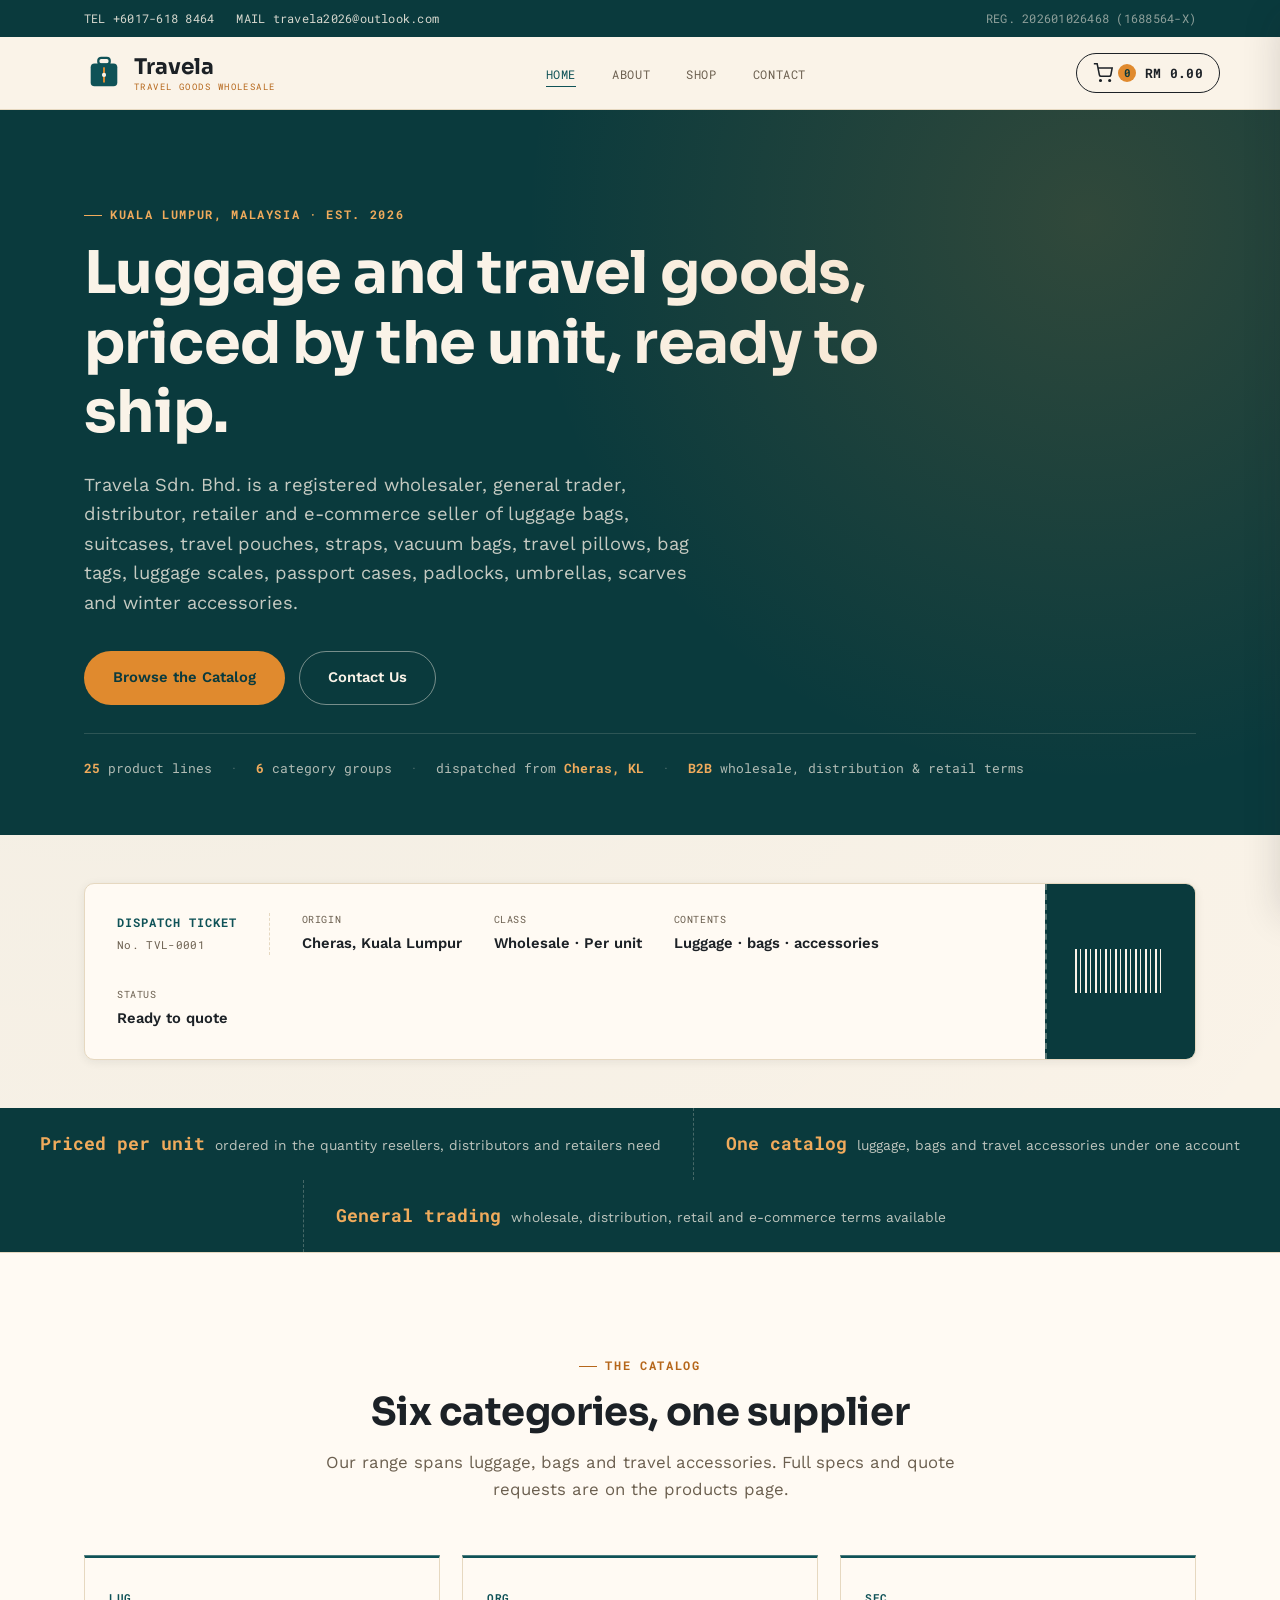
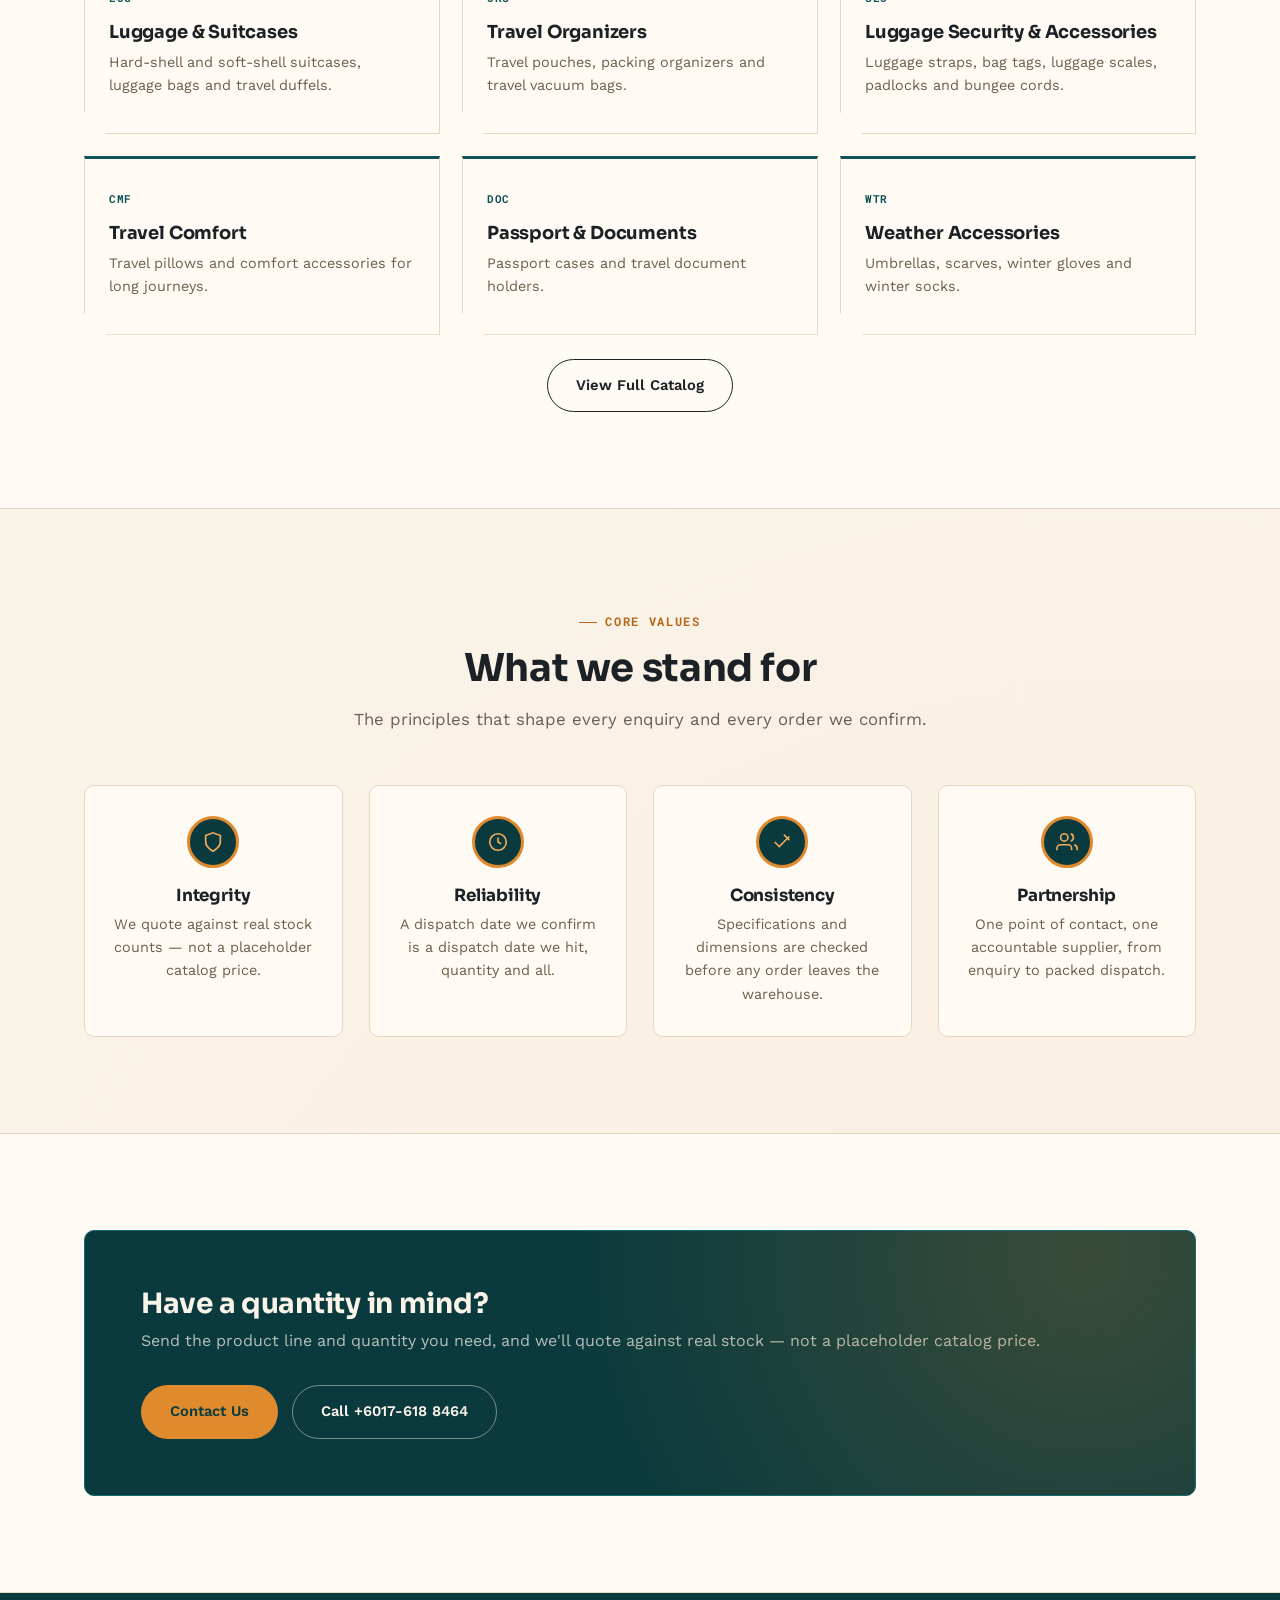
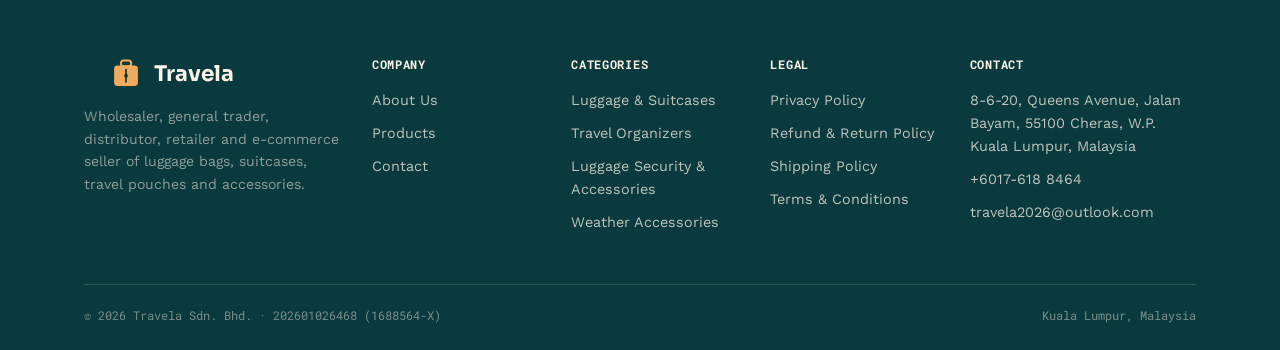
<file: index.html>
<!doctype html>
<html lang="en">
<head>
<meta charset="UTF-8">
<meta name="viewport" content="width=device-width, initial-scale=1.0">
<title>Travela | Wholesale Luggage, Bags &amp; Travel Accessories</title>
<meta name="description" content="Travela Sdn. Bhd. — wholesaler, general trader, distributor, retailer and e-commerce seller of luggage bags, suitcases, travel pouches, straps, vacuum bags, travel pillows, bag tags, luggage scales, passport cases, padlocks, umbrellas, scarves and winter accessories.">
<meta property="og:title" content="Travela | Wholesale Luggage, Bags &amp; Travel Accessories">
<meta property="og:description" content="Travela Sdn. Bhd. — wholesaler, general trader, distributor, retailer and e-commerce seller of luggage bags, suitcases, travel pouches, straps, vacuum bags, travel pillows, bag tags, luggage scales, passport cases, padlocks, umbrellas, scarves and winter accessories.">
<meta property="og:type" content="website">
<meta property="og:url" content="https://travela.store/">
<meta name="twitter:card" content="summary">
<link rel="icon" type="image/svg+xml" href="assets/favicon.svg">
<link rel="stylesheet" href="css/style.css">
</head>
<body>

<div class="topbar">
  <div class="container">
    <div class="contact-links">
      <span>TEL +6017-618 8464</span>
      <span>MAIL travela2026@outlook.com</span>
    </div>
    <div class="reg-no">REG. 202601026468 (1688564-X)</div>
  </div>
</div>

<header class="site-header">
  <nav class="nav container">
    <a href="/" class="brand">
      <svg class="brand-mark" viewBox="0 0 40 40">
        <rect x="14" y="4" width="12" height="7" rx="3" fill="none" stroke="var(--petrol)" stroke-width="2.4"/>
        <rect x="6" y="10" width="28" height="24" rx="4" fill="var(--petrol)"/>
        <rect x="19" y="14" width="2" height="16" fill="var(--amber)"/>
        <circle cx="20" cy="22" r="2.2" fill="var(--sand)"/>
      </svg>
      <span class="brand-text">Travela<small>Travel Goods Wholesale</small></span>
    </a>
    <ul class="nav-links">
      <li><a href="/" class="active">Home</a></li>
      <li><a href="about">About</a></li>
      <li><a href="products">Shop</a></li>
      <li><a href="contact">Contact</a></li>
    </ul>
    <div class="nav-actions">
      <button type="button" class="cart-toggle" data-cart-toggle aria-label="Open quote cart" aria-expanded="false">
        <svg class="cart-toggle__icon" width="20" height="20" viewBox="0 0 24 24" fill="none" stroke="currentColor" stroke-width="1.8"><circle cx="9" cy="21" r="1"/><circle cx="20" cy="21" r="1"/><path d="M1 1h4l2.68 13.39a2 2 0 0 0 2 1.61h9.72a2 2 0 0 0 2-1.61L23 6H6"/></svg>
        <span class="cart-count" data-cart-count>0</span>
        <span class="cart-toggle__total" data-cart-total>RM 0</span>
      </button>
      <button class="nav-toggle" aria-label="Toggle navigation" aria-expanded="false">
        <span></span><span></span><span></span>
      </button>
    </div>
  </nav>
</header>

<section class="hero">
  <div class="container">
    <div class="hero-copy">
      <span class="eyebrow">Kuala Lumpur, Malaysia &middot; Est. 2026</span>
      <h1>Luggage and travel goods, priced by the unit, ready to ship.</h1>
      <p class="lead">Travela Sdn. Bhd. is a registered wholesaler, general trader, distributor, retailer and e-commerce seller of luggage bags, suitcases, travel pouches, straps, vacuum bags, travel pillows, bag tags, luggage scales, passport cases, padlocks, umbrellas, scarves and winter accessories.</p>
      <div class="hero-actions">
        <a href="products" class="btn btn--amber">Browse the Catalog</a>
        <a href="contact" class="btn btn--outline">Contact Us</a>
      </div>
      <div class="hero-stats-line">
        <span><strong>25</strong> product lines</span>
        <span class="divider">&middot;</span>
        <span><strong>6</strong> category groups</span>
        <span class="divider">&middot;</span>
        <span>dispatched from <strong>Cheras, KL</strong></span>
        <span class="divider">&middot;</span>
        <span><strong>B2B</strong> wholesale, distribution &amp; retail terms</span>
      </div>
    </div>
  </div>
</section>

<section class="section" style="padding-top:48px; padding-bottom:48px;">
  <div class="container">
    <div class="dispatch-strip" data-reveal>
      <div class="dispatch-strip__main">
        <div class="dispatch-strip__title">Dispatch Ticket<span>No. TVL-0001</span></div>
        <dl class="dispatch-strip__field">
          <dt>Origin</dt>
          <dd>Cheras, Kuala Lumpur</dd>
        </dl>
        <dl class="dispatch-strip__field">
          <dt>Class</dt>
          <dd>Wholesale &middot; Per unit</dd>
        </dl>
        <dl class="dispatch-strip__field">
          <dt>Contents</dt>
          <dd>Luggage &middot; bags &middot; accessories</dd>
        </dl>
        <dl class="dispatch-strip__field">
          <dt>Status</dt>
          <dd>Ready to quote</dd>
        </dl>
      </div>
      <div class="dispatch-strip__stub">
        <div class="dispatch-strip__barcode" aria-hidden="true"></div>
      </div>
    </div>
  </div>
</section>

<section class="spec-bar">
  <div class="spec-bar__item" data-reveal>
    <strong>Priced per unit</strong>
    <span>ordered in the quantity resellers, distributors and retailers need</span>
  </div>
  <div class="spec-bar__item" data-reveal>
    <strong>One catalog</strong>
    <span>luggage, bags and travel accessories under one account</span>
  </div>
  <div class="spec-bar__item" data-reveal>
    <strong>General trading</strong>
    <span>wholesale, distribution, retail and e-commerce terms available</span>
  </div>
</section>

<section class="section section--alt">
  <div class="container">
    <div class="section-head">
      <span class="eyebrow">The Catalog</span>
      <h2>Six categories, one supplier</h2>
      <p>Our range spans luggage, bags and travel accessories. Full specs and quote requests are on the products page.</p>
    </div>
    <div class="category-strip">
      <div class="ticket-card" data-reveal>
        <span class="tag-code mono">LUG</span>
        <h3>Luggage &amp; Suitcases</h3>
        <p>Hard-shell and soft-shell suitcases, luggage bags and travel duffels.</p>
      </div>
      <div class="ticket-card" data-reveal>
        <span class="tag-code mono">ORG</span>
        <h3>Travel Organizers</h3>
        <p>Travel pouches, packing organizers and travel vacuum bags.</p>
      </div>
      <div class="ticket-card" data-reveal>
        <span class="tag-code mono">SEC</span>
        <h3>Luggage Security &amp; Accessories</h3>
        <p>Luggage straps, bag tags, luggage scales, padlocks and bungee cords.</p>
      </div>
      <div class="ticket-card" data-reveal>
        <span class="tag-code mono">CMF</span>
        <h3>Travel Comfort</h3>
        <p>Travel pillows and comfort accessories for long journeys.</p>
      </div>
      <div class="ticket-card" data-reveal>
        <span class="tag-code mono">DOC</span>
        <h3>Passport &amp; Documents</h3>
        <p>Passport cases and travel document holders.</p>
      </div>
      <div class="ticket-card" data-reveal>
        <span class="tag-code mono">WTR</span>
        <h3>Weather Accessories</h3>
        <p>Umbrellas, scarves, winter gloves and winter socks.</p>
      </div>
    </div>
    <div style="text-align:center; margin-top:24px;">
      <a href="products" class="btn btn--outline-dark">View Full Catalog</a>
    </div>
  </div>
</section>

<section class="section">
  <div class="container">
    <div class="section-head">
      <span class="eyebrow">Core Values</span>
      <h2>What we stand for</h2>
      <p>The principles that shape every enquiry and every order we confirm.</p>
    </div>
    <div class="grid grid--4">
      <div class="value-badge" data-reveal>
        <div class="value-badge__icon"><svg width="22" height="22" viewBox="0 0 24 24" fill="none" stroke="currentColor" stroke-width="1.8"><path d="M12 22s8-4 8-10V5l-8-3-8 3v7c0 6 8 10 8 10Z"/></svg></div>
        <h3>Integrity</h3>
        <p>We quote against real stock counts &mdash; not a placeholder catalog price.</p>
      </div>
      <div class="value-badge" data-reveal>
        <div class="value-badge__icon"><svg width="22" height="22" viewBox="0 0 24 24" fill="none" stroke="currentColor" stroke-width="1.8"><circle cx="12" cy="12" r="9"/><path d="M12 7v5l3.5 2"/></svg></div>
        <h3>Reliability</h3>
        <p>A dispatch date we confirm is a dispatch date we hit, quantity and all.</p>
      </div>
      <div class="value-badge" data-reveal>
        <div class="value-badge__icon"><svg width="22" height="22" viewBox="0 0 24 24" fill="none" stroke="currentColor" stroke-width="1.8"><path d="M20 6 9 17l-5-5"/><path d="M14 4l6 6"/></svg></div>
        <h3>Consistency</h3>
        <p>Specifications and dimensions are checked before any order leaves the warehouse.</p>
      </div>
      <div class="value-badge" data-reveal>
        <div class="value-badge__icon"><svg width="22" height="22" viewBox="0 0 24 24" fill="none" stroke="currentColor" stroke-width="1.8"><path d="M17 21v-2a4 4 0 0 0-4-4H5a4 4 0 0 0-4 4v2"/><circle cx="9" cy="7" r="4"/><path d="M23 21v-2a4 4 0 0 0-3-3.87M16 3.13a4 4 0 0 1 0 7.75"/></svg></div>
        <h3>Partnership</h3>
        <p>One point of contact, one accountable supplier, from enquiry to packed dispatch.</p>
      </div>
    </div>
  </div>
</section>

<section class="section section--alt">
  <div class="container">
    <div class="cta-banner">
      <div>
        <h2>Have a quantity in mind?</h2>
        <p>Send the product line and quantity you need, and we'll quote against real stock &mdash; not a placeholder catalog price.</p>
      </div>
      <div class="cta-actions">
        <a href="contact" class="btn btn--amber">Contact Us</a>
        <a href="tel:+60176188464" class="btn btn--outline">Call +6017-618 8464</a>
      </div>
    </div>
  </div>
</section>

<footer class="site-footer">
  <div class="container">
    <div class="footer-grid">
      <div class="footer-brand">
        <div class="brand" style="color:#faf3e8;">
          <svg class="brand-mark" viewBox="0 0 40 40">
            <rect x="14" y="4" width="12" height="7" rx="3" fill="none" stroke="var(--amber-light)" stroke-width="2.4"/>
            <rect x="6" y="10" width="28" height="24" rx="4" fill="var(--amber-light)"/>
            <rect x="19" y="14" width="2" height="16" fill="var(--petrol-deep)"/>
            <circle cx="20" cy="22" r="2.2" fill="var(--petrol-deep)"/>
          </svg>
          <span>Travela</span>
        </div>
        <p>Wholesaler, general trader, distributor, retailer and e-commerce seller of luggage bags, suitcases, travel pouches and accessories.</p>
      </div>
      <div>
        <h4>Company</h4>
        <ul>
          <li><a href="about">About Us</a></li>
          <li><a href="products">Products</a></li>
          <li><a href="contact">Contact</a></li>
        </ul>
      </div>
      <div>
        <h4>Categories</h4>
        <ul>
          <li><a href="products">Luggage &amp; Suitcases</a></li>
          <li><a href="products">Travel Organizers</a></li>
          <li><a href="products">Luggage Security &amp; Accessories</a></li>
          <li><a href="products">Weather Accessories</a></li>
        </ul>
      </div>
      <div>
        <h4>Legal</h4>
        <ul>
          <li><a href="privacy-policy">Privacy Policy</a></li>
          <li><a href="refund-policy">Refund &amp; Return Policy</a></li>
          <li><a href="shipping-policy">Shipping Policy</a></li>
          <li><a href="terms-conditions">Terms &amp; Conditions</a></li>
        </ul>
      </div>
      <div>
        <h4>Contact</h4>
        <ul>
          <li>8-6-20, Queens Avenue, Jalan Bayam, 55100 Cheras, W.P. Kuala Lumpur, Malaysia</li>
          <li><a href="tel:+60176188464">+6017-618 8464</a></li>
          <li><a href="mailto:travela2026@outlook.com">travela2026@outlook.com</a></li>
        </ul>
      </div>
    </div>
    <div class="footer-bottom">
      <span>&copy; <span id="year"></span> Travela Sdn. Bhd. &middot; 202601026468 (1688564-X)</span>
      <span>Kuala Lumpur, Malaysia</span>
    </div>
  </div>
</footer>

<script src="js/cart.js"></script>
<script src="js/main.js"></script>
</body>
</html>
</file>
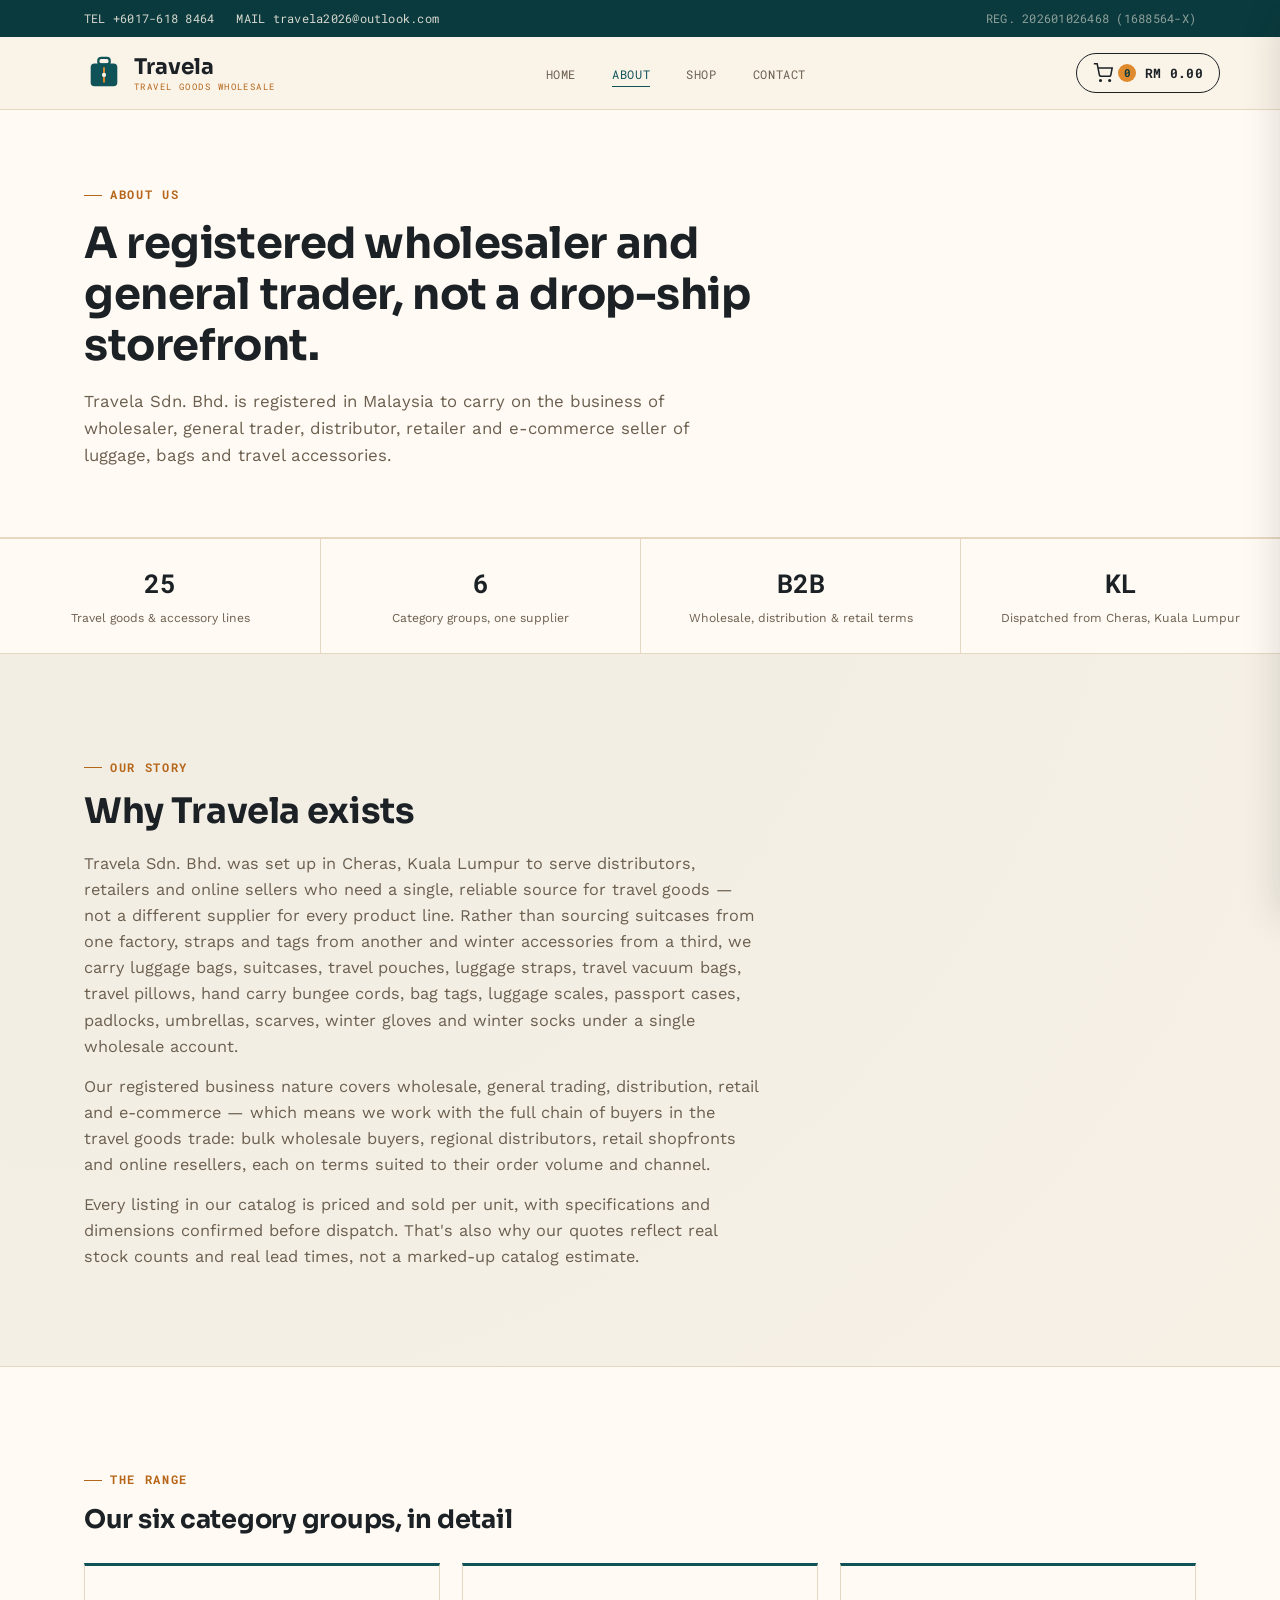
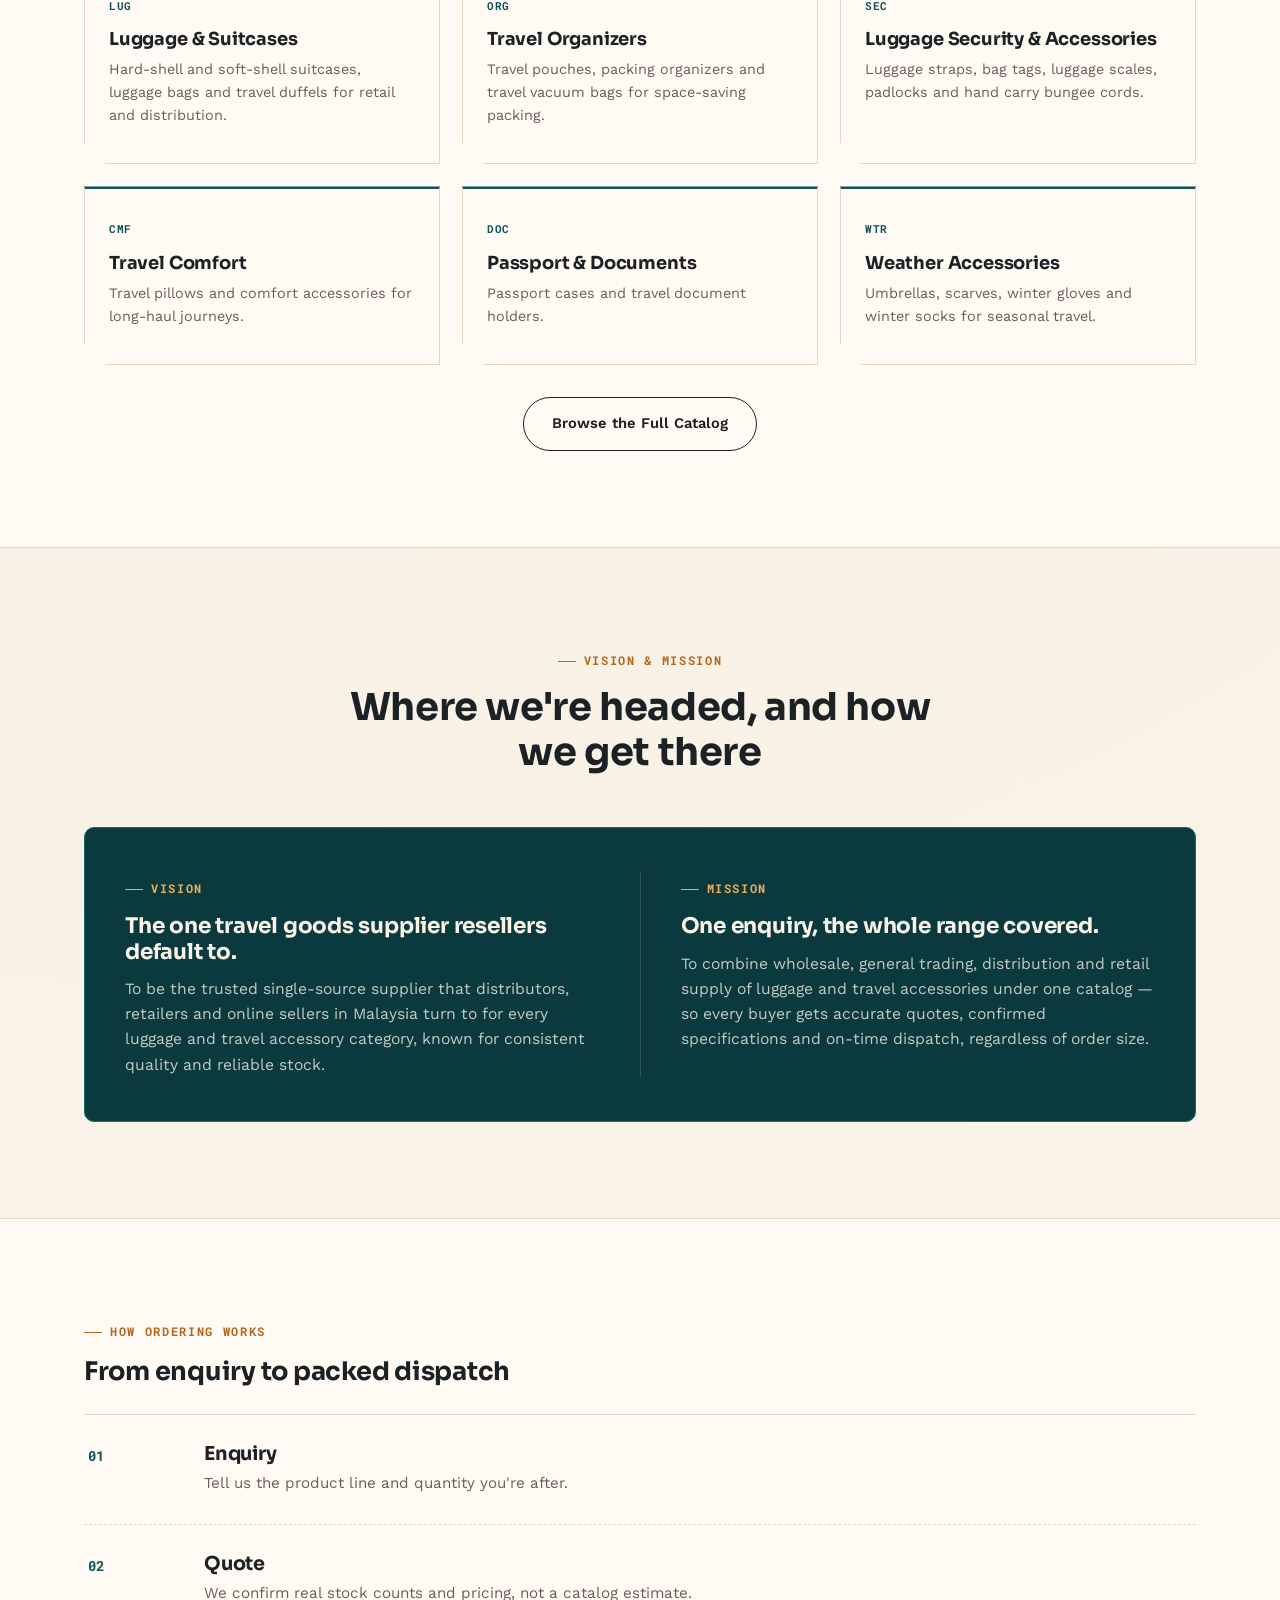
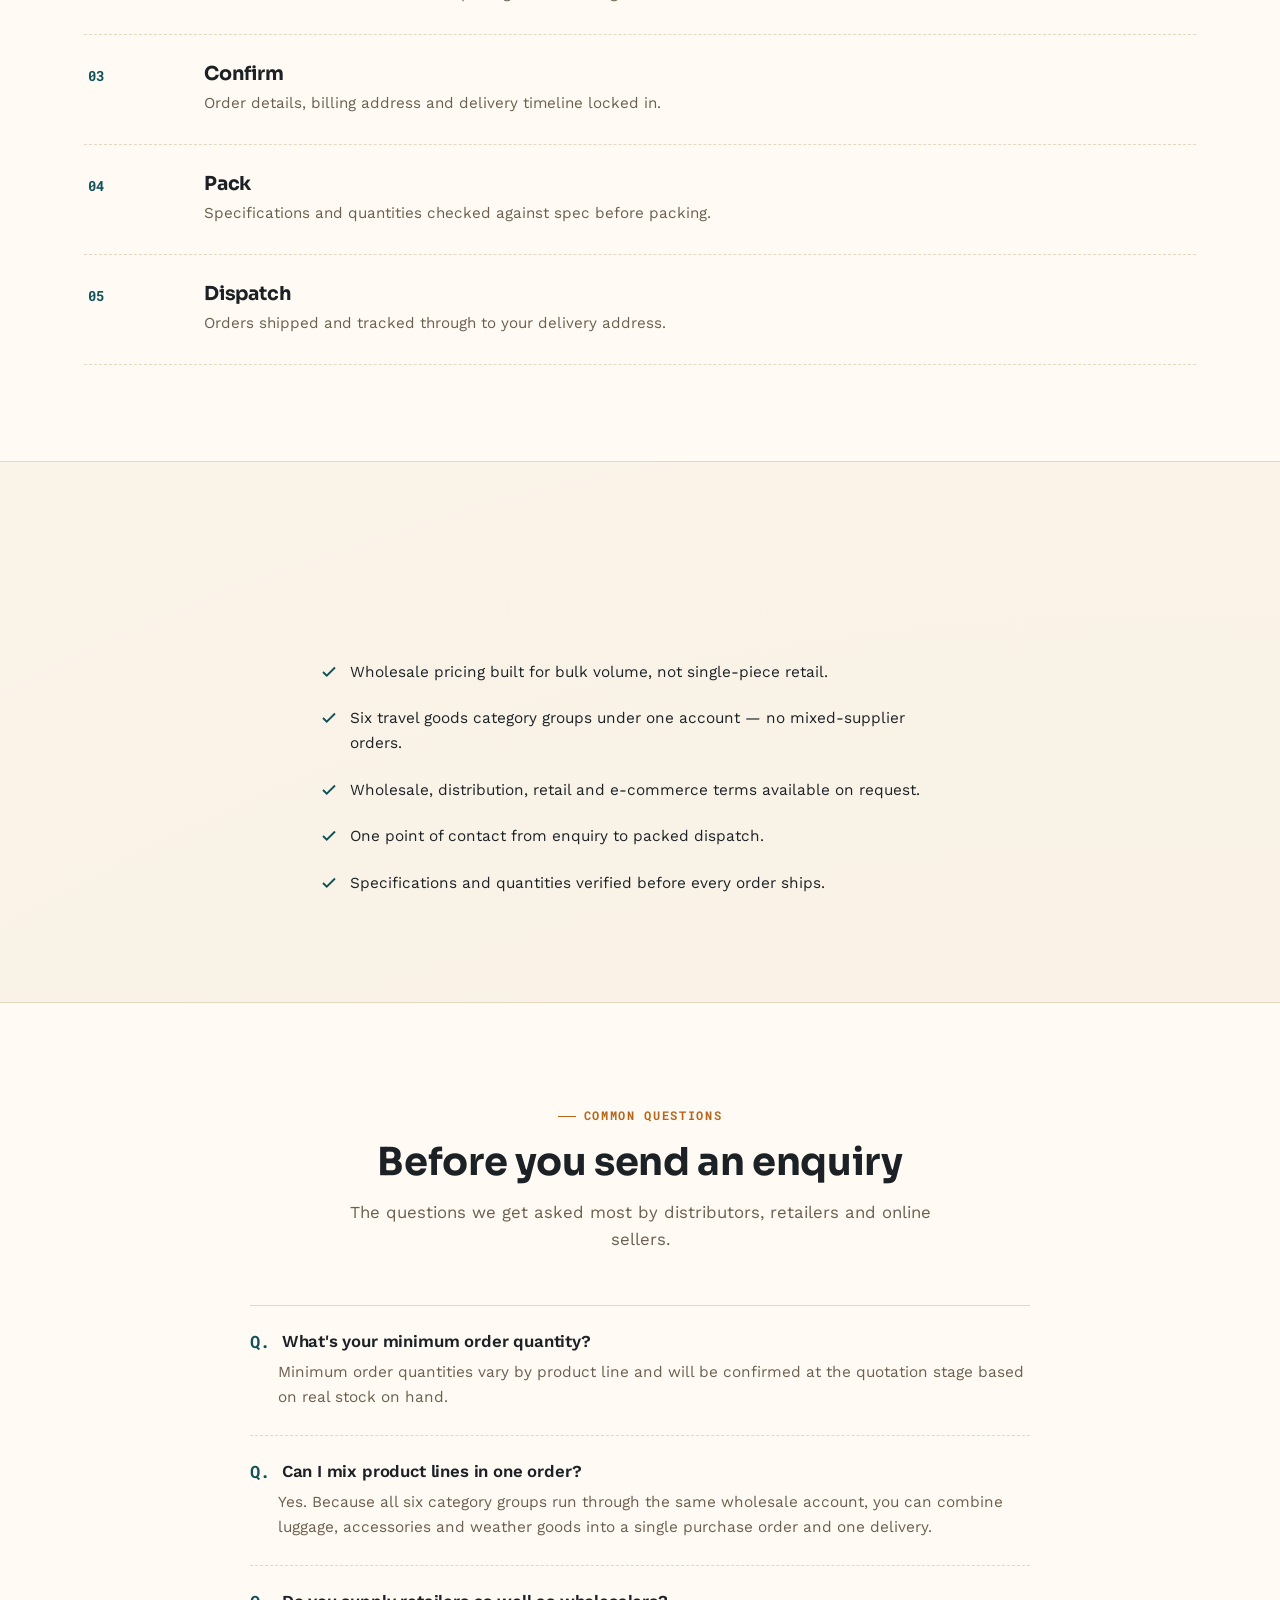
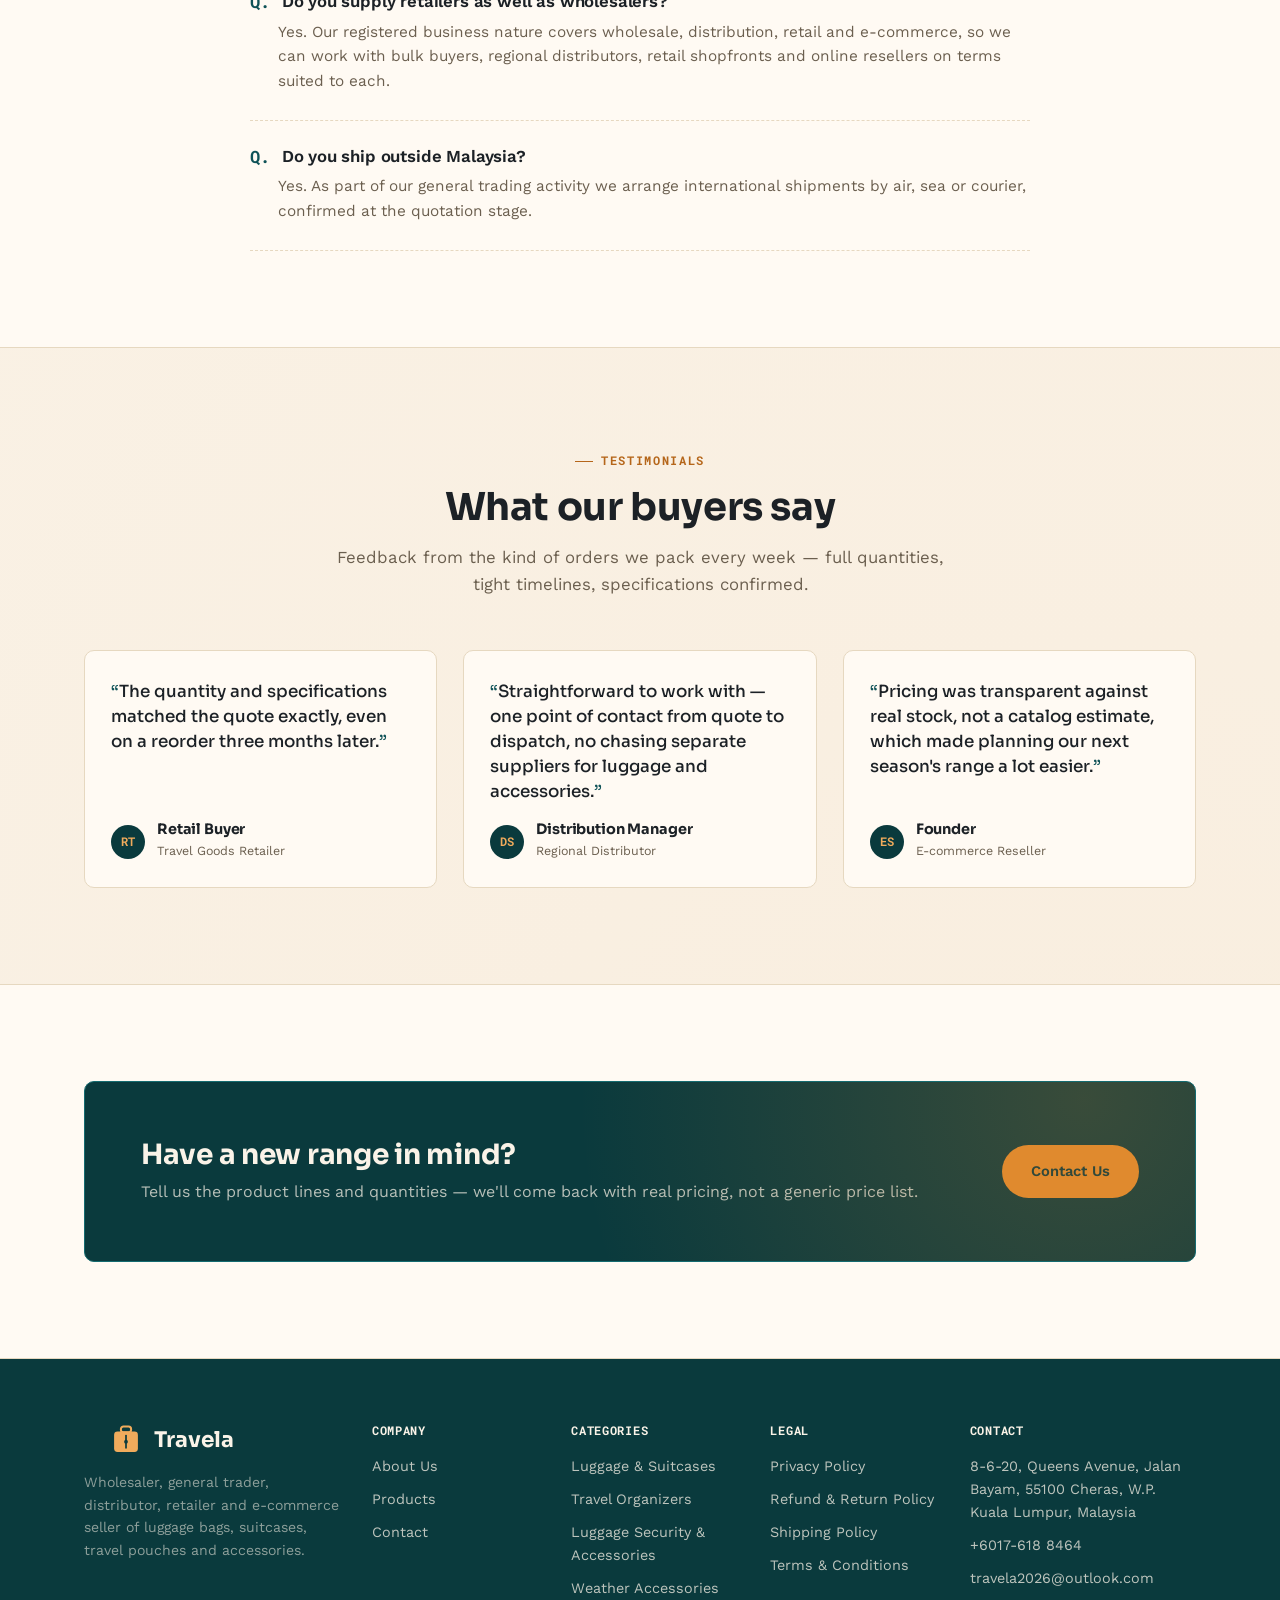
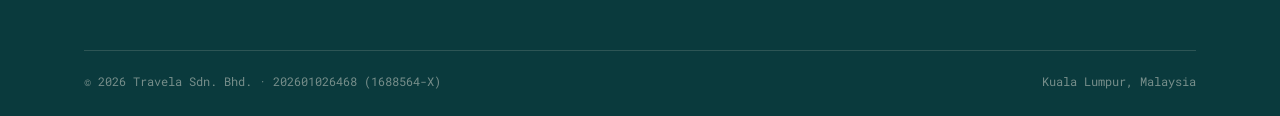
<file: about.html>
<!doctype html>
<html lang="en">
<head>
<meta charset="UTF-8">
<meta name="viewport" content="width=device-width, initial-scale=1.0">
<title>About Us | Travela Sdn. Bhd.</title>
<meta name="description" content="Learn about Travela Sdn. Bhd. — company registration, business nature and what we offer as a wholesaler, general trader, distributor, retailer and e-commerce seller of luggage, bags and travel accessories.">
<meta property="og:title" content="About Us | Travela Sdn. Bhd.">
<meta property="og:description" content="Learn about Travela Sdn. Bhd. — company registration, business nature and what we offer as a wholesaler, general trader, distributor, retailer and e-commerce seller of luggage, bags and travel accessories.">
<meta property="og:type" content="website">
<meta property="og:url" content="https://travela.store/about">
<meta name="twitter:card" content="summary">
<link rel="icon" type="image/svg+xml" href="assets/favicon.svg">
<link rel="stylesheet" href="css/style.css">
</head>
<body>

<div class="topbar">
  <div class="container">
    <div class="contact-links">
      <span>TEL +6017-618 8464</span>
      <span>MAIL travela2026@outlook.com</span>
    </div>
    <div class="reg-no">REG. 202601026468 (1688564-X)</div>
  </div>
</div>

<header class="site-header">
  <nav class="nav container">
    <a href="/" class="brand">
      <svg class="brand-mark" viewBox="0 0 40 40">
        <rect x="14" y="4" width="12" height="7" rx="3" fill="none" stroke="var(--petrol)" stroke-width="2.4"/>
        <rect x="6" y="10" width="28" height="24" rx="4" fill="var(--petrol)"/>
        <rect x="19" y="14" width="2" height="16" fill="var(--amber)"/>
        <circle cx="20" cy="22" r="2.2" fill="var(--sand)"/>
      </svg>
      <span class="brand-text">Travela<small>Travel Goods Wholesale</small></span>
    </a>
    <ul class="nav-links">
      <li><a href="/">Home</a></li>
      <li><a href="about" class="active">About</a></li>
      <li><a href="products">Shop</a></li>
      <li><a href="contact">Contact</a></li>
    </ul>
    <div class="nav-actions">
      <button type="button" class="cart-toggle" data-cart-toggle aria-label="Open quote cart" aria-expanded="false">
        <svg class="cart-toggle__icon" width="20" height="20" viewBox="0 0 24 24" fill="none" stroke="currentColor" stroke-width="1.8"><circle cx="9" cy="21" r="1"/><circle cx="20" cy="21" r="1"/><path d="M1 1h4l2.68 13.39a2 2 0 0 0 2 1.61h9.72a2 2 0 0 0 2-1.61L23 6H6"/></svg>
        <span class="cart-count" data-cart-count>0</span>
        <span class="cart-toggle__total" data-cart-total>RM 0</span>
      </button>
      <button class="nav-toggle" aria-label="Toggle navigation" aria-expanded="false">
        <span></span><span></span><span></span>
      </button>
    </div>
  </nav>
</header>

<section class="about-hero">
  <div class="container">
    <span class="eyebrow">About Us</span>
    <h1 style="font-size:clamp(1.9rem,3.5vw,2.7rem); max-width:760px;">A registered wholesaler and general trader, not a drop-ship storefront.</h1>
    <p style="color:var(--muted); max-width:640px; margin-top:16px; font-size:1.05rem;">Travela Sdn. Bhd. is registered in Malaysia to carry on the business of wholesaler, general trader, distributor, retailer and e-commerce seller of luggage, bags and travel accessories.</p>
  </div>
</section>

<section class="stat-strip">
  <div data-reveal>
    <strong>25</strong>
    <span>Travel goods &amp; accessory lines</span>
  </div>
  <div data-reveal>
    <strong>6</strong>
    <span>Category groups, one supplier</span>
  </div>
  <div data-reveal>
    <strong>B2B</strong>
    <span>Wholesale, distribution &amp; retail terms</span>
  </div>
  <div data-reveal>
    <strong>KL</strong>
    <span>Dispatched from Cheras, Kuala Lumpur</span>
  </div>
</section>

<section class="section">
  <div class="container">
    <span class="eyebrow">Our Story</span>
    <h2 style="font-size:clamp(1.6rem,3vw,2.2rem); max-width:720px; margin-bottom:18px;">Why Travela exists</h2>
    <p style="color:var(--muted); max-width:680px; font-size:1.02rem; margin-bottom:14px;">Travela Sdn. Bhd. was set up in Cheras, Kuala Lumpur to serve distributors, retailers and online sellers who need a single, reliable source for travel goods &mdash; not a different supplier for every product line. Rather than sourcing suitcases from one factory, straps and tags from another and winter accessories from a third, we carry luggage bags, suitcases, travel pouches, luggage straps, travel vacuum bags, travel pillows, hand carry bungee cords, bag tags, luggage scales, passport cases, padlocks, umbrellas, scarves, winter gloves and winter socks under a single wholesale account.</p>
    <p style="color:var(--muted); max-width:680px; font-size:1.02rem; margin-bottom:14px;">Our registered business nature covers wholesale, general trading, distribution, retail and e-commerce &mdash; which means we work with the full chain of buyers in the travel goods trade: bulk wholesale buyers, regional distributors, retail shopfronts and online resellers, each on terms suited to their order volume and channel.</p>
    <p style="color:var(--muted); max-width:680px; font-size:1.02rem;">Every listing in our catalog is priced and sold per unit, with specifications and dimensions confirmed before dispatch. That's also why our quotes reflect real stock counts and real lead times, not a marked-up catalog estimate.</p>
  </div>
</section>

<section class="section section--alt">
  <div class="container">
    <div class="section-head" style="text-align:left; margin:0 0 28px; max-width:none;">
      <span class="eyebrow">The Range</span>
      <h2 style="font-size:1.6rem;">Our six category groups, in detail</h2>
    </div>
    <div class="category-strip">
      <div class="ticket-card" data-reveal>
        <span class="tag-code mono">LUG</span>
        <h3>Luggage &amp; Suitcases</h3>
        <p>Hard-shell and soft-shell suitcases, luggage bags and travel duffels for retail and distribution.</p>
      </div>
      <div class="ticket-card" data-reveal>
        <span class="tag-code mono">ORG</span>
        <h3>Travel Organizers</h3>
        <p>Travel pouches, packing organizers and travel vacuum bags for space-saving packing.</p>
      </div>
      <div class="ticket-card" data-reveal>
        <span class="tag-code mono">SEC</span>
        <h3>Luggage Security &amp; Accessories</h3>
        <p>Luggage straps, bag tags, luggage scales, padlocks and hand carry bungee cords.</p>
      </div>
      <div class="ticket-card" data-reveal>
        <span class="tag-code mono">CMF</span>
        <h3>Travel Comfort</h3>
        <p>Travel pillows and comfort accessories for long-haul journeys.</p>
      </div>
      <div class="ticket-card" data-reveal>
        <span class="tag-code mono">DOC</span>
        <h3>Passport &amp; Documents</h3>
        <p>Passport cases and travel document holders.</p>
      </div>
      <div class="ticket-card" data-reveal>
        <span class="tag-code mono">WTR</span>
        <h3>Weather Accessories</h3>
        <p>Umbrellas, scarves, winter gloves and winter socks for seasonal travel.</p>
      </div>
    </div>
    <div style="text-align:center; margin-top:32px;">
      <a href="products" class="btn btn--outline-dark">Browse the Full Catalog</a>
    </div>
  </div>
</section>

<section class="section">
  <div class="container">
    <div class="section-head">
      <span class="eyebrow">Vision &amp; Mission</span>
      <h2>Where we're headed, and how we get there</h2>
    </div>
    <div class="compass-panel" data-reveal>
      <div>
        <span class="eyebrow">Vision</span>
        <h3>The one travel goods supplier resellers default to.</h3>
        <p>To be the trusted single-source supplier that distributors, retailers and online sellers in Malaysia turn to for every luggage and travel accessory category, known for consistent quality and reliable stock.</p>
      </div>
      <div class="compass-panel__divider" aria-hidden="true"></div>
      <div>
        <span class="eyebrow">Mission</span>
        <h3>One enquiry, the whole range covered.</h3>
        <p>To combine wholesale, general trading, distribution and retail supply of luggage and travel accessories under one catalog &mdash; so every buyer gets accurate quotes, confirmed specifications and on-time dispatch, regardless of order size.</p>
      </div>
    </div>
  </div>
</section>

<section class="section section--alt">
  <div class="container">
    <div class="section-head" style="text-align:left; margin:0 0 28px; max-width:none;">
      <span class="eyebrow">How Ordering Works</span>
      <h2 style="font-size:1.6rem;">From enquiry to packed dispatch</h2>
    </div>
    <div class="rail">
      <div class="rail-row" data-reveal>
        <span class="rail-code mono">01</span>
        <div class="rail-body">
          <h3>Enquiry</h3>
          <p>Tell us the product line and quantity you're after.</p>
        </div>
      </div>
      <div class="rail-row" data-reveal>
        <span class="rail-code mono">02</span>
        <div class="rail-body">
          <h3>Quote</h3>
          <p>We confirm real stock counts and pricing, not a catalog estimate.</p>
        </div>
      </div>
      <div class="rail-row" data-reveal>
        <span class="rail-code mono">03</span>
        <div class="rail-body">
          <h3>Confirm</h3>
          <p>Order details, billing address and delivery timeline locked in.</p>
        </div>
      </div>
      <div class="rail-row" data-reveal>
        <span class="rail-code mono">04</span>
        <div class="rail-body">
          <h3>Pack</h3>
          <p>Specifications and quantities checked against spec before packing.</p>
        </div>
      </div>
      <div class="rail-row" data-reveal>
        <span class="rail-code mono">05</span>
        <div class="rail-body">
          <h3>Dispatch</h3>
          <p>Orders shipped and tracked through to your delivery address.</p>
        </div>
      </div>
    </div>
  </div>
</section>

<section class="section">
  <div class="container">
    <div data-reveal style="max-width:640px; margin:0 auto; text-align:center;">
      <span class="eyebrow">Why Travela</span>
      <h2 style="font-size:1.6rem; margin-bottom:20px;">What working with Travela buys you</h2>
    </div>
    <ul class="checklist" style="max-width:640px; margin:0 auto;">
      <li><svg width="18" height="18" viewBox="0 0 24 24" fill="none" stroke="currentColor" stroke-width="2.5"><path d="M20 6 9 17l-5-5"/></svg> Wholesale pricing built for bulk volume, not single-piece retail.</li>
      <li><svg width="18" height="18" viewBox="0 0 24 24" fill="none" stroke="currentColor" stroke-width="2.5"><path d="M20 6 9 17l-5-5"/></svg> Six travel goods category groups under one account &mdash; no mixed-supplier orders.</li>
      <li><svg width="18" height="18" viewBox="0 0 24 24" fill="none" stroke="currentColor" stroke-width="2.5"><path d="M20 6 9 17l-5-5"/></svg> Wholesale, distribution, retail and e-commerce terms available on request.</li>
      <li><svg width="18" height="18" viewBox="0 0 24 24" fill="none" stroke="currentColor" stroke-width="2.5"><path d="M20 6 9 17l-5-5"/></svg> One point of contact from enquiry to packed dispatch.</li>
      <li><svg width="18" height="18" viewBox="0 0 24 24" fill="none" stroke="currentColor" stroke-width="2.5"><path d="M20 6 9 17l-5-5"/></svg> Specifications and quantities verified before every order ships.</li>
    </ul>
  </div>
</section>

<section class="section section--alt">
  <div class="container">
    <div class="section-head">
      <span class="eyebrow">Common Questions</span>
      <h2>Before you send an enquiry</h2>
      <p>The questions we get asked most by distributors, retailers and online sellers.</p>
    </div>
    <div class="faq-list">
      <div class="faq-item" data-reveal>
        <h3>What's your minimum order quantity?</h3>
        <p>Minimum order quantities vary by product line and will be confirmed at the quotation stage based on real stock on hand.</p>
      </div>
      <div class="faq-item" data-reveal>
        <h3>Can I mix product lines in one order?</h3>
        <p>Yes. Because all six category groups run through the same wholesale account, you can combine luggage, accessories and weather goods into a single purchase order and one delivery.</p>
      </div>
      <div class="faq-item" data-reveal>
        <h3>Do you supply retailers as well as wholesalers?</h3>
        <p>Yes. Our registered business nature covers wholesale, distribution, retail and e-commerce, so we can work with bulk buyers, regional distributors, retail shopfronts and online resellers on terms suited to each.</p>
      </div>
      <div class="faq-item" data-reveal>
        <h3>Do you ship outside Malaysia?</h3>
        <p>Yes. As part of our general trading activity we arrange international shipments by air, sea or courier, confirmed at the quotation stage.</p>
      </div>
    </div>
  </div>
</section>

<section class="section">
  <div class="container">
    <div class="section-head">
      <span class="eyebrow">Testimonials</span>
      <h2>What our buyers say</h2>
      <p>Feedback from the kind of orders we pack every week &mdash; full quantities, tight timelines, specifications confirmed.</p>
    </div>
    <div class="grid grid--3">
      <div class="testimonial-card" data-reveal>
        <p class="testimonial-quote">The quantity and specifications matched the quote exactly, even on a reorder three months later.</p>
        <div class="testimonial-attrib">
          <div class="testimonial-mark">RT</div>
          <div>
            <h4>Retail Buyer</h4>
            <span>Travel Goods Retailer</span>
          </div>
        </div>
      </div>
      <div class="testimonial-card" data-reveal>
        <p class="testimonial-quote">Straightforward to work with &mdash; one point of contact from quote to dispatch, no chasing separate suppliers for luggage and accessories.</p>
        <div class="testimonial-attrib">
          <div class="testimonial-mark">DS</div>
          <div>
            <h4>Distribution Manager</h4>
            <span>Regional Distributor</span>
          </div>
        </div>
      </div>
      <div class="testimonial-card" data-reveal>
        <p class="testimonial-quote">Pricing was transparent against real stock, not a catalog estimate, which made planning our next season's range a lot easier.</p>
        <div class="testimonial-attrib">
          <div class="testimonial-mark">ES</div>
          <div>
            <h4>Founder</h4>
            <span>E-commerce Reseller</span>
          </div>
        </div>
      </div>
    </div>
  </div>
</section>

<section class="section section--alt">
  <div class="container">
    <div class="cta-banner">
      <div>
        <h2>Have a new range in mind?</h2>
        <p>Tell us the product lines and quantities &mdash; we'll come back with real pricing, not a generic price list.</p>
      </div>
      <div class="cta-actions">
        <a href="contact" class="btn btn--amber">Contact Us</a>
      </div>
    </div>
  </div>
</section>

<footer class="site-footer">
  <div class="container">
    <div class="footer-grid">
      <div class="footer-brand">
        <div class="brand" style="color:#faf3e8;">
          <svg class="brand-mark" viewBox="0 0 40 40">
            <rect x="14" y="4" width="12" height="7" rx="3" fill="none" stroke="var(--amber-light)" stroke-width="2.4"/>
            <rect x="6" y="10" width="28" height="24" rx="4" fill="var(--amber-light)"/>
            <rect x="19" y="14" width="2" height="16" fill="var(--petrol-deep)"/>
            <circle cx="20" cy="22" r="2.2" fill="var(--petrol-deep)"/>
          </svg>
          <span>Travela</span>
        </div>
        <p>Wholesaler, general trader, distributor, retailer and e-commerce seller of luggage bags, suitcases, travel pouches and accessories.</p>
      </div>
      <div>
        <h4>Company</h4>
        <ul>
          <li><a href="about">About Us</a></li>
          <li><a href="products">Products</a></li>
          <li><a href="contact">Contact</a></li>
        </ul>
      </div>
      <div>
        <h4>Categories</h4>
        <ul>
          <li><a href="products">Luggage &amp; Suitcases</a></li>
          <li><a href="products">Travel Organizers</a></li>
          <li><a href="products">Luggage Security &amp; Accessories</a></li>
          <li><a href="products">Weather Accessories</a></li>
        </ul>
      </div>
      <div>
        <h4>Legal</h4>
        <ul>
          <li><a href="privacy-policy">Privacy Policy</a></li>
          <li><a href="refund-policy">Refund &amp; Return Policy</a></li>
          <li><a href="shipping-policy">Shipping Policy</a></li>
          <li><a href="terms-conditions">Terms &amp; Conditions</a></li>
        </ul>
      </div>
      <div>
        <h4>Contact</h4>
        <ul>
          <li>8-6-20, Queens Avenue, Jalan Bayam, 55100 Cheras, W.P. Kuala Lumpur, Malaysia</li>
          <li><a href="tel:+60176188464">+6017-618 8464</a></li>
          <li><a href="mailto:travela2026@outlook.com">travela2026@outlook.com</a></li>
        </ul>
      </div>
    </div>
    <div class="footer-bottom">
      <span>&copy; <span id="year"></span> Travela Sdn. Bhd. &middot; 202601026468 (1688564-X)</span>
      <span>Kuala Lumpur, Malaysia</span>
    </div>
  </div>
</footer>

<script src="js/cart.js"></script>
<script src="js/main.js"></script>
</body>
</html>
</file>
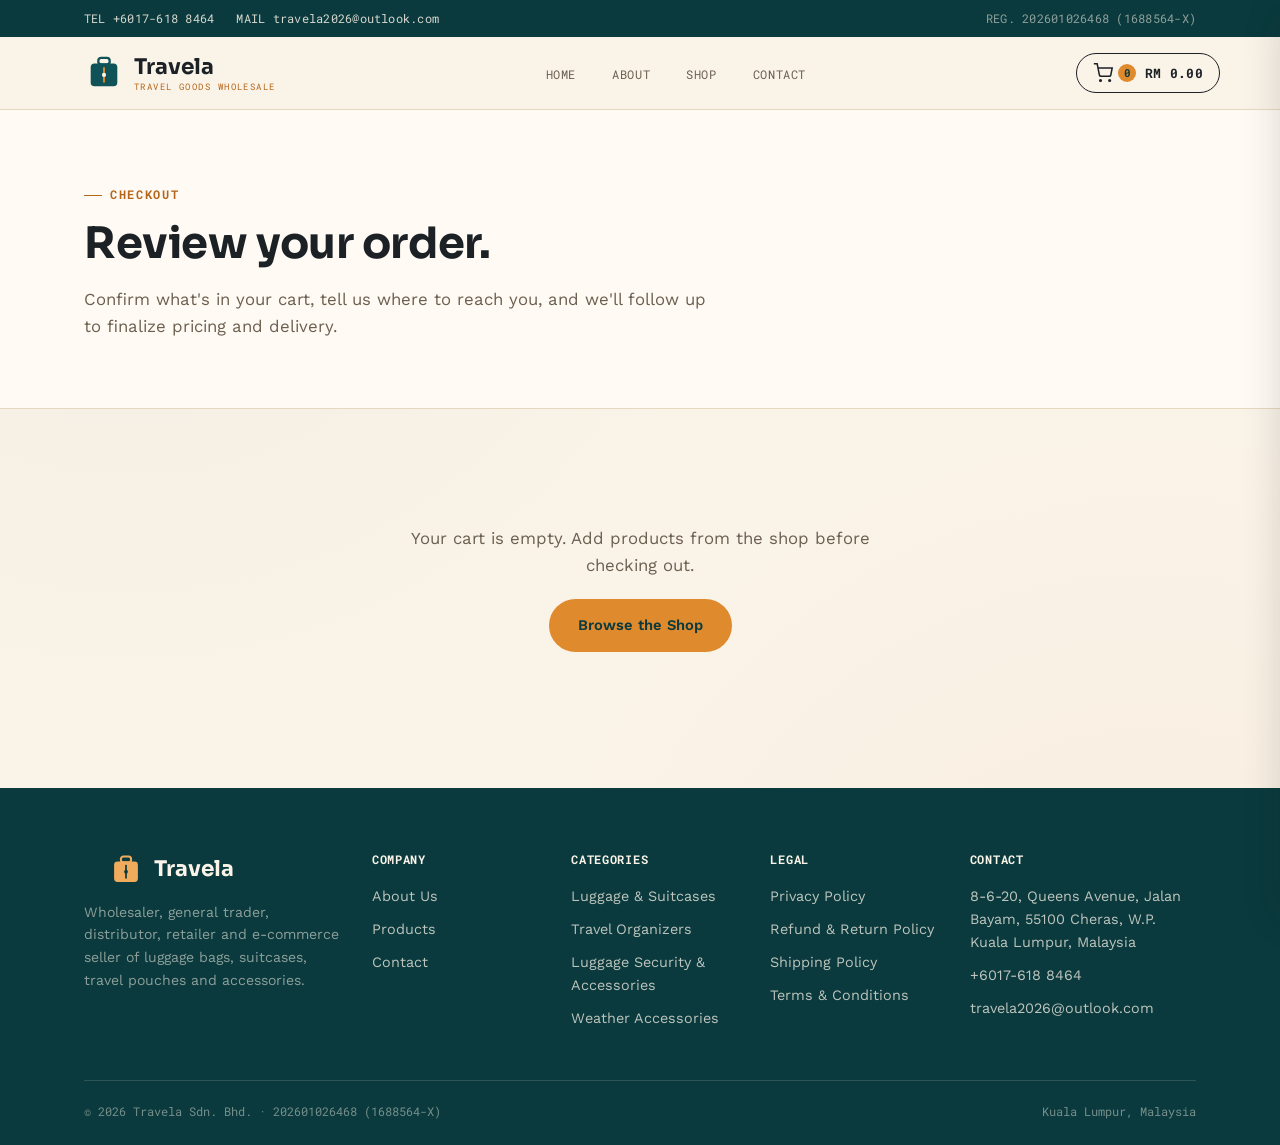
<file: checkout.html>
<!doctype html>
<html lang="en">
<head>
<meta charset="UTF-8">
<meta name="viewport" content="width=device-width, initial-scale=1.0">
<title>Checkout | Travela Sdn. Bhd.</title>
<meta name="description" content="Review your quote cart, enter your contact and billing details, and place your order with Travela Sdn. Bhd.">
<meta property="og:title" content="Checkout | Travela Sdn. Bhd.">
<meta property="og:description" content="Review your quote cart, enter your contact and billing details, and place your order with Travela Sdn. Bhd.">
<meta property="og:type" content="website">
<meta property="og:url" content="https://travela.store/checkout">
<meta name="twitter:card" content="summary">
<link rel="icon" type="image/svg+xml" href="assets/favicon.svg">
<link rel="stylesheet" href="css/style.css">
</head>
<body>

<div class="topbar">
  <div class="container">
    <div class="contact-links">
      <span>TEL +6017-618 8464</span>
      <span>MAIL travela2026@outlook.com</span>
    </div>
    <div class="reg-no">REG. 202601026468 (1688564-X)</div>
  </div>
</div>

<header class="site-header">
  <nav class="nav container">
    <a href="/" class="brand">
      <svg class="brand-mark" viewBox="0 0 40 40">
        <rect x="14" y="4" width="12" height="7" rx="3" fill="none" stroke="var(--petrol)" stroke-width="2.4"/>
        <rect x="6" y="10" width="28" height="24" rx="4" fill="var(--petrol)"/>
        <rect x="19" y="14" width="2" height="16" fill="var(--amber)"/>
        <circle cx="20" cy="22" r="2.2" fill="var(--sand)"/>
      </svg>
      <span class="brand-text">Travela<small>Travel Goods Wholesale</small></span>
    </a>
    <ul class="nav-links">
      <li><a href="/">Home</a></li>
      <li><a href="about">About</a></li>
      <li><a href="products">Shop</a></li>
      <li><a href="contact">Contact</a></li>
    </ul>
    <div class="nav-actions">
      <button type="button" class="cart-toggle" data-cart-toggle aria-label="Open quote cart" aria-expanded="false">
        <svg class="cart-toggle__icon" width="20" height="20" viewBox="0 0 24 24" fill="none" stroke="currentColor" stroke-width="1.8"><circle cx="9" cy="21" r="1"/><circle cx="20" cy="21" r="1"/><path d="M1 1h4l2.68 13.39a2 2 0 0 0 2 1.61h9.72a2 2 0 0 0 2-1.61L23 6H6"/></svg>
        <span class="cart-count" data-cart-count>0</span>
        <span class="cart-toggle__total" data-cart-total>RM 0</span>
      </button>
      <button class="nav-toggle" aria-label="Toggle navigation" aria-expanded="false">
        <span></span><span></span><span></span>
      </button>
    </div>
  </nav>
</header>

<section class="about-hero">
  <div class="container">
    <span class="eyebrow">Checkout</span>
    <h1 style="font-size:clamp(1.9rem,3.5vw,2.7rem); max-width:760px;">Review your order.</h1>
    <p style="color:var(--muted); max-width:640px; margin-top:16px; font-size:1.05rem;">Confirm what's in your cart, tell us where to reach you, and we'll follow up to finalize pricing and delivery.</p>
  </div>
</section>

<section class="section">
  <div class="container">

    <div data-checkout-empty-page style="display:none; text-align:center; max-width:480px; margin:0 auto; padding:20px 0 40px;">
      <p style="color:var(--muted); font-size:1.05rem; margin-bottom:20px;">Your cart is empty. Add products from the shop before checking out.</p>
      <a href="products" class="btn btn--amber">Browse the Shop</a>
    </div>

    <div class="checkout-grid" data-checkout-grid>

      <div data-reveal>
        <form data-checkout-form action="mailto:travela2026@outlook.com" method="post" enctype="text/plain">
          <div class="form-panel">

            <div class="checkout-form-section">
              <h3>Contact Information</h3>
              <div class="form-grid-2">
                <div class="form-row">
                  <label for="co-name">Full Name</label>
                  <input type="text" id="co-name" name="Name" required>
                </div>
                <div class="form-row">
                  <label for="co-company">Company Name</label>
                  <input type="text" id="co-company" name="Company">
                </div>
              </div>
              <div class="form-grid-2">
                <div class="form-row">
                  <label for="co-email">Email Address</label>
                  <input type="email" id="co-email" name="Email" required>
                </div>
                <div class="form-row">
                  <label for="co-phone">Phone Number</label>
                  <input type="tel" id="co-phone" name="Phone" required>
                </div>
              </div>
            </div>

            <hr class="form-divider">

            <div class="checkout-form-section">
              <h3>Billing Address</h3>
              <div class="form-row">
                <label for="co-address1">Address Line 1</label>
                <input type="text" id="co-address1" name="Address1" required>
              </div>
              <div class="form-row">
                <label for="co-address2">Address Line 2</label>
                <input type="text" id="co-address2" name="Address2">
              </div>
              <div class="form-grid-2">
                <div class="form-row">
                  <label for="co-city">City</label>
                  <input type="text" id="co-city" name="City" required>
                </div>
                <div class="form-row">
                  <label for="co-state">State</label>
                  <input type="text" id="co-state" name="State">
                </div>
              </div>
              <div class="form-grid-2">
                <div class="form-row">
                  <label for="co-postcode">Postcode</label>
                  <input type="text" id="co-postcode" name="Postcode" required>
                </div>
                <div class="form-row">
                  <label for="co-country">Country</label>
                  <input type="text" id="co-country" name="Country" value="Malaysia" required>
                </div>
              </div>
            </div>

            <hr class="form-divider">

            <div class="checkout-form-section">
              <h3>Payment Options</h3>
              <div class="payment-notice">
                <div class="icon"><svg width="22" height="22" viewBox="0 0 24 24" fill="none" stroke="currentColor" stroke-width="1.8"><rect x="2" y="5" width="20" height="14" rx="2"/><path d="M2 10h20"/></svg></div>
                <div>
                  <p>There are no payment methods available. Please contact us for help placing your order.</p>
                  <p>Once we confirm your order, we'll share bank transfer details and a formal quotation by email or phone.</p>
                </div>
              </div>
            </div>

            <div class="terms-row">
              <input type="checkbox" id="co-terms" name="AgreedToTerms" value="Yes" required>
              <label for="co-terms">By proceeding with your purchase you agree to our <a href="terms-conditions">Terms and Conditions</a> and <a href="privacy-policy">Privacy Policy</a>.</label>
            </div>

            <textarea name="Order" data-checkout-order-field style="position:absolute; width:1px; height:1px; overflow:hidden; opacity:0;" tabindex="-1" aria-hidden="true"></textarea>

            <button type="submit" class="btn btn--amber" style="width:100%;">Place Order</button>
            <p class="form-note">This opens your email client, addressed to us, with your order details filled in. Prefer to talk it through? Call <a href="tel:+60176188464" style="color:var(--petrol);">+6017-618 8464</a>.</p>
          </div>
        </form>
      </div>

      <div data-reveal>
        <div class="order-summary-card">
          <h3>Order Summary</h3>
          <div class="order-summary-lines" data-checkout-body></div>
          <div class="order-summary-totals">
            <div class="order-summary-row">
              <span>Items</span>
              <span data-checkout-count>0</span>
            </div>
            <div class="order-summary-row total">
              <span>Estimated Subtotal</span>
              <span data-checkout-subtotal>RM 0</span>
            </div>
          </div>
          <p class="form-note">Final pricing, shipping and lead time are confirmed once we review your order.</p>
        </div>
      </div>

    </div>
  </div>
</section>

<footer class="site-footer">
  <div class="container">
    <div class="footer-grid">
      <div class="footer-brand">
        <div class="brand" style="color:#faf3e8;">
          <svg class="brand-mark" viewBox="0 0 40 40">
            <rect x="14" y="4" width="12" height="7" rx="3" fill="none" stroke="var(--amber-light)" stroke-width="2.4"/>
            <rect x="6" y="10" width="28" height="24" rx="4" fill="var(--amber-light)"/>
            <rect x="19" y="14" width="2" height="16" fill="var(--petrol-deep)"/>
            <circle cx="20" cy="22" r="2.2" fill="var(--petrol-deep)"/>
          </svg>
          <span>Travela</span>
        </div>
        <p>Wholesaler, general trader, distributor, retailer and e-commerce seller of luggage bags, suitcases, travel pouches and accessories.</p>
      </div>
      <div>
        <h4>Company</h4>
        <ul>
          <li><a href="about">About Us</a></li>
          <li><a href="products">Products</a></li>
          <li><a href="contact">Contact</a></li>
        </ul>
      </div>
      <div>
        <h4>Categories</h4>
        <ul>
          <li><a href="products">Luggage &amp; Suitcases</a></li>
          <li><a href="products">Travel Organizers</a></li>
          <li><a href="products">Luggage Security &amp; Accessories</a></li>
          <li><a href="products">Weather Accessories</a></li>
        </ul>
      </div>
      <div>
        <h4>Legal</h4>
        <ul>
          <li><a href="privacy-policy">Privacy Policy</a></li>
          <li><a href="refund-policy">Refund &amp; Return Policy</a></li>
          <li><a href="shipping-policy">Shipping Policy</a></li>
          <li><a href="terms-conditions">Terms &amp; Conditions</a></li>
        </ul>
      </div>
      <div>
        <h4>Contact</h4>
        <ul>
          <li>8-6-20, Queens Avenue, Jalan Bayam, 55100 Cheras, W.P. Kuala Lumpur, Malaysia</li>
          <li><a href="tel:+60176188464">+6017-618 8464</a></li>
          <li><a href="mailto:travela2026@outlook.com">travela2026@outlook.com</a></li>
        </ul>
      </div>
    </div>
    <div class="footer-bottom">
      <span>&copy; <span id="year"></span> Travela Sdn. Bhd. &middot; 202601026468 (1688564-X)</span>
      <span>Kuala Lumpur, Malaysia</span>
    </div>
  </div>
</footer>

<script src="js/cart.js"></script>
<script src="js/checkout.js"></script>
<script src="js/main.js"></script>
</body>
</html>
</file>
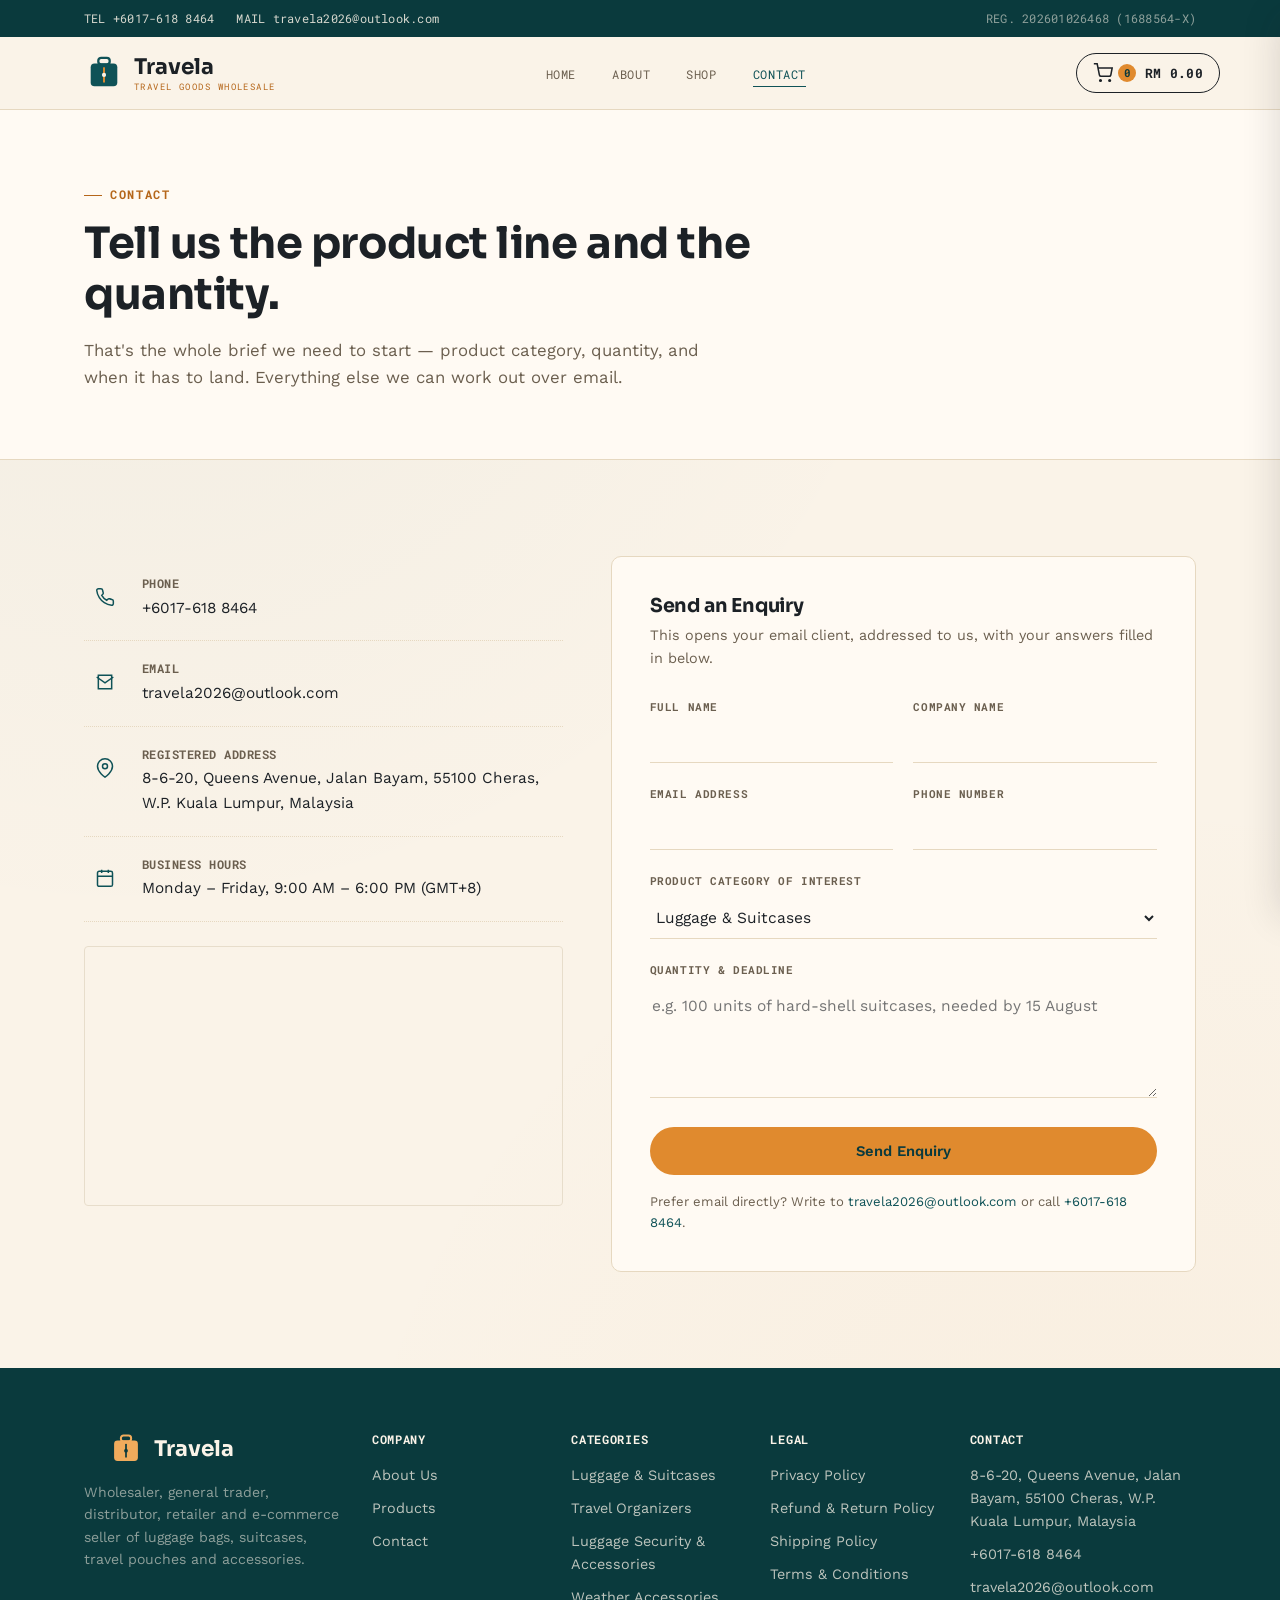
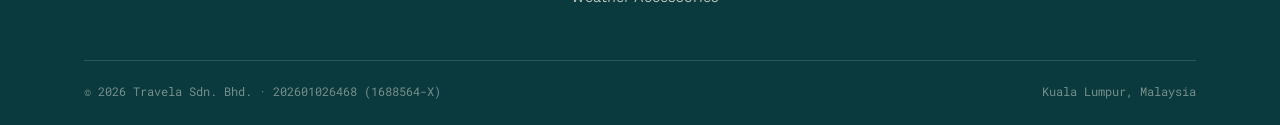
<file: contact.html>
<!doctype html>
<html lang="en">
<head>
<meta charset="UTF-8">
<meta name="viewport" content="width=device-width, initial-scale=1.0">
<title>Contact Us | Travela Sdn. Bhd.</title>
<meta name="description" content="Contact Travela Sdn. Bhd. for wholesale luggage and travel accessory quotes, bulk orders, catalog requests and distributor enquiries. Kuala Lumpur, Malaysia.">
<meta property="og:title" content="Contact Us | Travela Sdn. Bhd.">
<meta property="og:description" content="Contact Travela Sdn. Bhd. for wholesale luggage and travel accessory quotes, bulk orders, catalog requests and distributor enquiries. Kuala Lumpur, Malaysia.">
<meta property="og:type" content="website">
<meta property="og:url" content="https://travela.store/contact">
<meta name="twitter:card" content="summary">
<link rel="icon" type="image/svg+xml" href="assets/favicon.svg">
<link rel="stylesheet" href="css/style.css">
</head>
<body>

<div class="topbar">
  <div class="container">
    <div class="contact-links">
      <span>TEL +6017-618 8464</span>
      <span>MAIL travela2026@outlook.com</span>
    </div>
    <div class="reg-no">REG. 202601026468 (1688564-X)</div>
  </div>
</div>

<header class="site-header">
  <nav class="nav container">
    <a href="/" class="brand">
      <svg class="brand-mark" viewBox="0 0 40 40">
        <rect x="14" y="4" width="12" height="7" rx="3" fill="none" stroke="var(--petrol)" stroke-width="2.4"/>
        <rect x="6" y="10" width="28" height="24" rx="4" fill="var(--petrol)"/>
        <rect x="19" y="14" width="2" height="16" fill="var(--amber)"/>
        <circle cx="20" cy="22" r="2.2" fill="var(--sand)"/>
      </svg>
      <span class="brand-text">Travela<small>Travel Goods Wholesale</small></span>
    </a>
    <ul class="nav-links">
      <li><a href="/">Home</a></li>
      <li><a href="about">About</a></li>
      <li><a href="products">Shop</a></li>
      <li><a href="contact" class="active">Contact</a></li>
    </ul>
    <div class="nav-actions">
      <button type="button" class="cart-toggle" data-cart-toggle aria-label="Open quote cart" aria-expanded="false">
        <svg class="cart-toggle__icon" width="20" height="20" viewBox="0 0 24 24" fill="none" stroke="currentColor" stroke-width="1.8"><circle cx="9" cy="21" r="1"/><circle cx="20" cy="21" r="1"/><path d="M1 1h4l2.68 13.39a2 2 0 0 0 2 1.61h9.72a2 2 0 0 0 2-1.61L23 6H6"/></svg>
        <span class="cart-count" data-cart-count>0</span>
        <span class="cart-toggle__total" data-cart-total>RM 0</span>
      </button>
      <button class="nav-toggle" aria-label="Toggle navigation" aria-expanded="false">
        <span></span><span></span><span></span>
      </button>
    </div>
  </nav>
</header>

<section class="about-hero">
  <div class="container">
    <span class="eyebrow">Contact</span>
    <h1 style="font-size:clamp(1.9rem,3.5vw,2.7rem); max-width:760px;">Tell us the product line and the quantity.</h1>
    <p style="color:var(--muted); max-width:640px; margin-top:16px; font-size:1.05rem;">That's the whole brief we need to start &mdash; product category, quantity, and when it has to land. Everything else we can work out over email.</p>
  </div>
</section>

<section class="section">
  <div class="container">
    <div class="contact-grid">

      <div data-reveal>
        <div class="contact-card">
          <div class="icon"><svg width="20" height="20" viewBox="0 0 24 24" fill="none" stroke="currentColor" stroke-width="1.8"><path d="M22 16.92v3a2 2 0 0 1-2.18 2 19.79 19.79 0 0 1-8.63-3.07 19.5 19.5 0 0 1-6-6 19.79 19.79 0 0 1-3.07-8.67A2 2 0 0 1 4.11 2h3a2 2 0 0 1 2 1.72c.127.96.361 1.903.7 2.81a2 2 0 0 1-.45 2.11L8.09 9.91a16 16 0 0 0 6 6l1.27-1.27a2 2 0 0 1 2.11-.45c.907.339 1.85.573 2.81.7A2 2 0 0 1 22 16.92z"/></svg></div>
          <div>
            <h4>Phone</h4>
            <p><a href="tel:+60176188464">+6017-618 8464</a></p>
          </div>
        </div>

        <div class="contact-card">
          <div class="icon"><svg width="20" height="20" viewBox="0 0 24 24" fill="none" stroke="currentColor" stroke-width="1.8"><path d="M4 4h16v16H4z"/><path d="m22 6-10 7L2 6"/></svg></div>
          <div>
            <h4>Email</h4>
            <p><a href="mailto:travela2026@outlook.com">travela2026@outlook.com</a></p>
          </div>
        </div>

        <div class="contact-card">
          <div class="icon"><svg width="20" height="20" viewBox="0 0 24 24" fill="none" stroke="currentColor" stroke-width="1.8"><path d="M21 10c0 7-9 13-9 13s-9-6-9-13a9 9 0 0 1 18 0Z"/><circle cx="12" cy="10" r="3"/></svg></div>
          <div>
            <h4>Registered Address</h4>
            <p>8-6-20, Queens Avenue, Jalan Bayam, 55100 Cheras, W.P. Kuala Lumpur, Malaysia</p>
          </div>
        </div>

        <div class="contact-card">
          <div class="icon"><svg width="20" height="20" viewBox="0 0 24 24" fill="none" stroke="currentColor" stroke-width="1.8"><rect x="3" y="4" width="18" height="18" rx="2"/><path d="M16 2v4M8 2v4M3 10h18"/></svg></div>
          <div>
            <h4>Business Hours</h4>
            <p>Monday &ndash; Friday, 9:00 AM &ndash; 6:00 PM (GMT+8)</p>
          </div>
        </div>

        <div class="map-embed">
          <iframe
            src="https://www.google.com/maps?q=Queens+Avenue+Jalan+Bayam+Cheras+Kuala+Lumpur+Malaysia&output=embed"
            loading="lazy"
            referrerpolicy="no-referrer-when-downgrade"
            title="Travela location map"></iframe>
        </div>
      </div>

      <div class="form-panel" data-reveal>
        <h3 style="font-size:1.2rem; margin-bottom:6px;">Send an Enquiry</h3>
        <p style="color:var(--muted); font-size:0.9rem; margin-bottom:28px;">This opens your email client, addressed to us, with your answers filled in below.</p>
        <form action="mailto:travela2026@outlook.com" method="post" enctype="text/plain">
          <div class="form-grid-2">
            <div class="form-row">
              <label for="name">Full Name</label>
              <input type="text" id="name" name="Name" required>
            </div>
            <div class="form-row">
              <label for="company">Company Name</label>
              <input type="text" id="company" name="Company">
            </div>
          </div>
          <div class="form-grid-2">
            <div class="form-row">
              <label for="email">Email Address</label>
              <input type="email" id="email" name="Email" required>
            </div>
            <div class="form-row">
              <label for="phone">Phone Number</label>
              <input type="tel" id="phone" name="Phone">
            </div>
          </div>
          <div class="form-row">
            <label for="category">Product Category of Interest</label>
            <select id="category" name="Interest">
              <option>Luggage &amp; Suitcases</option>
              <option>Travel Organizers</option>
              <option>Luggage Security &amp; Accessories</option>
              <option>Travel Comfort</option>
              <option>Passport &amp; Documents</option>
              <option>Weather Accessories</option>
              <option>Other / General Trading Enquiry</option>
            </select>
          </div>
          <div class="form-row">
            <label for="message">Quantity &amp; Deadline</label>
            <textarea id="message" name="Message" rows="5" placeholder="e.g. 100 units of hard-shell suitcases, needed by 15 August" required></textarea>
          </div>
          <button type="submit" class="btn btn--amber" style="width:100%;">Send Enquiry</button>
          <p class="form-note">Prefer email directly? Write to <a href="mailto:travela2026@outlook.com" style="color:var(--petrol);">travela2026@outlook.com</a> or call <a href="tel:+60176188464" style="color:var(--petrol);">+6017-618 8464</a>.</p>
        </form>
      </div>

    </div>
  </div>
</section>

<footer class="site-footer">
  <div class="container">
    <div class="footer-grid">
      <div class="footer-brand">
        <div class="brand" style="color:#faf3e8;">
          <svg class="brand-mark" viewBox="0 0 40 40">
            <rect x="14" y="4" width="12" height="7" rx="3" fill="none" stroke="var(--amber-light)" stroke-width="2.4"/>
            <rect x="6" y="10" width="28" height="24" rx="4" fill="var(--amber-light)"/>
            <rect x="19" y="14" width="2" height="16" fill="var(--petrol-deep)"/>
            <circle cx="20" cy="22" r="2.2" fill="var(--petrol-deep)"/>
          </svg>
          <span>Travela</span>
        </div>
        <p>Wholesaler, general trader, distributor, retailer and e-commerce seller of luggage bags, suitcases, travel pouches and accessories.</p>
      </div>
      <div>
        <h4>Company</h4>
        <ul>
          <li><a href="about">About Us</a></li>
          <li><a href="products">Products</a></li>
          <li><a href="contact">Contact</a></li>
        </ul>
      </div>
      <div>
        <h4>Categories</h4>
        <ul>
          <li><a href="products">Luggage &amp; Suitcases</a></li>
          <li><a href="products">Travel Organizers</a></li>
          <li><a href="products">Luggage Security &amp; Accessories</a></li>
          <li><a href="products">Weather Accessories</a></li>
        </ul>
      </div>
      <div>
        <h4>Legal</h4>
        <ul>
          <li><a href="privacy-policy">Privacy Policy</a></li>
          <li><a href="refund-policy">Refund &amp; Return Policy</a></li>
          <li><a href="shipping-policy">Shipping Policy</a></li>
          <li><a href="terms-conditions">Terms &amp; Conditions</a></li>
        </ul>
      </div>
      <div>
        <h4>Contact</h4>
        <ul>
          <li>8-6-20, Queens Avenue, Jalan Bayam, 55100 Cheras, W.P. Kuala Lumpur, Malaysia</li>
          <li><a href="tel:+60176188464">+6017-618 8464</a></li>
          <li><a href="mailto:travela2026@outlook.com">travela2026@outlook.com</a></li>
        </ul>
      </div>
    </div>
    <div class="footer-bottom">
      <span>&copy; <span id="year"></span> Travela Sdn. Bhd. &middot; 202601026468 (1688564-X)</span>
      <span>Kuala Lumpur, Malaysia</span>
    </div>
  </div>
</footer>

<script src="js/cart.js"></script>
<script src="js/main.js"></script>
</body>
</html>
</file>
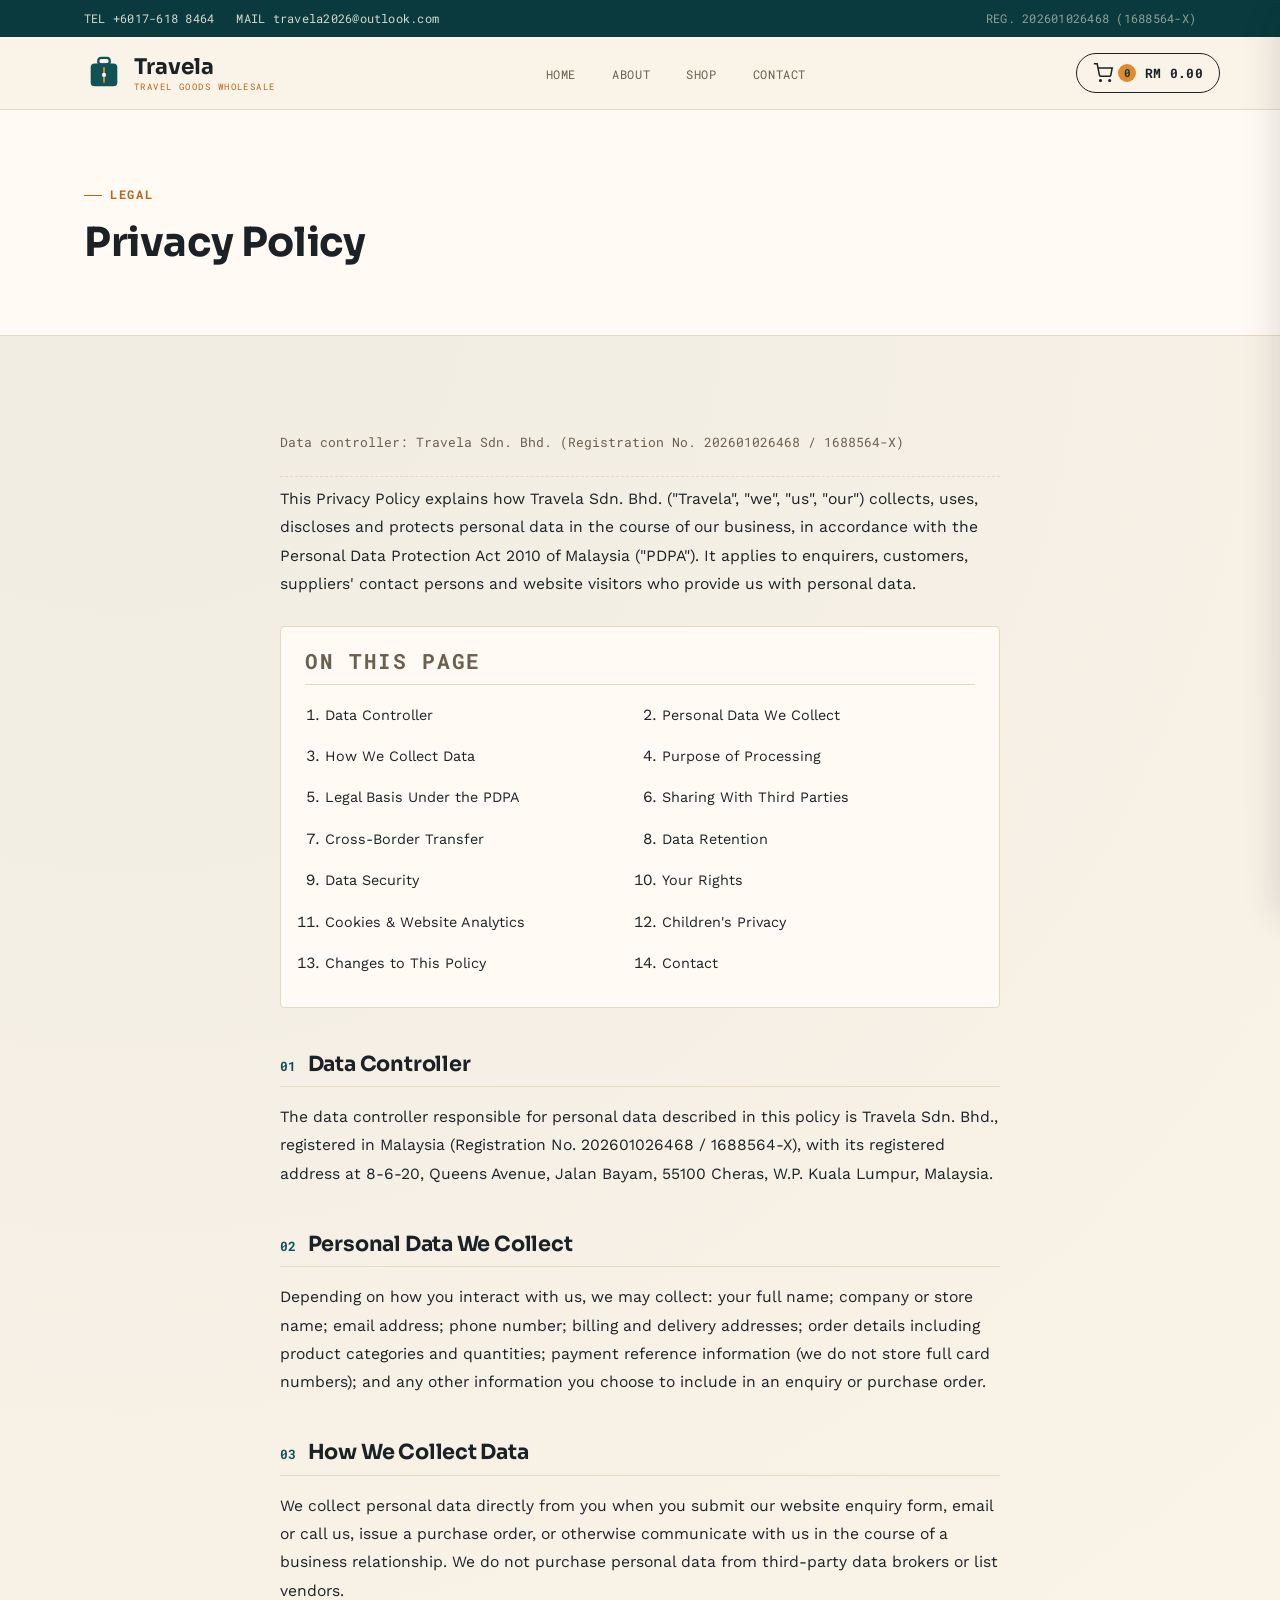
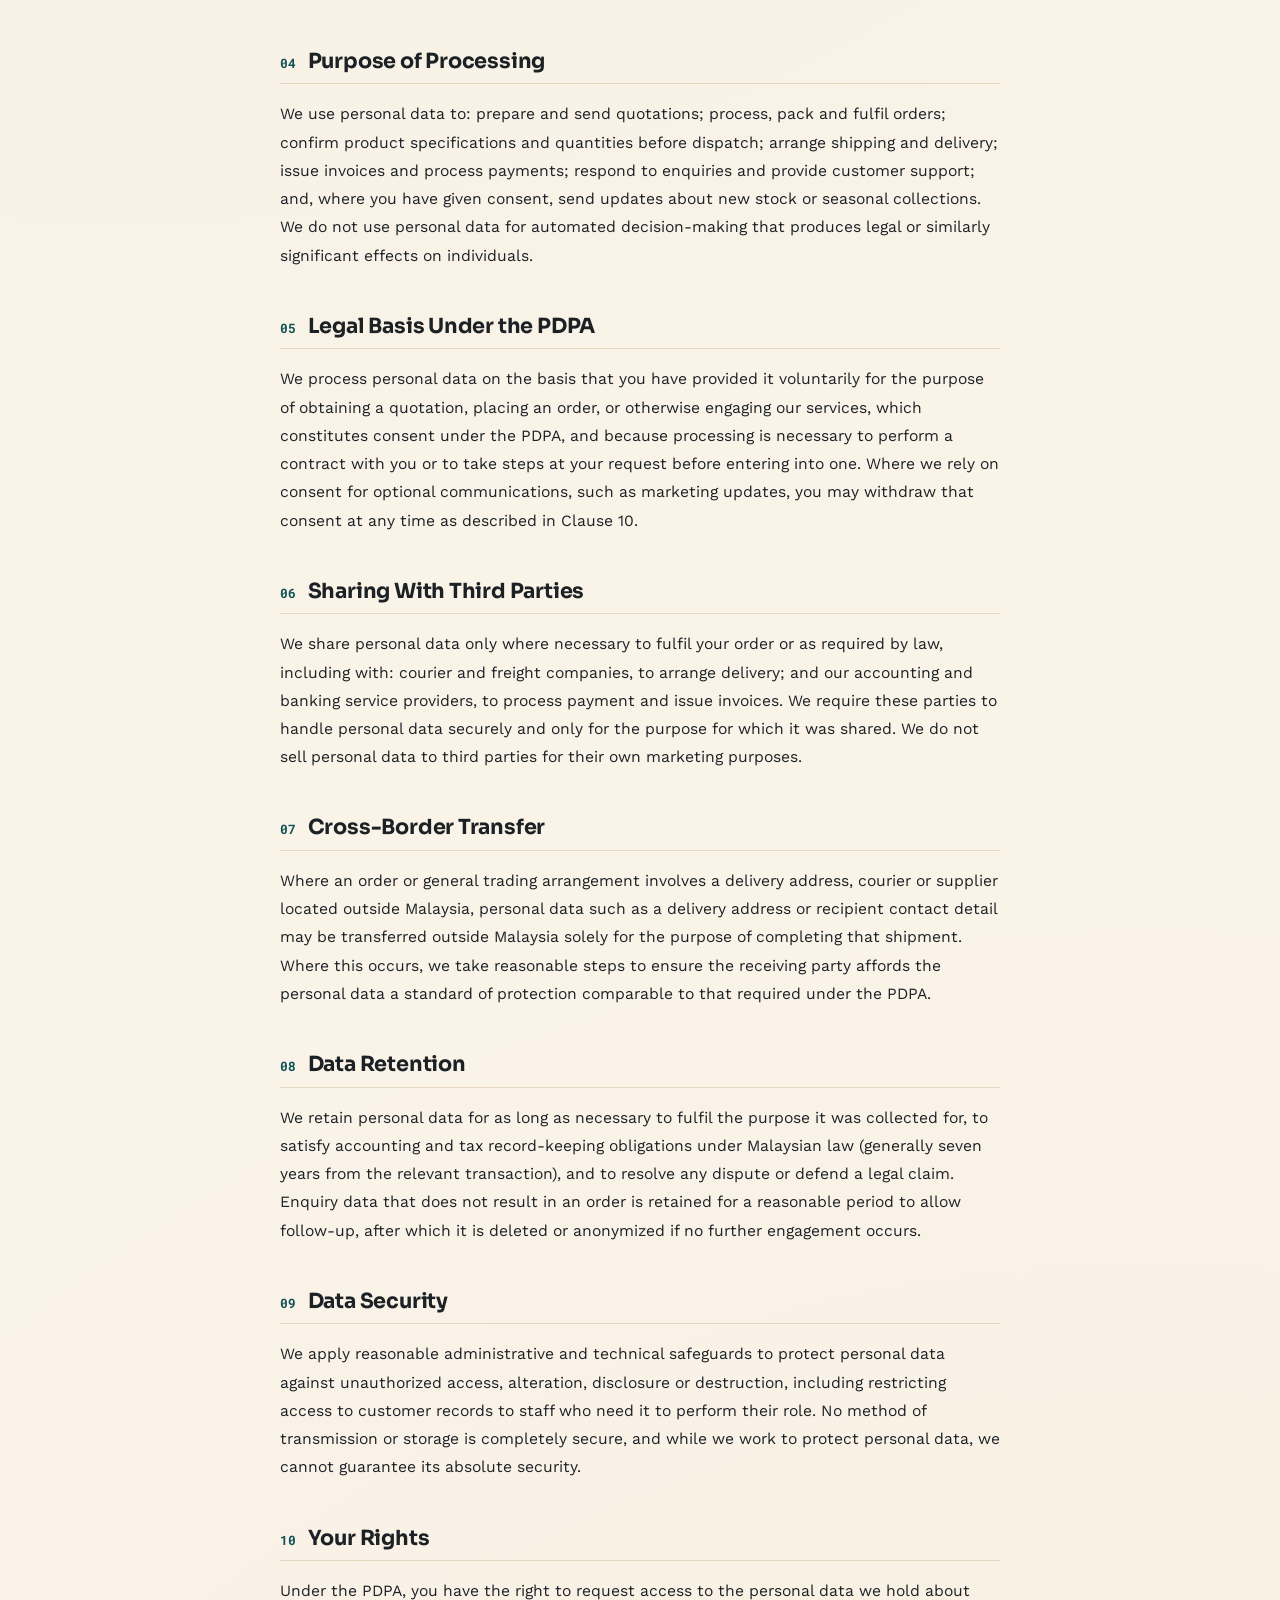
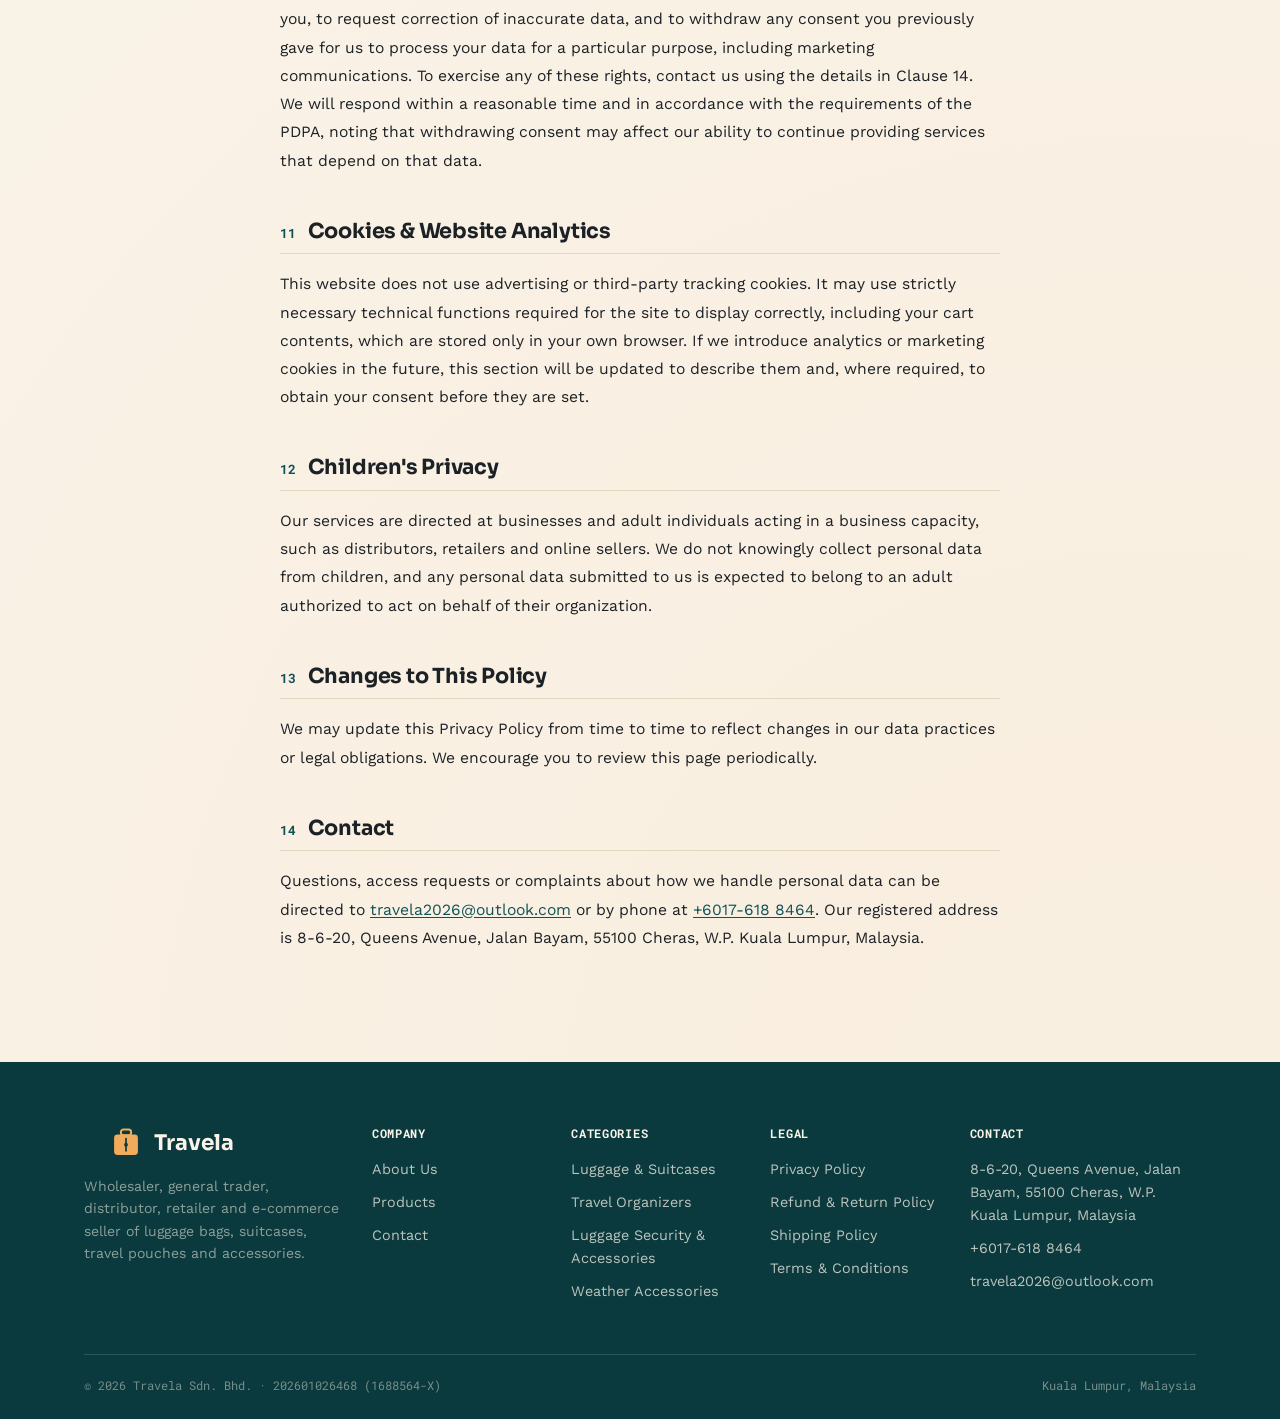
<file: privacy-policy.html>
<!doctype html>
<html lang="en">
<head>
<meta charset="UTF-8">
<meta name="viewport" content="width=device-width, initial-scale=1.0">
<title>Privacy Policy | Travela Sdn. Bhd.</title>
<meta name="description" content="How Travela Sdn. Bhd. collects, uses, and protects personal data in accordance with Malaysia's Personal Data Protection Act 2010.">
<meta property="og:title" content="Privacy Policy | Travela Sdn. Bhd.">
<meta property="og:description" content="How Travela Sdn. Bhd. collects, uses, and protects personal data in accordance with Malaysia's Personal Data Protection Act 2010.">
<meta property="og:type" content="website">
<meta property="og:url" content="https://travela.store/privacy-policy">
<meta name="twitter:card" content="summary">
<link rel="icon" type="image/svg+xml" href="assets/favicon.svg">
<link rel="stylesheet" href="css/style.css">
</head>
<body>

<div class="topbar">
  <div class="container">
    <div class="contact-links">
      <span>TEL +6017-618 8464</span>
      <span>MAIL travela2026@outlook.com</span>
    </div>
    <div class="reg-no">REG. 202601026468 (1688564-X)</div>
  </div>
</div>

<header class="site-header">
  <nav class="nav container">
    <a href="/" class="brand">
      <svg class="brand-mark" viewBox="0 0 40 40">
        <rect x="14" y="4" width="12" height="7" rx="3" fill="none" stroke="var(--petrol)" stroke-width="2.4"/>
        <rect x="6" y="10" width="28" height="24" rx="4" fill="var(--petrol)"/>
        <rect x="19" y="14" width="2" height="16" fill="var(--amber)"/>
        <circle cx="20" cy="22" r="2.2" fill="var(--sand)"/>
      </svg>
      <span class="brand-text">Travela<small>Travel Goods Wholesale</small></span>
    </a>
    <ul class="nav-links">
      <li><a href="/">Home</a></li>
      <li><a href="about">About</a></li>
      <li><a href="products">Shop</a></li>
      <li><a href="contact">Contact</a></li>
    </ul>
    <div class="nav-actions">
      <button type="button" class="cart-toggle" data-cart-toggle aria-label="Open quote cart" aria-expanded="false">
        <svg class="cart-toggle__icon" width="20" height="20" viewBox="0 0 24 24" fill="none" stroke="currentColor" stroke-width="1.8"><circle cx="9" cy="21" r="1"/><circle cx="20" cy="21" r="1"/><path d="M1 1h4l2.68 13.39a2 2 0 0 0 2 1.61h9.72a2 2 0 0 0 2-1.61L23 6H6"/></svg>
        <span class="cart-count" data-cart-count>0</span>
        <span class="cart-toggle__total" data-cart-total>RM 0</span>
      </button>
      <button class="nav-toggle" aria-label="Toggle navigation" aria-expanded="false">
        <span></span><span></span><span></span>
      </button>
    </div>
  </nav>
</header>

<section class="about-hero">
  <div class="container">
    <span class="eyebrow">Legal</span>
    <h1 style="font-size:clamp(1.9rem,3.5vw,2.5rem); max-width:760px;">Privacy Policy</h1>
  </div>
</section>

<section class="section">
  <div class="container">
    <div class="legal-doc">

      <div class="legal-meta">
        Data controller: Travela Sdn. Bhd. (Registration No. 202601026468 / 1688564-X)
      </div>

      <p>This Privacy Policy explains how Travela Sdn. Bhd. ("Travela", "we", "us", "our") collects, uses, discloses and protects personal data in the course of our business, in accordance with the Personal Data Protection Act 2010 of Malaysia ("PDPA"). It applies to enquirers, customers, suppliers' contact persons and website visitors who provide us with personal data.</p>

      <nav class="legal-toc" aria-label="Table of contents">
        <h2>On this page</h2>
        <ol>
          <li><a href="#controller">Data Controller</a></li>
          <li><a href="#data-collected">Personal Data We Collect</a></li>
          <li><a href="#how-collected">How We Collect Data</a></li>
          <li><a href="#purpose">Purpose of Processing</a></li>
          <li><a href="#legal-basis">Legal Basis Under the PDPA</a></li>
          <li><a href="#sharing">Sharing With Third Parties</a></li>
          <li><a href="#transfer">Cross-Border Transfer</a></li>
          <li><a href="#retention">Data Retention</a></li>
          <li><a href="#security">Data Security</a></li>
          <li><a href="#rights">Your Rights</a></li>
          <li><a href="#cookies">Cookies &amp; Website Analytics</a></li>
          <li><a href="#children">Children's Privacy</a></li>
          <li><a href="#changes">Changes to This Policy</a></li>
          <li><a href="#contact-clause">Contact</a></li>
        </ol>
      </nav>

      <section id="controller">
        <h2><span class="clause-no">01</span> Data Controller</h2>
        <p>The data controller responsible for personal data described in this policy is Travela Sdn. Bhd., registered in Malaysia (Registration No. 202601026468 / 1688564-X), with its registered address at 8-6-20, Queens Avenue, Jalan Bayam, 55100 Cheras, W.P. Kuala Lumpur, Malaysia.</p>
      </section>

      <section id="data-collected">
        <h2><span class="clause-no">02</span> Personal Data We Collect</h2>
        <p>Depending on how you interact with us, we may collect: your full name; company or store name; email address; phone number; billing and delivery addresses; order details including product categories and quantities; payment reference information (we do not store full card numbers); and any other information you choose to include in an enquiry or purchase order.</p>
      </section>

      <section id="how-collected">
        <h2><span class="clause-no">03</span> How We Collect Data</h2>
        <p>We collect personal data directly from you when you submit our website enquiry form, email or call us, issue a purchase order, or otherwise communicate with us in the course of a business relationship. We do not purchase personal data from third-party data brokers or list vendors.</p>
      </section>

      <section id="purpose">
        <h2><span class="clause-no">04</span> Purpose of Processing</h2>
        <p>We use personal data to: prepare and send quotations; process, pack and fulfil orders; confirm product specifications and quantities before dispatch; arrange shipping and delivery; issue invoices and process payments; respond to enquiries and provide customer support; and, where you have given consent, send updates about new stock or seasonal collections. We do not use personal data for automated decision-making that produces legal or similarly significant effects on individuals.</p>
      </section>

      <section id="legal-basis">
        <h2><span class="clause-no">05</span> Legal Basis Under the PDPA</h2>
        <p>We process personal data on the basis that you have provided it voluntarily for the purpose of obtaining a quotation, placing an order, or otherwise engaging our services, which constitutes consent under the PDPA, and because processing is necessary to perform a contract with you or to take steps at your request before entering into one. Where we rely on consent for optional communications, such as marketing updates, you may withdraw that consent at any time as described in Clause 10.</p>
      </section>

      <section id="sharing">
        <h2><span class="clause-no">06</span> Sharing With Third Parties</h2>
        <p>We share personal data only where necessary to fulfil your order or as required by law, including with: courier and freight companies, to arrange delivery; and our accounting and banking service providers, to process payment and issue invoices. We require these parties to handle personal data securely and only for the purpose for which it was shared. We do not sell personal data to third parties for their own marketing purposes.</p>
      </section>

      <section id="transfer">
        <h2><span class="clause-no">07</span> Cross-Border Transfer</h2>
        <p>Where an order or general trading arrangement involves a delivery address, courier or supplier located outside Malaysia, personal data such as a delivery address or recipient contact detail may be transferred outside Malaysia solely for the purpose of completing that shipment. Where this occurs, we take reasonable steps to ensure the receiving party affords the personal data a standard of protection comparable to that required under the PDPA.</p>
      </section>

      <section id="retention">
        <h2><span class="clause-no">08</span> Data Retention</h2>
        <p>We retain personal data for as long as necessary to fulfil the purpose it was collected for, to satisfy accounting and tax record-keeping obligations under Malaysian law (generally seven years from the relevant transaction), and to resolve any dispute or defend a legal claim. Enquiry data that does not result in an order is retained for a reasonable period to allow follow-up, after which it is deleted or anonymized if no further engagement occurs.</p>
      </section>

      <section id="security">
        <h2><span class="clause-no">09</span> Data Security</h2>
        <p>We apply reasonable administrative and technical safeguards to protect personal data against unauthorized access, alteration, disclosure or destruction, including restricting access to customer records to staff who need it to perform their role. No method of transmission or storage is completely secure, and while we work to protect personal data, we cannot guarantee its absolute security.</p>
      </section>

      <section id="rights">
        <h2><span class="clause-no">10</span> Your Rights</h2>
        <p>Under the PDPA, you have the right to request access to the personal data we hold about you, to request correction of inaccurate data, and to withdraw any consent you previously gave for us to process your data for a particular purpose, including marketing communications. To exercise any of these rights, contact us using the details in Clause 14. We will respond within a reasonable time and in accordance with the requirements of the PDPA, noting that withdrawing consent may affect our ability to continue providing services that depend on that data.</p>
      </section>

      <section id="cookies">
        <h2><span class="clause-no">11</span> Cookies &amp; Website Analytics</h2>
        <p>This website does not use advertising or third-party tracking cookies. It may use strictly necessary technical functions required for the site to display correctly, including your cart contents, which are stored only in your own browser. If we introduce analytics or marketing cookies in the future, this section will be updated to describe them and, where required, to obtain your consent before they are set.</p>
      </section>

      <section id="children">
        <h2><span class="clause-no">12</span> Children's Privacy</h2>
        <p>Our services are directed at businesses and adult individuals acting in a business capacity, such as distributors, retailers and online sellers. We do not knowingly collect personal data from children, and any personal data submitted to us is expected to belong to an adult authorized to act on behalf of their organization.</p>
      </section>

      <section id="changes">
        <h2><span class="clause-no">13</span> Changes to This Policy</h2>
        <p>We may update this Privacy Policy from time to time to reflect changes in our data practices or legal obligations. We encourage you to review this page periodically.</p>
      </section>

      <section id="contact-clause">
        <h2><span class="clause-no">14</span> Contact</h2>
        <p>Questions, access requests or complaints about how we handle personal data can be directed to <a href="mailto:travela2026@outlook.com" class="inline-link">travela2026@outlook.com</a> or by phone at <a href="tel:+60176188464" class="inline-link">+6017-618 8464</a>. Our registered address is 8-6-20, Queens Avenue, Jalan Bayam, 55100 Cheras, W.P. Kuala Lumpur, Malaysia.</p>
      </section>

    </div>
  </div>
</section>

<footer class="site-footer">
  <div class="container">
    <div class="footer-grid">
      <div class="footer-brand">
        <div class="brand" style="color:#faf3e8;">
          <svg class="brand-mark" viewBox="0 0 40 40">
            <rect x="14" y="4" width="12" height="7" rx="3" fill="none" stroke="var(--amber-light)" stroke-width="2.4"/>
            <rect x="6" y="10" width="28" height="24" rx="4" fill="var(--amber-light)"/>
            <rect x="19" y="14" width="2" height="16" fill="var(--petrol-deep)"/>
            <circle cx="20" cy="22" r="2.2" fill="var(--petrol-deep)"/>
          </svg>
          <span>Travela</span>
        </div>
        <p>Wholesaler, general trader, distributor, retailer and e-commerce seller of luggage bags, suitcases, travel pouches and accessories.</p>
      </div>
      <div>
        <h4>Company</h4>
        <ul>
          <li><a href="about">About Us</a></li>
          <li><a href="products">Products</a></li>
          <li><a href="contact">Contact</a></li>
        </ul>
      </div>
      <div>
        <h4>Categories</h4>
        <ul>
          <li><a href="products">Luggage &amp; Suitcases</a></li>
          <li><a href="products">Travel Organizers</a></li>
          <li><a href="products">Luggage Security &amp; Accessories</a></li>
          <li><a href="products">Weather Accessories</a></li>
        </ul>
      </div>
      <div>
        <h4>Legal</h4>
        <ul>
          <li><a href="privacy-policy">Privacy Policy</a></li>
          <li><a href="refund-policy">Refund &amp; Return Policy</a></li>
          <li><a href="shipping-policy">Shipping Policy</a></li>
          <li><a href="terms-conditions">Terms &amp; Conditions</a></li>
        </ul>
      </div>
      <div>
        <h4>Contact</h4>
        <ul>
          <li>8-6-20, Queens Avenue, Jalan Bayam, 55100 Cheras, W.P. Kuala Lumpur, Malaysia</li>
          <li><a href="tel:+60176188464">+6017-618 8464</a></li>
          <li><a href="mailto:travela2026@outlook.com">travela2026@outlook.com</a></li>
        </ul>
      </div>
    </div>
    <div class="footer-bottom">
      <span>&copy; <span id="year"></span> Travela Sdn. Bhd. &middot; 202601026468 (1688564-X)</span>
      <span>Kuala Lumpur, Malaysia</span>
    </div>
  </div>
</footer>

<script src="js/cart.js"></script>
<script src="js/main.js"></script>
</body>
</html>
</file>
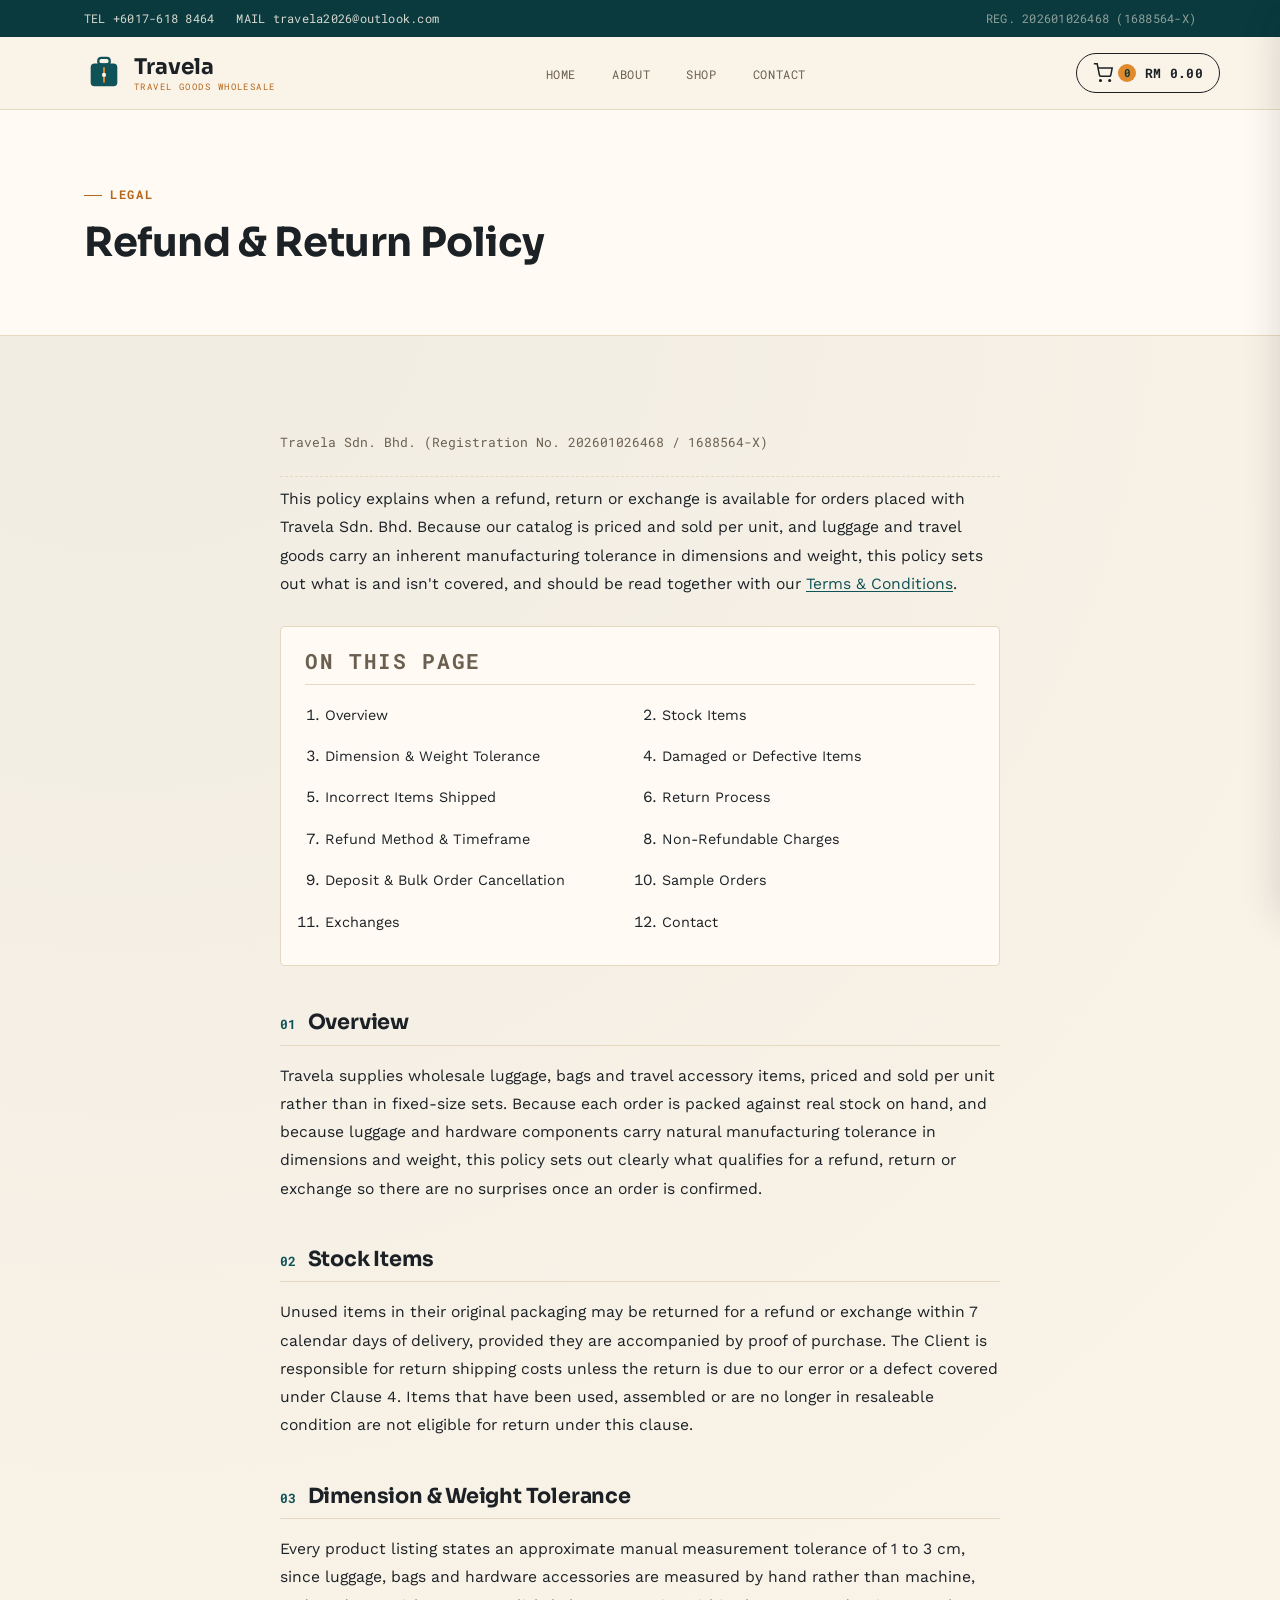
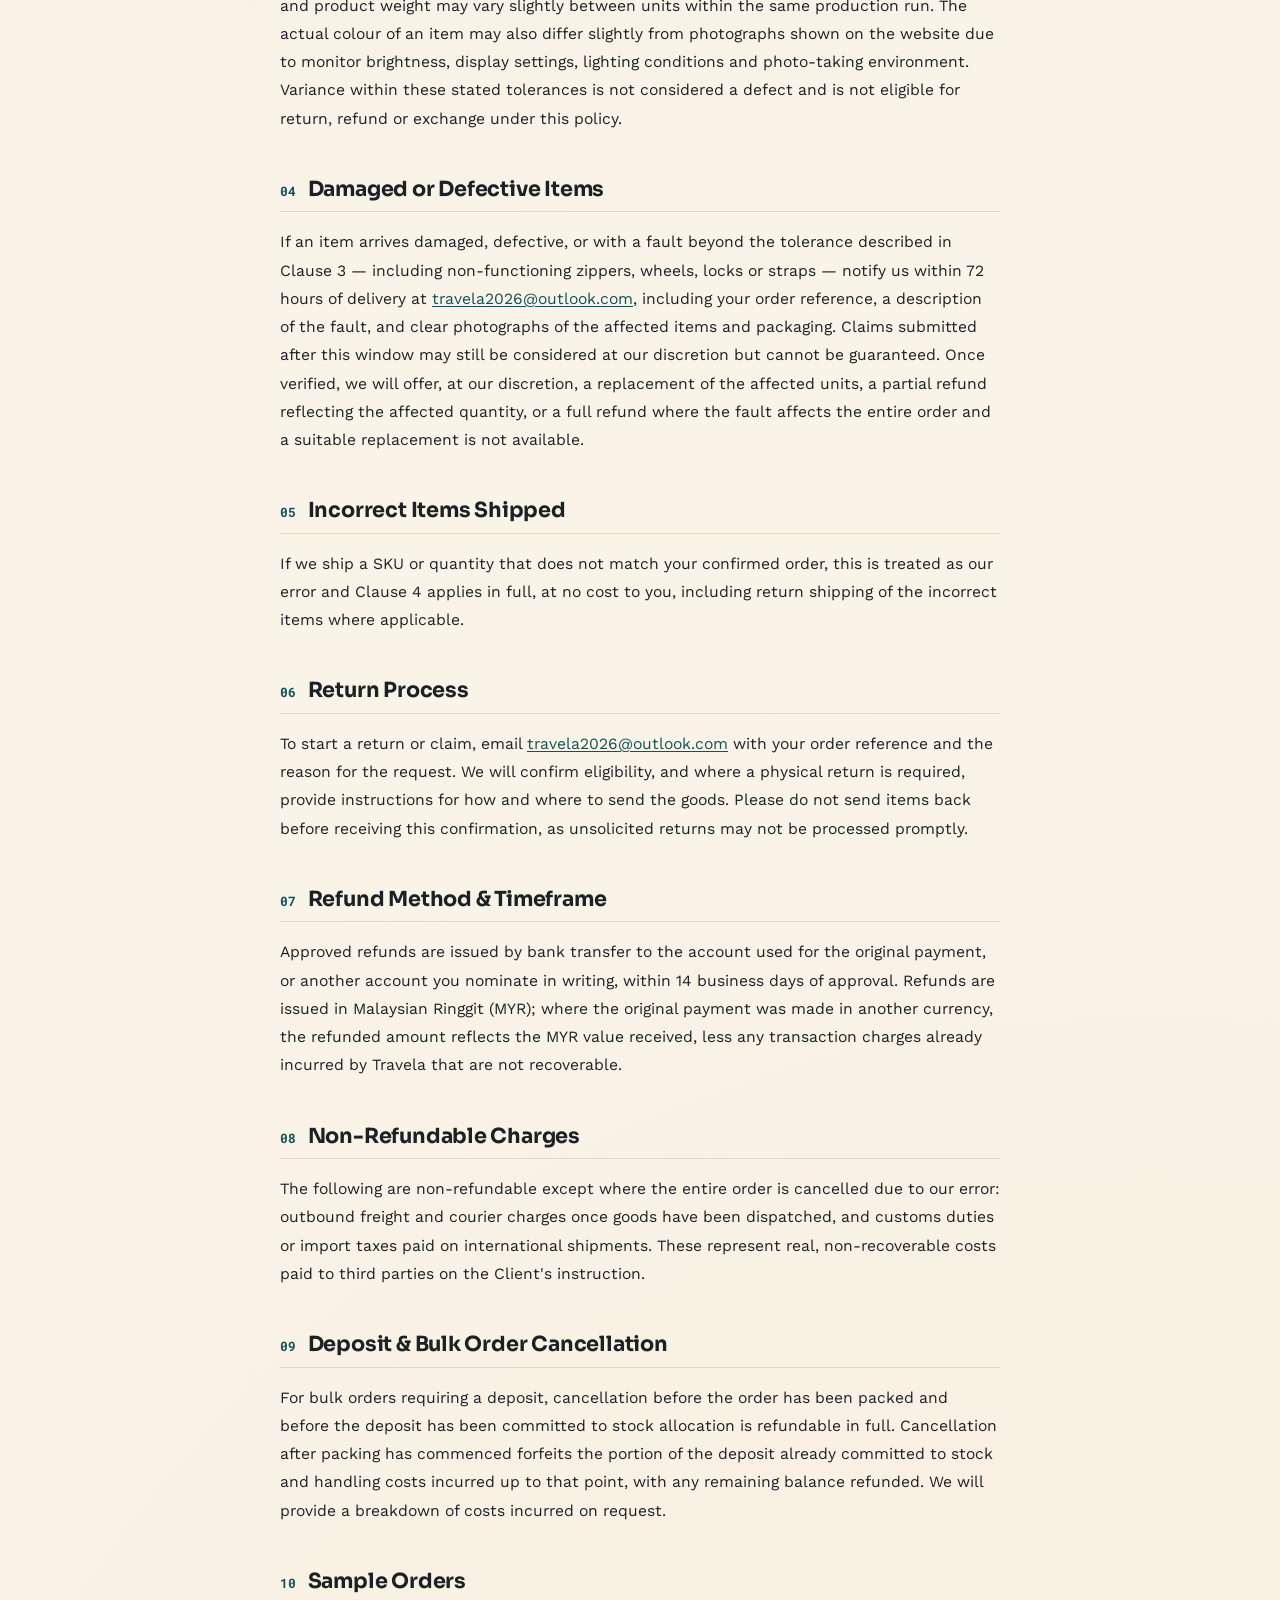
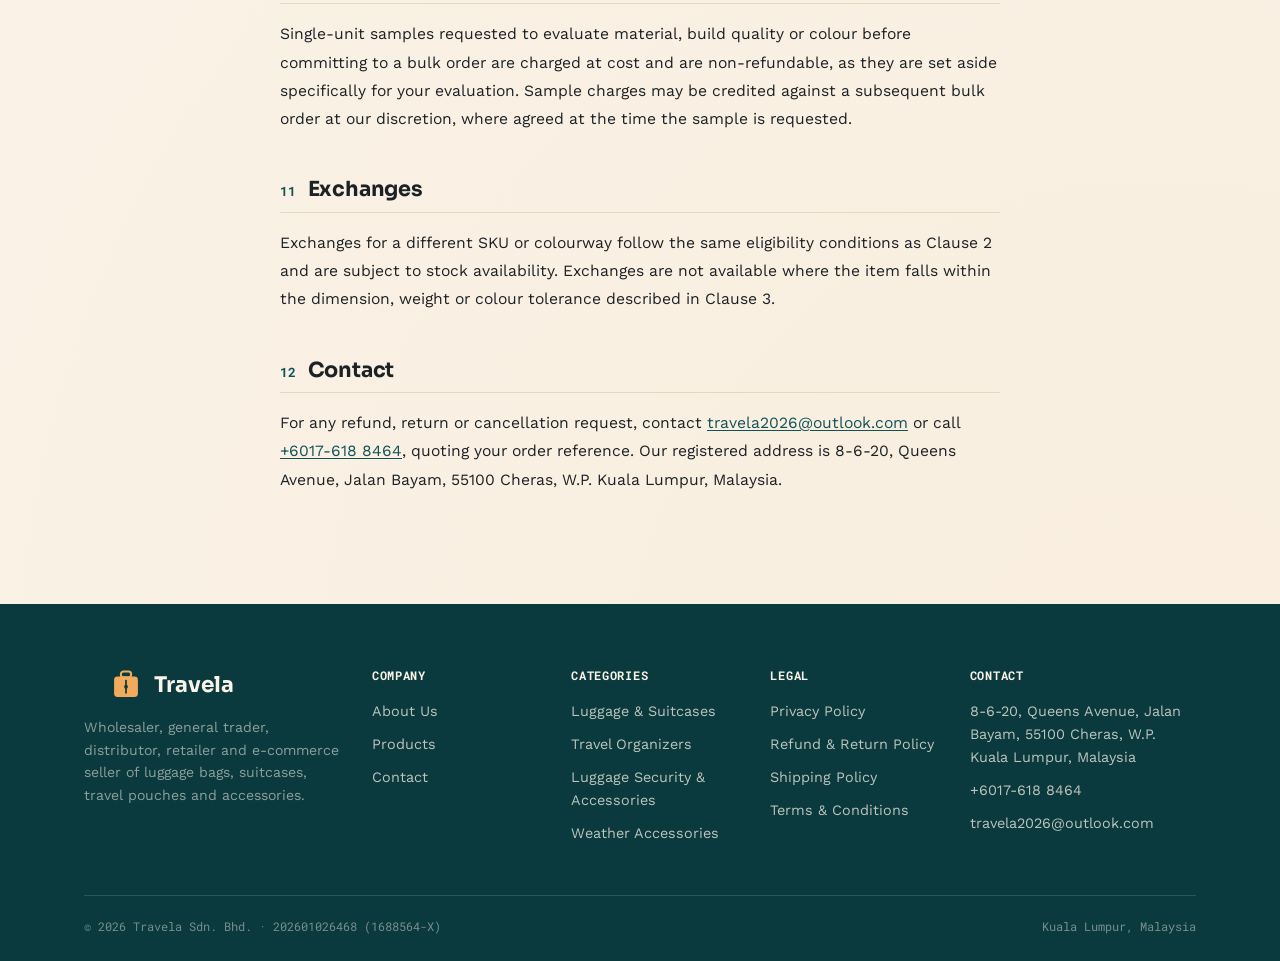
<file: refund-policy.html>
<!doctype html>
<html lang="en">
<head>
<meta charset="UTF-8">
<meta name="viewport" content="width=device-width, initial-scale=1.0">
<title>Refund &amp; Return Policy | Travela Sdn. Bhd.</title>
<meta name="description" content="Travela Sdn. Bhd. refund, return and cancellation policy for wholesale luggage, bags and travel accessory orders.">
<meta property="og:title" content="Refund &amp; Return Policy | Travela Sdn. Bhd.">
<meta property="og:description" content="Travela Sdn. Bhd. refund, return and cancellation policy for wholesale luggage, bags and travel accessory orders.">
<meta property="og:type" content="website">
<meta property="og:url" content="https://travela.store/refund-policy">
<meta name="twitter:card" content="summary">
<link rel="icon" type="image/svg+xml" href="assets/favicon.svg">
<link rel="stylesheet" href="css/style.css">
</head>
<body>

<div class="topbar">
  <div class="container">
    <div class="contact-links">
      <span>TEL +6017-618 8464</span>
      <span>MAIL travela2026@outlook.com</span>
    </div>
    <div class="reg-no">REG. 202601026468 (1688564-X)</div>
  </div>
</div>

<header class="site-header">
  <nav class="nav container">
    <a href="/" class="brand">
      <svg class="brand-mark" viewBox="0 0 40 40">
        <rect x="14" y="4" width="12" height="7" rx="3" fill="none" stroke="var(--petrol)" stroke-width="2.4"/>
        <rect x="6" y="10" width="28" height="24" rx="4" fill="var(--petrol)"/>
        <rect x="19" y="14" width="2" height="16" fill="var(--amber)"/>
        <circle cx="20" cy="22" r="2.2" fill="var(--sand)"/>
      </svg>
      <span class="brand-text">Travela<small>Travel Goods Wholesale</small></span>
    </a>
    <ul class="nav-links">
      <li><a href="/">Home</a></li>
      <li><a href="about">About</a></li>
      <li><a href="products">Shop</a></li>
      <li><a href="contact">Contact</a></li>
    </ul>
    <div class="nav-actions">
      <button type="button" class="cart-toggle" data-cart-toggle aria-label="Open quote cart" aria-expanded="false">
        <svg class="cart-toggle__icon" width="20" height="20" viewBox="0 0 24 24" fill="none" stroke="currentColor" stroke-width="1.8"><circle cx="9" cy="21" r="1"/><circle cx="20" cy="21" r="1"/><path d="M1 1h4l2.68 13.39a2 2 0 0 0 2 1.61h9.72a2 2 0 0 0 2-1.61L23 6H6"/></svg>
        <span class="cart-count" data-cart-count>0</span>
        <span class="cart-toggle__total" data-cart-total>RM 0</span>
      </button>
      <button class="nav-toggle" aria-label="Toggle navigation" aria-expanded="false">
        <span></span><span></span><span></span>
      </button>
    </div>
  </nav>
</header>

<section class="about-hero">
  <div class="container">
    <span class="eyebrow">Legal</span>
    <h1 style="font-size:clamp(1.9rem,3.5vw,2.5rem); max-width:760px;">Refund &amp; Return Policy</h1>
  </div>
</section>

<section class="section">
  <div class="container">
    <div class="legal-doc">

      <div class="legal-meta">
        Travela Sdn. Bhd. (Registration No. 202601026468 / 1688564-X)
      </div>

      <p>This policy explains when a refund, return or exchange is available for orders placed with Travela Sdn. Bhd. Because our catalog is priced and sold per unit, and luggage and travel goods carry an inherent manufacturing tolerance in dimensions and weight, this policy sets out what is and isn't covered, and should be read together with our <a href="terms-conditions" class="inline-link">Terms &amp; Conditions</a>.</p>

      <nav class="legal-toc" aria-label="Table of contents">
        <h2>On this page</h2>
        <ol>
          <li><a href="#overview">Overview</a></li>
          <li><a href="#stock-sets">Stock Items</a></li>
          <li><a href="#tolerance">Dimension &amp; Weight Tolerance</a></li>
          <li><a href="#damaged">Damaged or Defective Items</a></li>
          <li><a href="#wrong-item">Incorrect Items Shipped</a></li>
          <li><a href="#process">Return Process</a></li>
          <li><a href="#refund-method">Refund Method &amp; Timeframe</a></li>
          <li><a href="#non-refundable">Non-Refundable Charges</a></li>
          <li><a href="#deposits">Deposit &amp; Bulk Order Cancellation</a></li>
          <li><a href="#samples">Sample Orders</a></li>
          <li><a href="#exchange">Exchanges</a></li>
          <li><a href="#contact-clause">Contact</a></li>
        </ol>
      </nav>

      <section id="overview">
        <h2><span class="clause-no">01</span> Overview</h2>
        <p>Travela supplies wholesale luggage, bags and travel accessory items, priced and sold per unit rather than in fixed-size sets. Because each order is packed against real stock on hand, and because luggage and hardware components carry natural manufacturing tolerance in dimensions and weight, this policy sets out clearly what qualifies for a refund, return or exchange so there are no surprises once an order is confirmed.</p>
      </section>

      <section id="stock-sets">
        <h2><span class="clause-no">02</span> Stock Items</h2>
        <p>Unused items in their original packaging may be returned for a refund or exchange within 7 calendar days of delivery, provided they are accompanied by proof of purchase. The Client is responsible for return shipping costs unless the return is due to our error or a defect covered under Clause 4. Items that have been used, assembled or are no longer in resaleable condition are not eligible for return under this clause.</p>
      </section>

      <section id="tolerance">
        <h2><span class="clause-no">03</span> Dimension &amp; Weight Tolerance</h2>
        <p>Every product listing states an approximate manual measurement tolerance of 1 to 3 cm, since luggage, bags and hardware accessories are measured by hand rather than machine, and product weight may vary slightly between units within the same production run. The actual colour of an item may also differ slightly from photographs shown on the website due to monitor brightness, display settings, lighting conditions and photo-taking environment. Variance within these stated tolerances is not considered a defect and is not eligible for return, refund or exchange under this policy.</p>
      </section>

      <section id="damaged">
        <h2><span class="clause-no">04</span> Damaged or Defective Items</h2>
        <p>If an item arrives damaged, defective, or with a fault beyond the tolerance described in Clause 3 &mdash; including non-functioning zippers, wheels, locks or straps &mdash; notify us within 72 hours of delivery at <a href="mailto:travela2026@outlook.com" class="inline-link">travela2026@outlook.com</a>, including your order reference, a description of the fault, and clear photographs of the affected items and packaging. Claims submitted after this window may still be considered at our discretion but cannot be guaranteed. Once verified, we will offer, at our discretion, a replacement of the affected units, a partial refund reflecting the affected quantity, or a full refund where the fault affects the entire order and a suitable replacement is not available.</p>
      </section>

      <section id="wrong-item">
        <h2><span class="clause-no">05</span> Incorrect Items Shipped</h2>
        <p>If we ship a SKU or quantity that does not match your confirmed order, this is treated as our error and Clause 4 applies in full, at no cost to you, including return shipping of the incorrect items where applicable.</p>
      </section>

      <section id="process">
        <h2><span class="clause-no">06</span> Return Process</h2>
        <p>To start a return or claim, email <a href="mailto:travela2026@outlook.com" class="inline-link">travela2026@outlook.com</a> with your order reference and the reason for the request. We will confirm eligibility, and where a physical return is required, provide instructions for how and where to send the goods. Please do not send items back before receiving this confirmation, as unsolicited returns may not be processed promptly.</p>
      </section>

      <section id="refund-method">
        <h2><span class="clause-no">07</span> Refund Method &amp; Timeframe</h2>
        <p>Approved refunds are issued by bank transfer to the account used for the original payment, or another account you nominate in writing, within 14 business days of approval. Refunds are issued in Malaysian Ringgit (MYR); where the original payment was made in another currency, the refunded amount reflects the MYR value received, less any transaction charges already incurred by Travela that are not recoverable.</p>
      </section>

      <section id="non-refundable">
        <h2><span class="clause-no">08</span> Non-Refundable Charges</h2>
        <p>The following are non-refundable except where the entire order is cancelled due to our error: outbound freight and courier charges once goods have been dispatched, and customs duties or import taxes paid on international shipments. These represent real, non-recoverable costs paid to third parties on the Client's instruction.</p>
      </section>

      <section id="deposits">
        <h2><span class="clause-no">09</span> Deposit &amp; Bulk Order Cancellation</h2>
        <p>For bulk orders requiring a deposit, cancellation before the order has been packed and before the deposit has been committed to stock allocation is refundable in full. Cancellation after packing has commenced forfeits the portion of the deposit already committed to stock and handling costs incurred up to that point, with any remaining balance refunded. We will provide a breakdown of costs incurred on request.</p>
      </section>

      <section id="samples">
        <h2><span class="clause-no">10</span> Sample Orders</h2>
        <p>Single-unit samples requested to evaluate material, build quality or colour before committing to a bulk order are charged at cost and are non-refundable, as they are set aside specifically for your evaluation. Sample charges may be credited against a subsequent bulk order at our discretion, where agreed at the time the sample is requested.</p>
      </section>

      <section id="exchange">
        <h2><span class="clause-no">11</span> Exchanges</h2>
        <p>Exchanges for a different SKU or colourway follow the same eligibility conditions as Clause 2 and are subject to stock availability. Exchanges are not available where the item falls within the dimension, weight or colour tolerance described in Clause 3.</p>
      </section>

      <section id="contact-clause">
        <h2><span class="clause-no">12</span> Contact</h2>
        <p>For any refund, return or cancellation request, contact <a href="mailto:travela2026@outlook.com" class="inline-link">travela2026@outlook.com</a> or call <a href="tel:+60176188464" class="inline-link">+6017-618 8464</a>, quoting your order reference. Our registered address is 8-6-20, Queens Avenue, Jalan Bayam, 55100 Cheras, W.P. Kuala Lumpur, Malaysia.</p>
      </section>

    </div>
  </div>
</section>

<footer class="site-footer">
  <div class="container">
    <div class="footer-grid">
      <div class="footer-brand">
        <div class="brand" style="color:#faf3e8;">
          <svg class="brand-mark" viewBox="0 0 40 40">
            <rect x="14" y="4" width="12" height="7" rx="3" fill="none" stroke="var(--amber-light)" stroke-width="2.4"/>
            <rect x="6" y="10" width="28" height="24" rx="4" fill="var(--amber-light)"/>
            <rect x="19" y="14" width="2" height="16" fill="var(--petrol-deep)"/>
            <circle cx="20" cy="22" r="2.2" fill="var(--petrol-deep)"/>
          </svg>
          <span>Travela</span>
        </div>
        <p>Wholesaler, general trader, distributor, retailer and e-commerce seller of luggage bags, suitcases, travel pouches and accessories.</p>
      </div>
      <div>
        <h4>Company</h4>
        <ul>
          <li><a href="about">About Us</a></li>
          <li><a href="products">Products</a></li>
          <li><a href="contact">Contact</a></li>
        </ul>
      </div>
      <div>
        <h4>Categories</h4>
        <ul>
          <li><a href="products">Luggage &amp; Suitcases</a></li>
          <li><a href="products">Travel Organizers</a></li>
          <li><a href="products">Luggage Security &amp; Accessories</a></li>
          <li><a href="products">Weather Accessories</a></li>
        </ul>
      </div>
      <div>
        <h4>Legal</h4>
        <ul>
          <li><a href="privacy-policy">Privacy Policy</a></li>
          <li><a href="refund-policy">Refund &amp; Return Policy</a></li>
          <li><a href="shipping-policy">Shipping Policy</a></li>
          <li><a href="terms-conditions">Terms &amp; Conditions</a></li>
        </ul>
      </div>
      <div>
        <h4>Contact</h4>
        <ul>
          <li>8-6-20, Queens Avenue, Jalan Bayam, 55100 Cheras, W.P. Kuala Lumpur, Malaysia</li>
          <li><a href="tel:+60176188464">+6017-618 8464</a></li>
          <li><a href="mailto:travela2026@outlook.com">travela2026@outlook.com</a></li>
        </ul>
      </div>
    </div>
    <div class="footer-bottom">
      <span>&copy; <span id="year"></span> Travela Sdn. Bhd. &middot; 202601026468 (1688564-X)</span>
      <span>Kuala Lumpur, Malaysia</span>
    </div>
  </div>
</footer>

<script src="js/cart.js"></script>
<script src="js/main.js"></script>
</body>
</html>
</file>
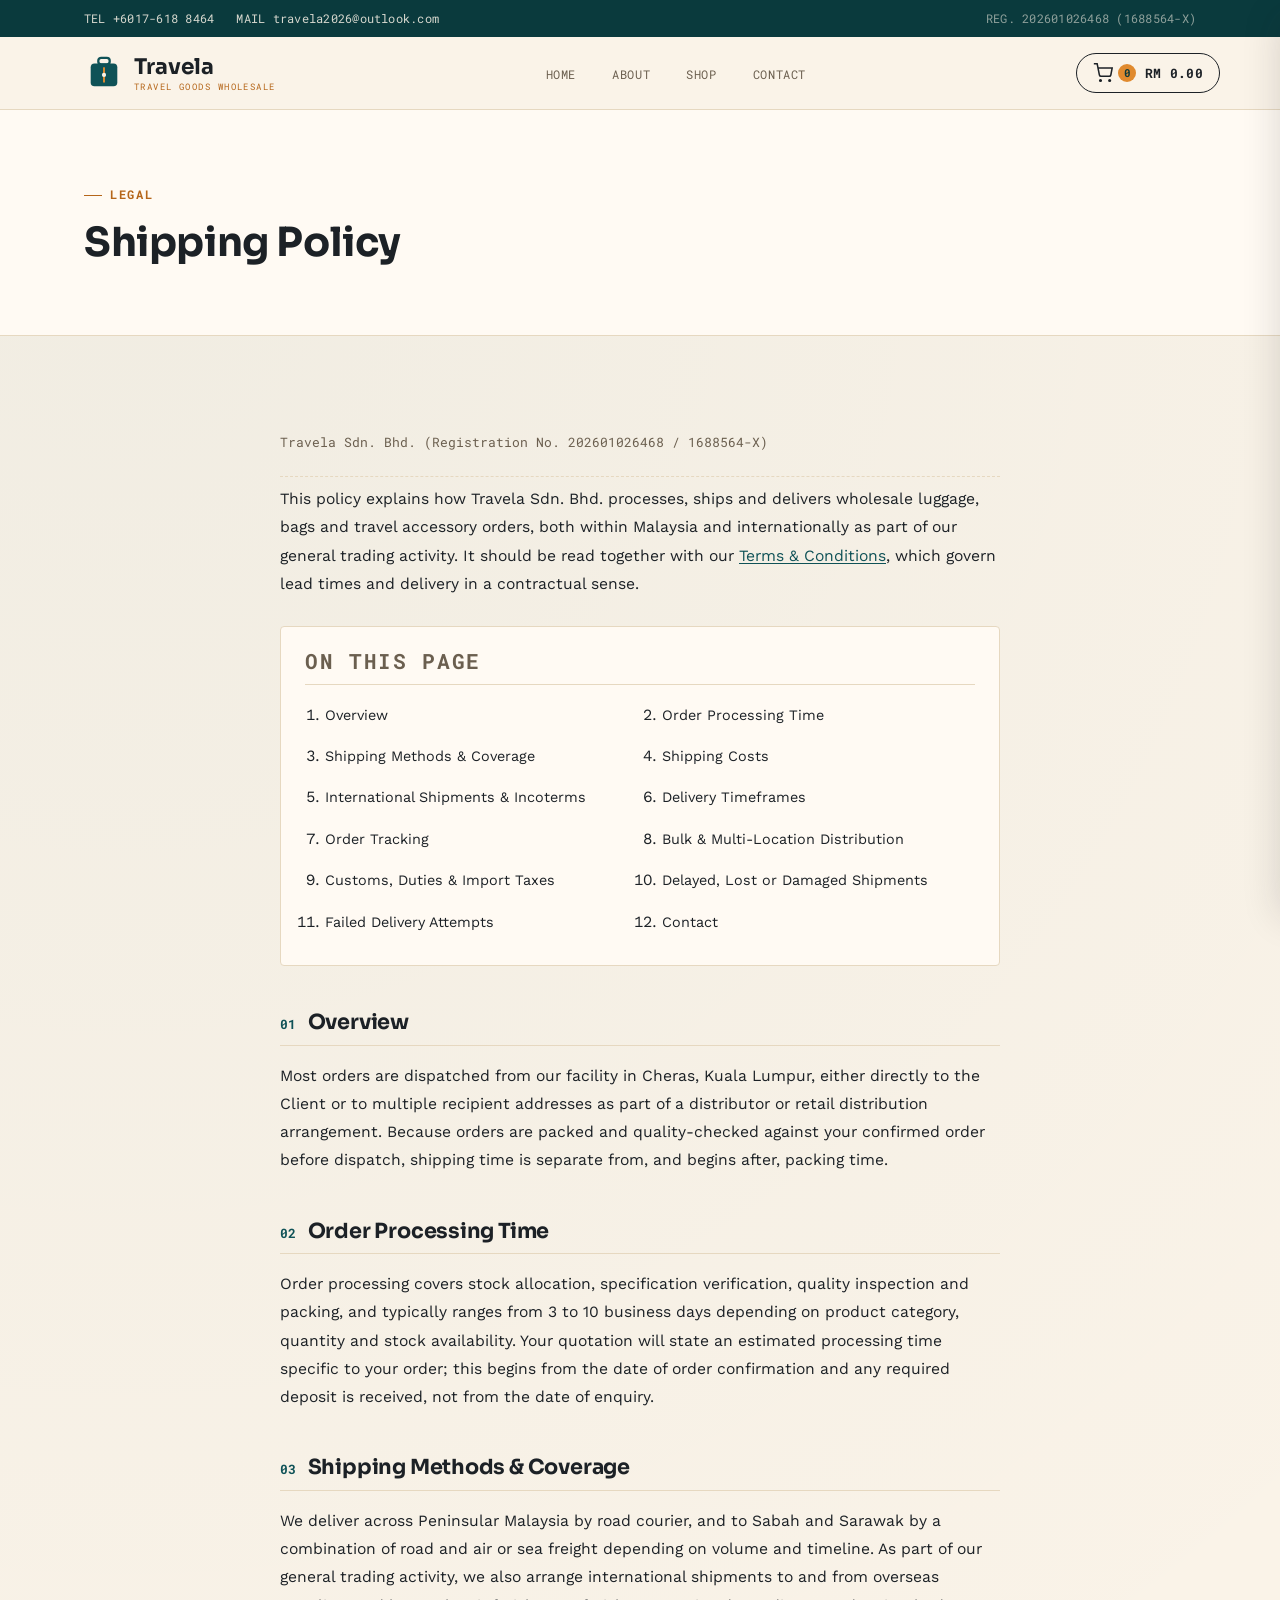
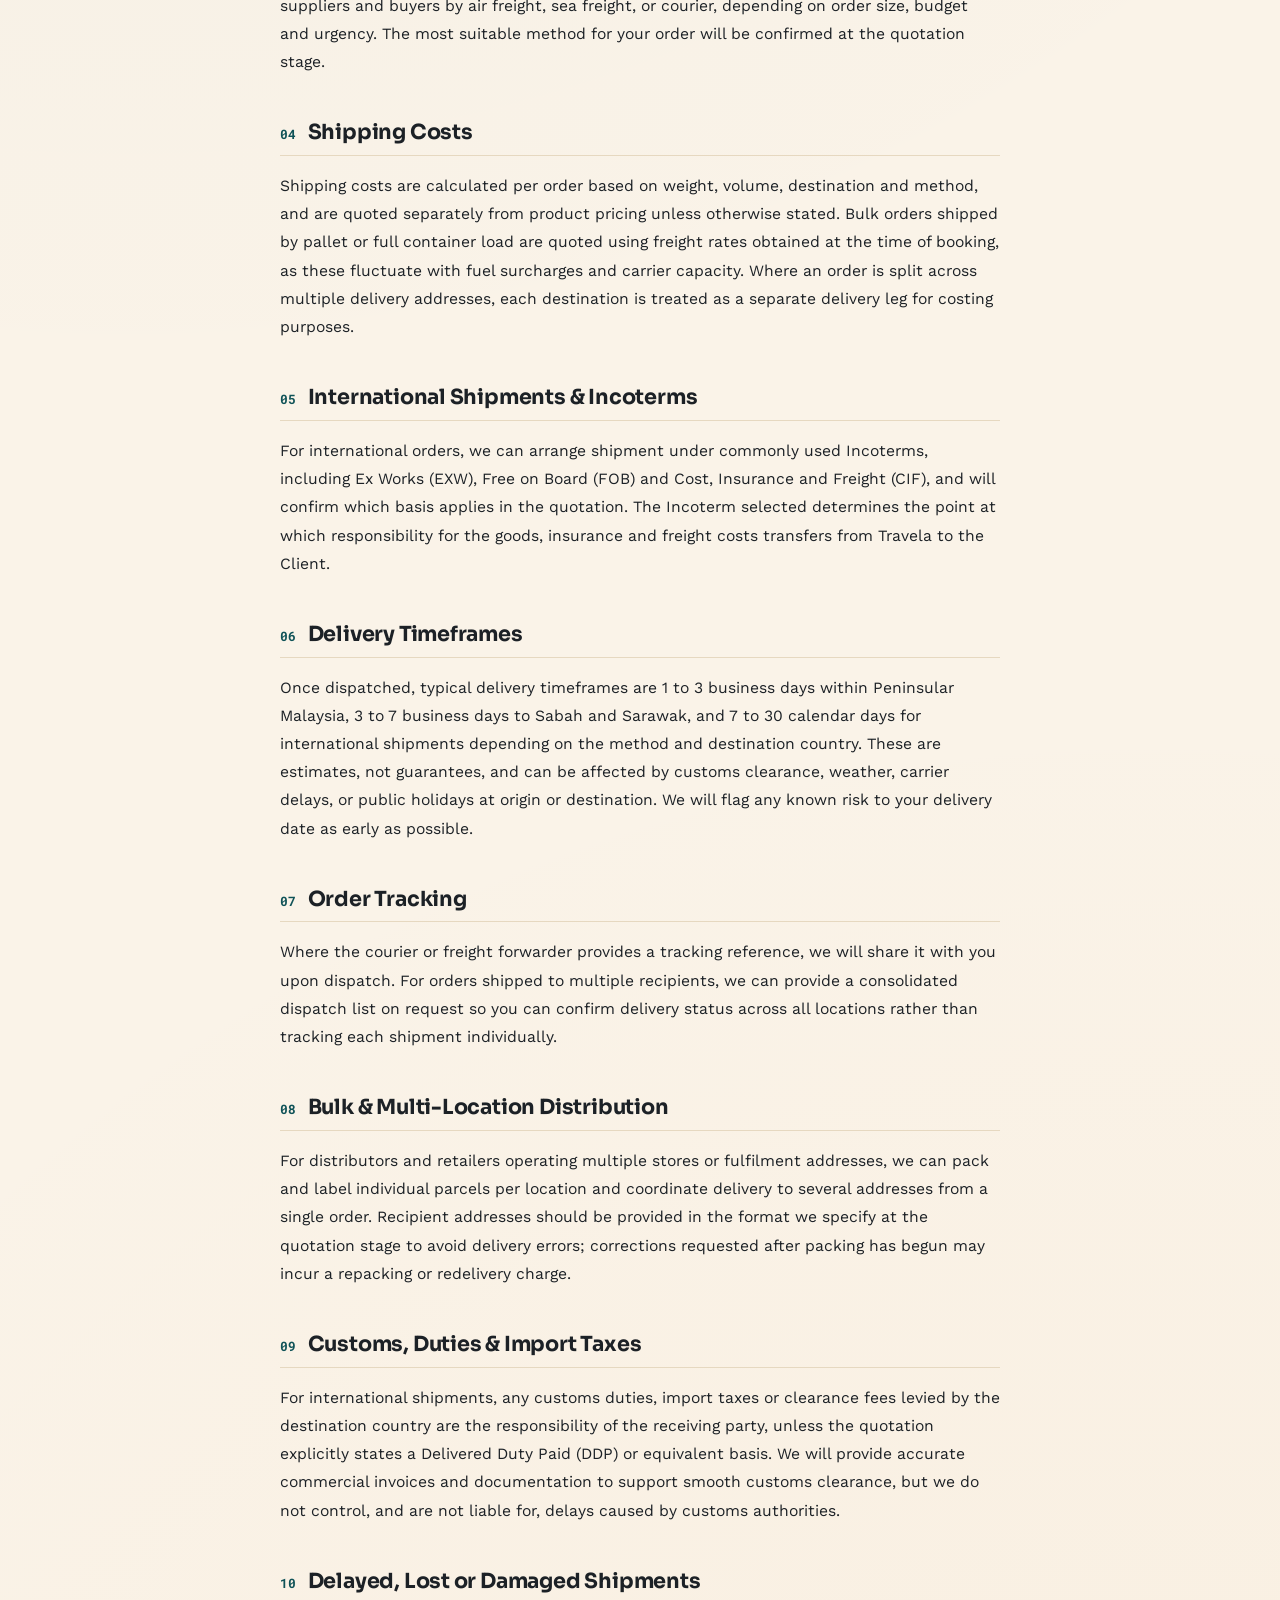
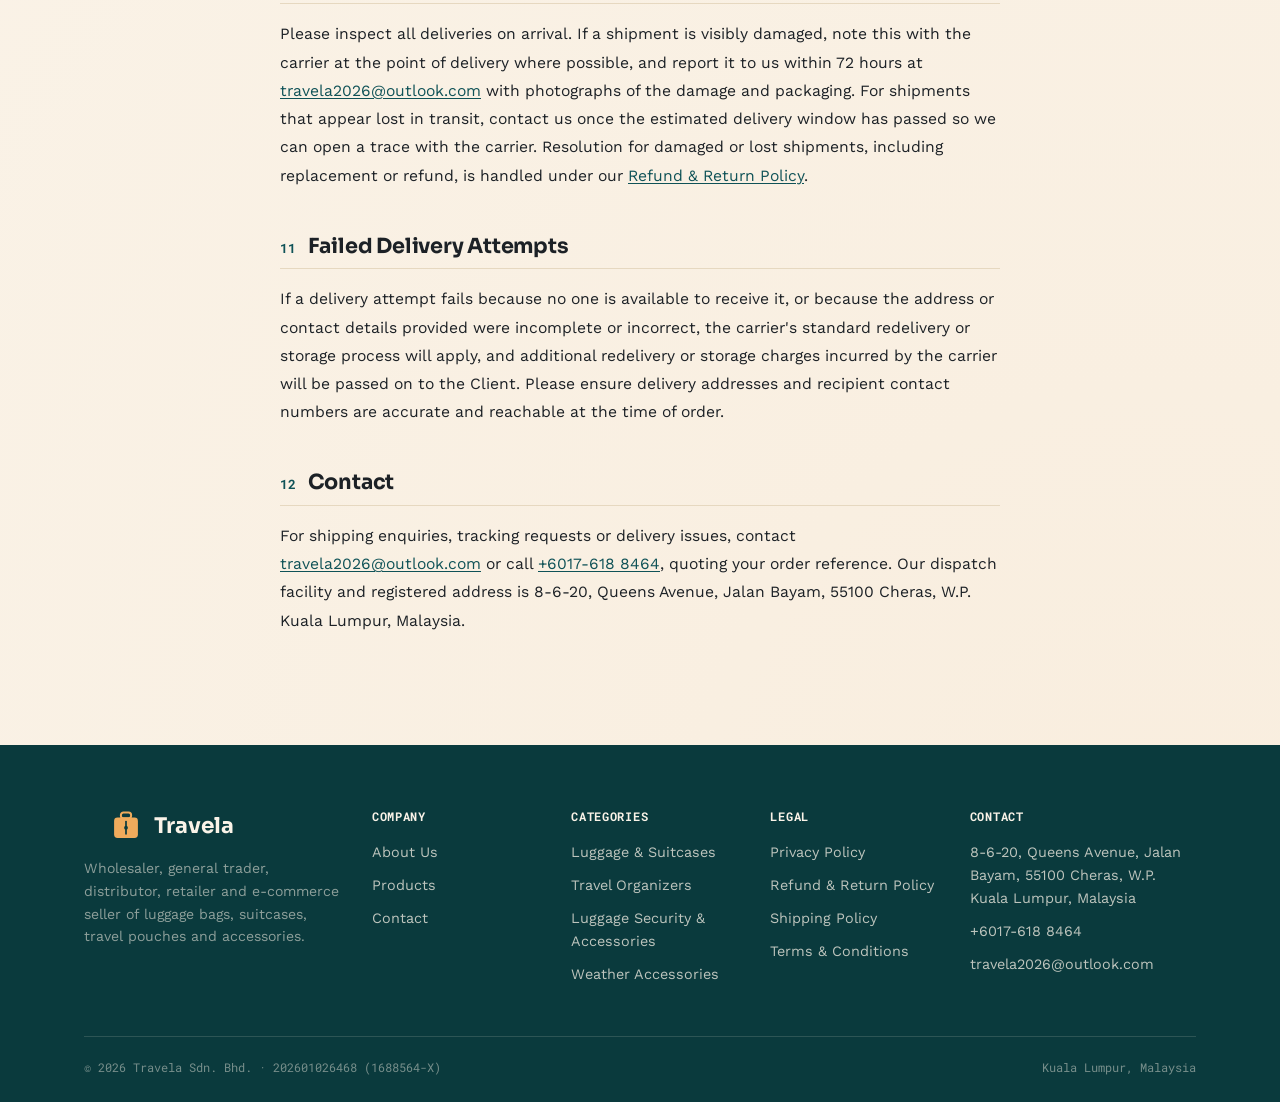
<file: shipping-policy.html>
<!doctype html>
<html lang="en">
<head>
<meta charset="UTF-8">
<meta name="viewport" content="width=device-width, initial-scale=1.0">
<title>Shipping Policy | Travela Sdn. Bhd.</title>
<meta name="description" content="Travela Sdn. Bhd. shipping policy: processing times, delivery coverage, costs, customs and lost or damaged shipment claims.">
<meta property="og:title" content="Shipping Policy | Travela Sdn. Bhd.">
<meta property="og:description" content="Travela Sdn. Bhd. shipping policy: processing times, delivery coverage, costs, customs and lost or damaged shipment claims.">
<meta property="og:type" content="website">
<meta property="og:url" content="https://travela.store/shipping-policy">
<meta name="twitter:card" content="summary">
<link rel="icon" type="image/svg+xml" href="assets/favicon.svg">
<link rel="stylesheet" href="css/style.css">
</head>
<body>

<div class="topbar">
  <div class="container">
    <div class="contact-links">
      <span>TEL +6017-618 8464</span>
      <span>MAIL travela2026@outlook.com</span>
    </div>
    <div class="reg-no">REG. 202601026468 (1688564-X)</div>
  </div>
</div>

<header class="site-header">
  <nav class="nav container">
    <a href="/" class="brand">
      <svg class="brand-mark" viewBox="0 0 40 40">
        <rect x="14" y="4" width="12" height="7" rx="3" fill="none" stroke="var(--petrol)" stroke-width="2.4"/>
        <rect x="6" y="10" width="28" height="24" rx="4" fill="var(--petrol)"/>
        <rect x="19" y="14" width="2" height="16" fill="var(--amber)"/>
        <circle cx="20" cy="22" r="2.2" fill="var(--sand)"/>
      </svg>
      <span class="brand-text">Travela<small>Travel Goods Wholesale</small></span>
    </a>
    <ul class="nav-links">
      <li><a href="/">Home</a></li>
      <li><a href="about">About</a></li>
      <li><a href="products">Shop</a></li>
      <li><a href="contact">Contact</a></li>
    </ul>
    <div class="nav-actions">
      <button type="button" class="cart-toggle" data-cart-toggle aria-label="Open quote cart" aria-expanded="false">
        <svg class="cart-toggle__icon" width="20" height="20" viewBox="0 0 24 24" fill="none" stroke="currentColor" stroke-width="1.8"><circle cx="9" cy="21" r="1"/><circle cx="20" cy="21" r="1"/><path d="M1 1h4l2.68 13.39a2 2 0 0 0 2 1.61h9.72a2 2 0 0 0 2-1.61L23 6H6"/></svg>
        <span class="cart-count" data-cart-count>0</span>
        <span class="cart-toggle__total" data-cart-total>RM 0</span>
      </button>
      <button class="nav-toggle" aria-label="Toggle navigation" aria-expanded="false">
        <span></span><span></span><span></span>
      </button>
    </div>
  </nav>
</header>

<section class="about-hero">
  <div class="container">
    <span class="eyebrow">Legal</span>
    <h1 style="font-size:clamp(1.9rem,3.5vw,2.5rem); max-width:760px;">Shipping Policy</h1>
  </div>
</section>

<section class="section">
  <div class="container">
    <div class="legal-doc">

      <div class="legal-meta">
        Travela Sdn. Bhd. (Registration No. 202601026468 / 1688564-X)
      </div>

      <p>This policy explains how Travela Sdn. Bhd. processes, ships and delivers wholesale luggage, bags and travel accessory orders, both within Malaysia and internationally as part of our general trading activity. It should be read together with our <a href="terms-conditions" class="inline-link">Terms &amp; Conditions</a>, which govern lead times and delivery in a contractual sense.</p>

      <nav class="legal-toc" aria-label="Table of contents">
        <h2>On this page</h2>
        <ol>
          <li><a href="#overview">Overview</a></li>
          <li><a href="#processing">Order Processing Time</a></li>
          <li><a href="#coverage">Shipping Methods &amp; Coverage</a></li>
          <li><a href="#costs">Shipping Costs</a></li>
          <li><a href="#incoterms">International Shipments &amp; Incoterms</a></li>
          <li><a href="#timeframes">Delivery Timeframes</a></li>
          <li><a href="#tracking">Order Tracking</a></li>
          <li><a href="#bulk">Bulk &amp; Multi-Location Distribution</a></li>
          <li><a href="#customs">Customs, Duties &amp; Import Taxes</a></li>
          <li><a href="#issues">Delayed, Lost or Damaged Shipments</a></li>
          <li><a href="#failed-delivery">Failed Delivery Attempts</a></li>
          <li><a href="#contact-clause">Contact</a></li>
        </ol>
      </nav>

      <section id="overview">
        <h2><span class="clause-no">01</span> Overview</h2>
        <p>Most orders are dispatched from our facility in Cheras, Kuala Lumpur, either directly to the Client or to multiple recipient addresses as part of a distributor or retail distribution arrangement. Because orders are packed and quality-checked against your confirmed order before dispatch, shipping time is separate from, and begins after, packing time.</p>
      </section>

      <section id="processing">
        <h2><span class="clause-no">02</span> Order Processing Time</h2>
        <p>Order processing covers stock allocation, specification verification, quality inspection and packing, and typically ranges from 3 to 10 business days depending on product category, quantity and stock availability. Your quotation will state an estimated processing time specific to your order; this begins from the date of order confirmation and any required deposit is received, not from the date of enquiry.</p>
      </section>

      <section id="coverage">
        <h2><span class="clause-no">03</span> Shipping Methods &amp; Coverage</h2>
        <p>We deliver across Peninsular Malaysia by road courier, and to Sabah and Sarawak by a combination of road and air or sea freight depending on volume and timeline. As part of our general trading activity, we also arrange international shipments to and from overseas suppliers and buyers by air freight, sea freight, or courier, depending on order size, budget and urgency. The most suitable method for your order will be confirmed at the quotation stage.</p>
      </section>

      <section id="costs">
        <h2><span class="clause-no">04</span> Shipping Costs</h2>
        <p>Shipping costs are calculated per order based on weight, volume, destination and method, and are quoted separately from product pricing unless otherwise stated. Bulk orders shipped by pallet or full container load are quoted using freight rates obtained at the time of booking, as these fluctuate with fuel surcharges and carrier capacity. Where an order is split across multiple delivery addresses, each destination is treated as a separate delivery leg for costing purposes.</p>
      </section>

      <section id="incoterms">
        <h2><span class="clause-no">05</span> International Shipments &amp; Incoterms</h2>
        <p>For international orders, we can arrange shipment under commonly used Incoterms, including Ex Works (EXW), Free on Board (FOB) and Cost, Insurance and Freight (CIF), and will confirm which basis applies in the quotation. The Incoterm selected determines the point at which responsibility for the goods, insurance and freight costs transfers from Travela to the Client.</p>
      </section>

      <section id="timeframes">
        <h2><span class="clause-no">06</span> Delivery Timeframes</h2>
        <p>Once dispatched, typical delivery timeframes are 1 to 3 business days within Peninsular Malaysia, 3 to 7 business days to Sabah and Sarawak, and 7 to 30 calendar days for international shipments depending on the method and destination country. These are estimates, not guarantees, and can be affected by customs clearance, weather, carrier delays, or public holidays at origin or destination. We will flag any known risk to your delivery date as early as possible.</p>
      </section>

      <section id="tracking">
        <h2><span class="clause-no">07</span> Order Tracking</h2>
        <p>Where the courier or freight forwarder provides a tracking reference, we will share it with you upon dispatch. For orders shipped to multiple recipients, we can provide a consolidated dispatch list on request so you can confirm delivery status across all locations rather than tracking each shipment individually.</p>
      </section>

      <section id="bulk">
        <h2><span class="clause-no">08</span> Bulk &amp; Multi-Location Distribution</h2>
        <p>For distributors and retailers operating multiple stores or fulfilment addresses, we can pack and label individual parcels per location and coordinate delivery to several addresses from a single order. Recipient addresses should be provided in the format we specify at the quotation stage to avoid delivery errors; corrections requested after packing has begun may incur a repacking or redelivery charge.</p>
      </section>

      <section id="customs">
        <h2><span class="clause-no">09</span> Customs, Duties &amp; Import Taxes</h2>
        <p>For international shipments, any customs duties, import taxes or clearance fees levied by the destination country are the responsibility of the receiving party, unless the quotation explicitly states a Delivered Duty Paid (DDP) or equivalent basis. We will provide accurate commercial invoices and documentation to support smooth customs clearance, but we do not control, and are not liable for, delays caused by customs authorities.</p>
      </section>

      <section id="issues">
        <h2><span class="clause-no">10</span> Delayed, Lost or Damaged Shipments</h2>
        <p>Please inspect all deliveries on arrival. If a shipment is visibly damaged, note this with the carrier at the point of delivery where possible, and report it to us within 72 hours at <a href="mailto:travela2026@outlook.com" class="inline-link">travela2026@outlook.com</a> with photographs of the damage and packaging. For shipments that appear lost in transit, contact us once the estimated delivery window has passed so we can open a trace with the carrier. Resolution for damaged or lost shipments, including replacement or refund, is handled under our <a href="refund-policy" class="inline-link">Refund &amp; Return Policy</a>.</p>
      </section>

      <section id="failed-delivery">
        <h2><span class="clause-no">11</span> Failed Delivery Attempts</h2>
        <p>If a delivery attempt fails because no one is available to receive it, or because the address or contact details provided were incomplete or incorrect, the carrier's standard redelivery or storage process will apply, and additional redelivery or storage charges incurred by the carrier will be passed on to the Client. Please ensure delivery addresses and recipient contact numbers are accurate and reachable at the time of order.</p>
      </section>

      <section id="contact-clause">
        <h2><span class="clause-no">12</span> Contact</h2>
        <p>For shipping enquiries, tracking requests or delivery issues, contact <a href="mailto:travela2026@outlook.com" class="inline-link">travela2026@outlook.com</a> or call <a href="tel:+60176188464" class="inline-link">+6017-618 8464</a>, quoting your order reference. Our dispatch facility and registered address is 8-6-20, Queens Avenue, Jalan Bayam, 55100 Cheras, W.P. Kuala Lumpur, Malaysia.</p>
      </section>

    </div>
  </div>
</section>

<footer class="site-footer">
  <div class="container">
    <div class="footer-grid">
      <div class="footer-brand">
        <div class="brand" style="color:#faf3e8;">
          <svg class="brand-mark" viewBox="0 0 40 40">
            <rect x="14" y="4" width="12" height="7" rx="3" fill="none" stroke="var(--amber-light)" stroke-width="2.4"/>
            <rect x="6" y="10" width="28" height="24" rx="4" fill="var(--amber-light)"/>
            <rect x="19" y="14" width="2" height="16" fill="var(--petrol-deep)"/>
            <circle cx="20" cy="22" r="2.2" fill="var(--petrol-deep)"/>
          </svg>
          <span>Travela</span>
        </div>
        <p>Wholesaler, general trader, distributor, retailer and e-commerce seller of luggage bags, suitcases, travel pouches and accessories.</p>
      </div>
      <div>
        <h4>Company</h4>
        <ul>
          <li><a href="about">About Us</a></li>
          <li><a href="products">Products</a></li>
          <li><a href="contact">Contact</a></li>
        </ul>
      </div>
      <div>
        <h4>Categories</h4>
        <ul>
          <li><a href="products">Luggage &amp; Suitcases</a></li>
          <li><a href="products">Travel Organizers</a></li>
          <li><a href="products">Luggage Security &amp; Accessories</a></li>
          <li><a href="products">Weather Accessories</a></li>
        </ul>
      </div>
      <div>
        <h4>Legal</h4>
        <ul>
          <li><a href="privacy-policy">Privacy Policy</a></li>
          <li><a href="refund-policy">Refund &amp; Return Policy</a></li>
          <li><a href="shipping-policy">Shipping Policy</a></li>
          <li><a href="terms-conditions">Terms &amp; Conditions</a></li>
        </ul>
      </div>
      <div>
        <h4>Contact</h4>
        <ul>
          <li>8-6-20, Queens Avenue, Jalan Bayam, 55100 Cheras, W.P. Kuala Lumpur, Malaysia</li>
          <li><a href="tel:+60176188464">+6017-618 8464</a></li>
          <li><a href="mailto:travela2026@outlook.com">travela2026@outlook.com</a></li>
        </ul>
      </div>
    </div>
    <div class="footer-bottom">
      <span>&copy; <span id="year"></span> Travela Sdn. Bhd. &middot; 202601026468 (1688564-X)</span>
      <span>Kuala Lumpur, Malaysia</span>
    </div>
  </div>
</footer>

<script src="js/cart.js"></script>
<script src="js/main.js"></script>
</body>
</html>
</file>
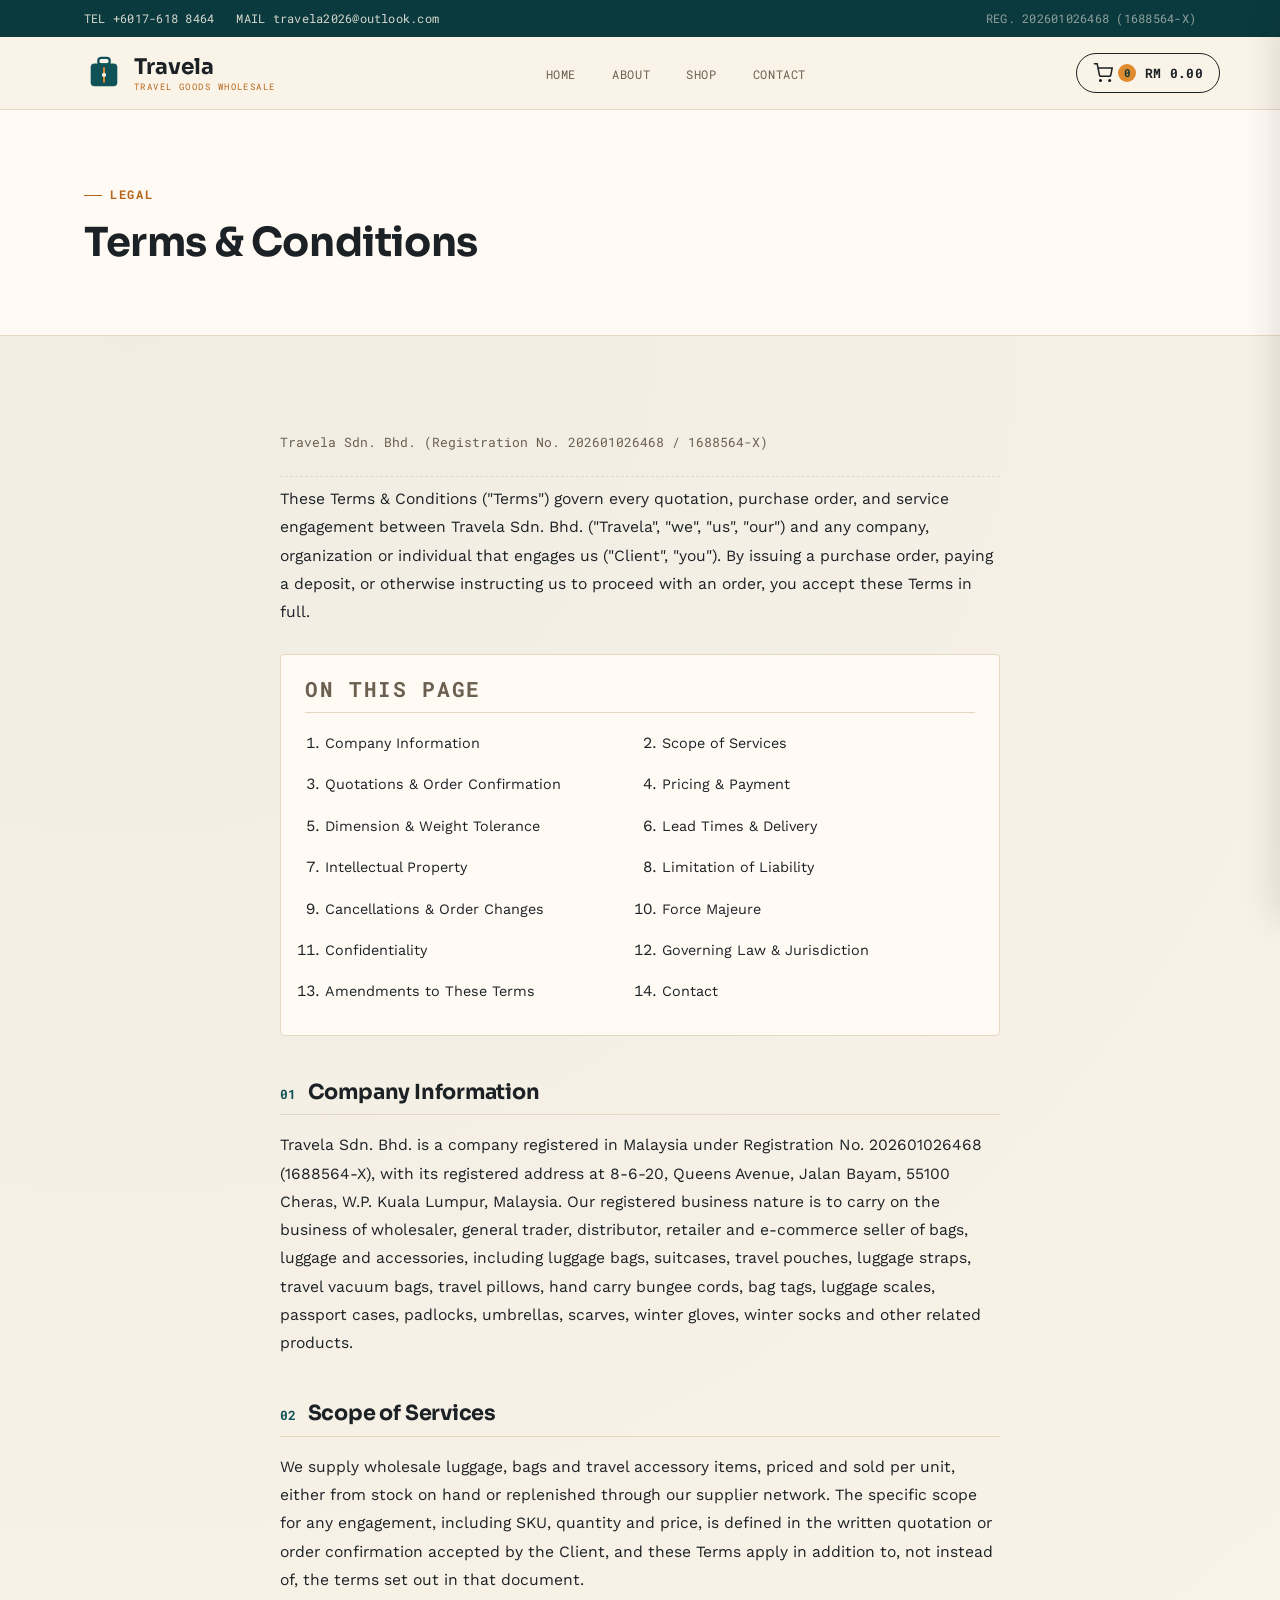
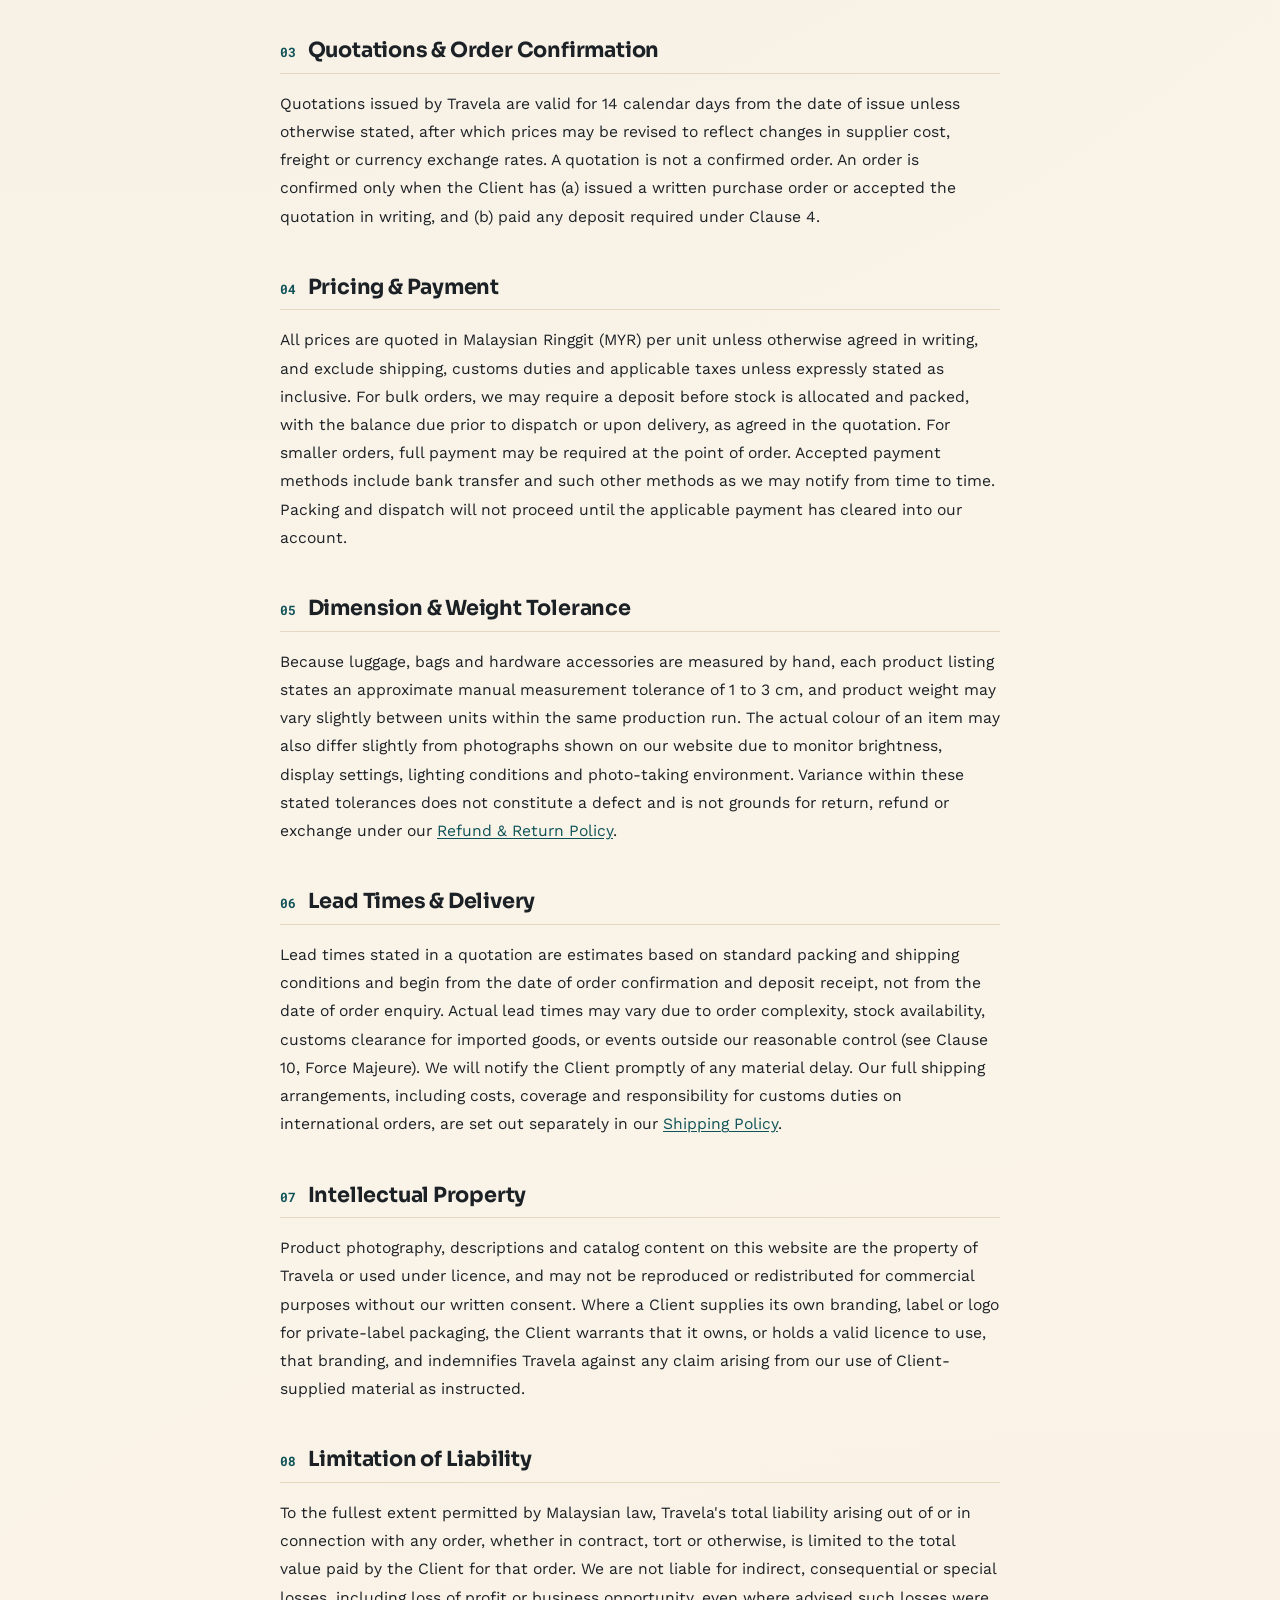
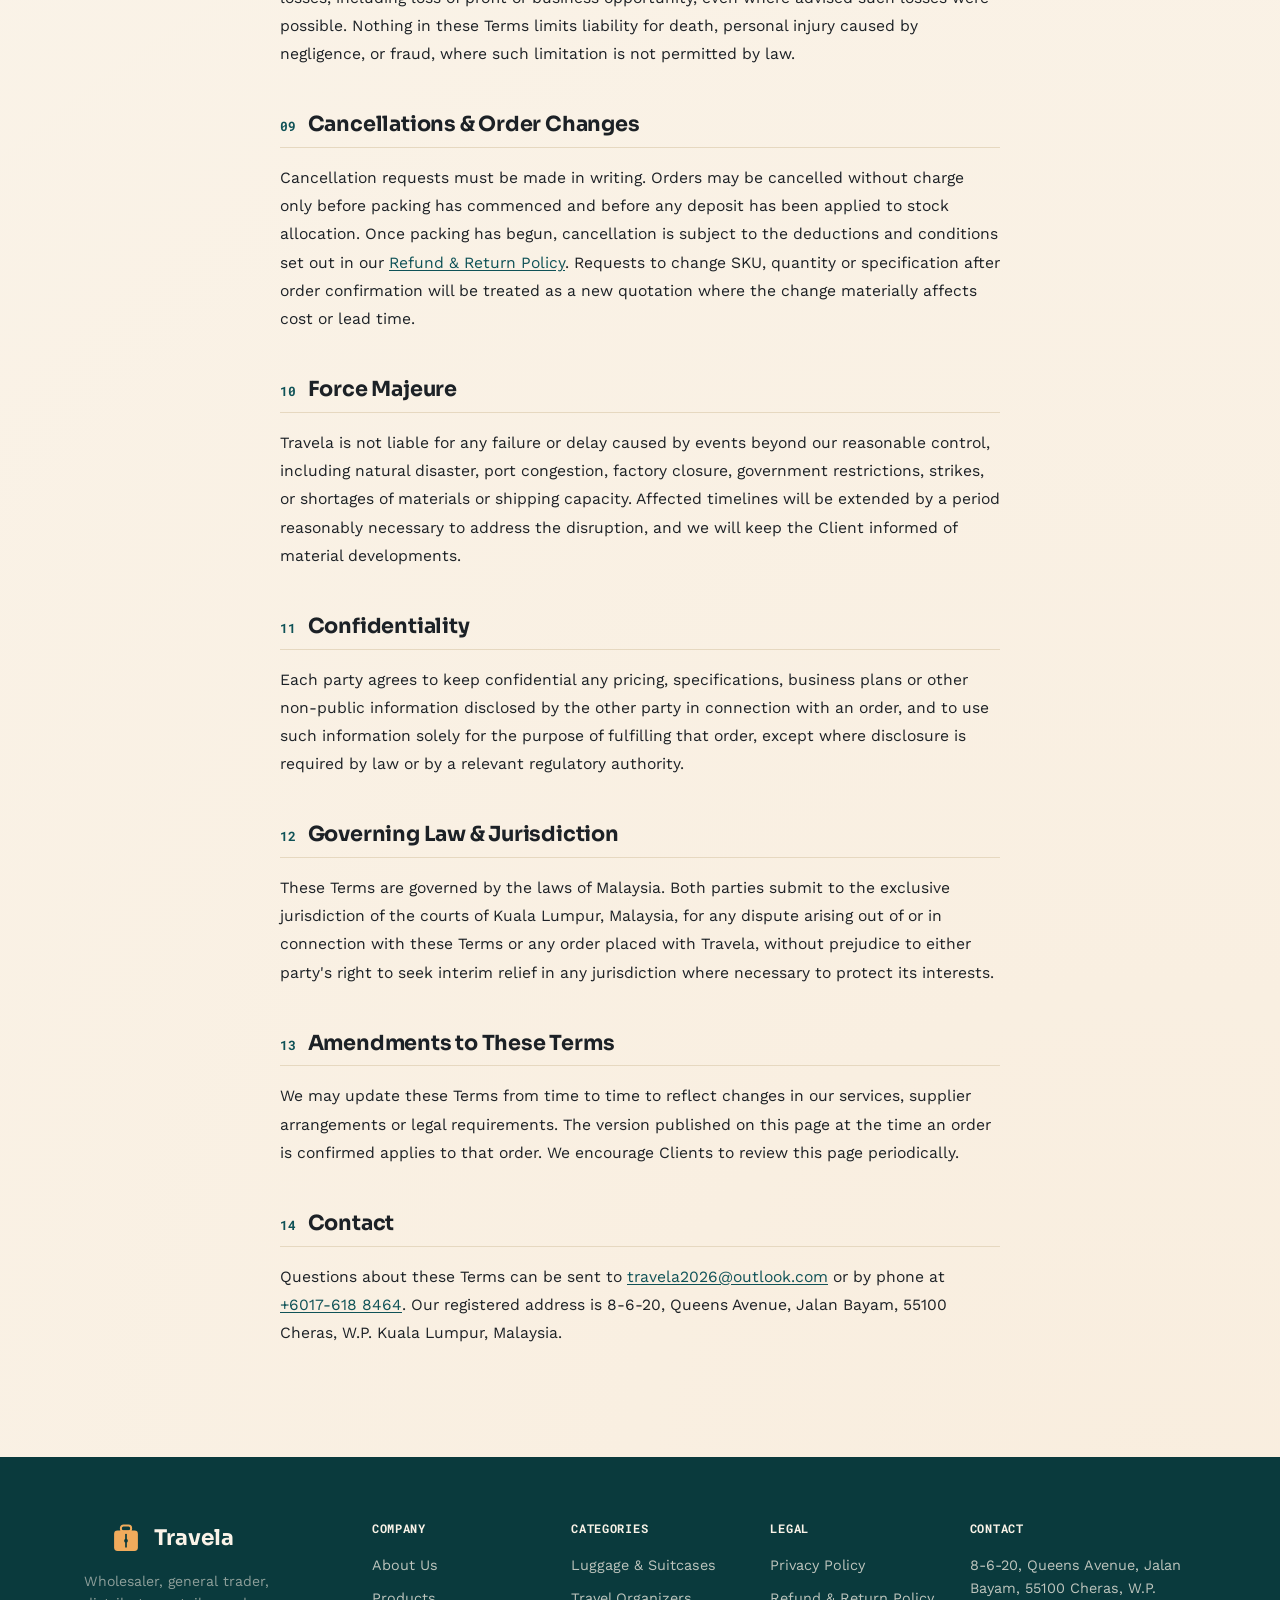
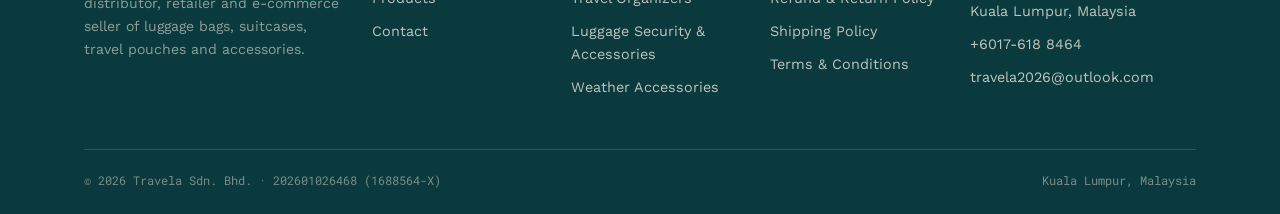
<file: terms-conditions.html>
<!doctype html>
<html lang="en">
<head>
<meta charset="UTF-8">
<meta name="viewport" content="width=device-width, initial-scale=1.0">
<title>Terms &amp; Conditions | Travela Sdn. Bhd.</title>
<meta name="description" content="Terms and conditions governing quotations, orders, dimension tolerance, payment, delivery and liability for Travela Sdn. Bhd.">
<meta property="og:title" content="Terms &amp; Conditions | Travela Sdn. Bhd.">
<meta property="og:description" content="Terms and conditions governing quotations, orders, dimension tolerance, payment, delivery and liability for Travela Sdn. Bhd.">
<meta property="og:type" content="website">
<meta property="og:url" content="https://travela.store/terms-conditions">
<meta name="twitter:card" content="summary">
<link rel="icon" type="image/svg+xml" href="assets/favicon.svg">
<link rel="stylesheet" href="css/style.css">
</head>
<body>

<div class="topbar">
  <div class="container">
    <div class="contact-links">
      <span>TEL +6017-618 8464</span>
      <span>MAIL travela2026@outlook.com</span>
    </div>
    <div class="reg-no">REG. 202601026468 (1688564-X)</div>
  </div>
</div>

<header class="site-header">
  <nav class="nav container">
    <a href="/" class="brand">
      <svg class="brand-mark" viewBox="0 0 40 40">
        <rect x="14" y="4" width="12" height="7" rx="3" fill="none" stroke="var(--petrol)" stroke-width="2.4"/>
        <rect x="6" y="10" width="28" height="24" rx="4" fill="var(--petrol)"/>
        <rect x="19" y="14" width="2" height="16" fill="var(--amber)"/>
        <circle cx="20" cy="22" r="2.2" fill="var(--sand)"/>
      </svg>
      <span class="brand-text">Travela<small>Travel Goods Wholesale</small></span>
    </a>
    <ul class="nav-links">
      <li><a href="/">Home</a></li>
      <li><a href="about">About</a></li>
      <li><a href="products">Shop</a></li>
      <li><a href="contact">Contact</a></li>
    </ul>
    <div class="nav-actions">
      <button type="button" class="cart-toggle" data-cart-toggle aria-label="Open quote cart" aria-expanded="false">
        <svg class="cart-toggle__icon" width="20" height="20" viewBox="0 0 24 24" fill="none" stroke="currentColor" stroke-width="1.8"><circle cx="9" cy="21" r="1"/><circle cx="20" cy="21" r="1"/><path d="M1 1h4l2.68 13.39a2 2 0 0 0 2 1.61h9.72a2 2 0 0 0 2-1.61L23 6H6"/></svg>
        <span class="cart-count" data-cart-count>0</span>
        <span class="cart-toggle__total" data-cart-total>RM 0</span>
      </button>
      <button class="nav-toggle" aria-label="Toggle navigation" aria-expanded="false">
        <span></span><span></span><span></span>
      </button>
    </div>
  </nav>
</header>

<section class="about-hero">
  <div class="container">
    <span class="eyebrow">Legal</span>
    <h1 style="font-size:clamp(1.9rem,3.5vw,2.5rem); max-width:760px;">Terms &amp; Conditions</h1>
  </div>
</section>

<section class="section">
  <div class="container">
    <div class="legal-doc">

      <div class="legal-meta">
        Travela Sdn. Bhd. (Registration No. 202601026468 / 1688564-X)
      </div>

      <p>These Terms &amp; Conditions ("Terms") govern every quotation, purchase order, and service engagement between Travela Sdn. Bhd. ("Travela", "we", "us", "our") and any company, organization or individual that engages us ("Client", "you"). By issuing a purchase order, paying a deposit, or otherwise instructing us to proceed with an order, you accept these Terms in full.</p>

      <nav class="legal-toc" aria-label="Table of contents">
        <h2>On this page</h2>
        <ol>
          <li><a href="#company">Company Information</a></li>
          <li><a href="#scope">Scope of Services</a></li>
          <li><a href="#quotations">Quotations &amp; Order Confirmation</a></li>
          <li><a href="#pricing">Pricing &amp; Payment</a></li>
          <li><a href="#tolerance">Dimension &amp; Weight Tolerance</a></li>
          <li><a href="#delivery">Lead Times &amp; Delivery</a></li>
          <li><a href="#ip">Intellectual Property</a></li>
          <li><a href="#liability">Limitation of Liability</a></li>
          <li><a href="#cancellation">Cancellations &amp; Order Changes</a></li>
          <li><a href="#force-majeure">Force Majeure</a></li>
          <li><a href="#confidentiality">Confidentiality</a></li>
          <li><a href="#law">Governing Law &amp; Jurisdiction</a></li>
          <li><a href="#amendments">Amendments to These Terms</a></li>
          <li><a href="#contact-clause">Contact</a></li>
        </ol>
      </nav>

      <section id="company">
        <h2><span class="clause-no">01</span> Company Information</h2>
        <p>Travela Sdn. Bhd. is a company registered in Malaysia under Registration No. 202601026468 (1688564-X), with its registered address at 8-6-20, Queens Avenue, Jalan Bayam, 55100 Cheras, W.P. Kuala Lumpur, Malaysia. Our registered business nature is to carry on the business of wholesaler, general trader, distributor, retailer and e-commerce seller of bags, luggage and accessories, including luggage bags, suitcases, travel pouches, luggage straps, travel vacuum bags, travel pillows, hand carry bungee cords, bag tags, luggage scales, passport cases, padlocks, umbrellas, scarves, winter gloves, winter socks and other related products.</p>
      </section>

      <section id="scope">
        <h2><span class="clause-no">02</span> Scope of Services</h2>
        <p>We supply wholesale luggage, bags and travel accessory items, priced and sold per unit, either from stock on hand or replenished through our supplier network. The specific scope for any engagement, including SKU, quantity and price, is defined in the written quotation or order confirmation accepted by the Client, and these Terms apply in addition to, not instead of, the terms set out in that document.</p>
      </section>

      <section id="quotations">
        <h2><span class="clause-no">03</span> Quotations &amp; Order Confirmation</h2>
        <p>Quotations issued by Travela are valid for 14 calendar days from the date of issue unless otherwise stated, after which prices may be revised to reflect changes in supplier cost, freight or currency exchange rates. A quotation is not a confirmed order. An order is confirmed only when the Client has (a) issued a written purchase order or accepted the quotation in writing, and (b) paid any deposit required under Clause 4.</p>
      </section>

      <section id="pricing">
        <h2><span class="clause-no">04</span> Pricing &amp; Payment</h2>
        <p>All prices are quoted in Malaysian Ringgit (MYR) per unit unless otherwise agreed in writing, and exclude shipping, customs duties and applicable taxes unless expressly stated as inclusive. For bulk orders, we may require a deposit before stock is allocated and packed, with the balance due prior to dispatch or upon delivery, as agreed in the quotation. For smaller orders, full payment may be required at the point of order. Accepted payment methods include bank transfer and such other methods as we may notify from time to time. Packing and dispatch will not proceed until the applicable payment has cleared into our account.</p>
      </section>

      <section id="tolerance">
        <h2><span class="clause-no">05</span> Dimension &amp; Weight Tolerance</h2>
        <p>Because luggage, bags and hardware accessories are measured by hand, each product listing states an approximate manual measurement tolerance of 1 to 3 cm, and product weight may vary slightly between units within the same production run. The actual colour of an item may also differ slightly from photographs shown on our website due to monitor brightness, display settings, lighting conditions and photo-taking environment. Variance within these stated tolerances does not constitute a defect and is not grounds for return, refund or exchange under our <a href="refund-policy" class="inline-link">Refund &amp; Return Policy</a>.</p>
      </section>

      <section id="delivery">
        <h2><span class="clause-no">06</span> Lead Times &amp; Delivery</h2>
        <p>Lead times stated in a quotation are estimates based on standard packing and shipping conditions and begin from the date of order confirmation and deposit receipt, not from the date of order enquiry. Actual lead times may vary due to order complexity, stock availability, customs clearance for imported goods, or events outside our reasonable control (see Clause 10, Force Majeure). We will notify the Client promptly of any material delay. Our full shipping arrangements, including costs, coverage and responsibility for customs duties on international orders, are set out separately in our <a href="shipping-policy" class="inline-link">Shipping Policy</a>.</p>
      </section>

      <section id="ip">
        <h2><span class="clause-no">07</span> Intellectual Property</h2>
        <p>Product photography, descriptions and catalog content on this website are the property of Travela or used under licence, and may not be reproduced or redistributed for commercial purposes without our written consent. Where a Client supplies its own branding, label or logo for private-label packaging, the Client warrants that it owns, or holds a valid licence to use, that branding, and indemnifies Travela against any claim arising from our use of Client-supplied material as instructed.</p>
      </section>

      <section id="liability">
        <h2><span class="clause-no">08</span> Limitation of Liability</h2>
        <p>To the fullest extent permitted by Malaysian law, Travela's total liability arising out of or in connection with any order, whether in contract, tort or otherwise, is limited to the total value paid by the Client for that order. We are not liable for indirect, consequential or special losses, including loss of profit or business opportunity, even where advised such losses were possible. Nothing in these Terms limits liability for death, personal injury caused by negligence, or fraud, where such limitation is not permitted by law.</p>
      </section>

      <section id="cancellation">
        <h2><span class="clause-no">09</span> Cancellations &amp; Order Changes</h2>
        <p>Cancellation requests must be made in writing. Orders may be cancelled without charge only before packing has commenced and before any deposit has been applied to stock allocation. Once packing has begun, cancellation is subject to the deductions and conditions set out in our <a href="refund-policy" class="inline-link">Refund &amp; Return Policy</a>. Requests to change SKU, quantity or specification after order confirmation will be treated as a new quotation where the change materially affects cost or lead time.</p>
      </section>

      <section id="force-majeure">
        <h2><span class="clause-no">10</span> Force Majeure</h2>
        <p>Travela is not liable for any failure or delay caused by events beyond our reasonable control, including natural disaster, port congestion, factory closure, government restrictions, strikes, or shortages of materials or shipping capacity. Affected timelines will be extended by a period reasonably necessary to address the disruption, and we will keep the Client informed of material developments.</p>
      </section>

      <section id="confidentiality">
        <h2><span class="clause-no">11</span> Confidentiality</h2>
        <p>Each party agrees to keep confidential any pricing, specifications, business plans or other non-public information disclosed by the other party in connection with an order, and to use such information solely for the purpose of fulfilling that order, except where disclosure is required by law or by a relevant regulatory authority.</p>
      </section>

      <section id="law">
        <h2><span class="clause-no">12</span> Governing Law &amp; Jurisdiction</h2>
        <p>These Terms are governed by the laws of Malaysia. Both parties submit to the exclusive jurisdiction of the courts of Kuala Lumpur, Malaysia, for any dispute arising out of or in connection with these Terms or any order placed with Travela, without prejudice to either party's right to seek interim relief in any jurisdiction where necessary to protect its interests.</p>
      </section>

      <section id="amendments">
        <h2><span class="clause-no">13</span> Amendments to These Terms</h2>
        <p>We may update these Terms from time to time to reflect changes in our services, supplier arrangements or legal requirements. The version published on this page at the time an order is confirmed applies to that order. We encourage Clients to review this page periodically.</p>
      </section>

      <section id="contact-clause">
        <h2><span class="clause-no">14</span> Contact</h2>
        <p>Questions about these Terms can be sent to <a href="mailto:travela2026@outlook.com" class="inline-link">travela2026@outlook.com</a> or by phone at <a href="tel:+60176188464" class="inline-link">+6017-618 8464</a>. Our registered address is 8-6-20, Queens Avenue, Jalan Bayam, 55100 Cheras, W.P. Kuala Lumpur, Malaysia.</p>
      </section>

    </div>
  </div>
</section>

<footer class="site-footer">
  <div class="container">
    <div class="footer-grid">
      <div class="footer-brand">
        <div class="brand" style="color:#faf3e8;">
          <svg class="brand-mark" viewBox="0 0 40 40">
            <rect x="14" y="4" width="12" height="7" rx="3" fill="none" stroke="var(--amber-light)" stroke-width="2.4"/>
            <rect x="6" y="10" width="28" height="24" rx="4" fill="var(--amber-light)"/>
            <rect x="19" y="14" width="2" height="16" fill="var(--petrol-deep)"/>
            <circle cx="20" cy="22" r="2.2" fill="var(--petrol-deep)"/>
          </svg>
          <span>Travela</span>
        </div>
        <p>Wholesaler, general trader, distributor, retailer and e-commerce seller of luggage bags, suitcases, travel pouches and accessories.</p>
      </div>
      <div>
        <h4>Company</h4>
        <ul>
          <li><a href="about">About Us</a></li>
          <li><a href="products">Products</a></li>
          <li><a href="contact">Contact</a></li>
        </ul>
      </div>
      <div>
        <h4>Categories</h4>
        <ul>
          <li><a href="products">Luggage &amp; Suitcases</a></li>
          <li><a href="products">Travel Organizers</a></li>
          <li><a href="products">Luggage Security &amp; Accessories</a></li>
          <li><a href="products">Weather Accessories</a></li>
        </ul>
      </div>
      <div>
        <h4>Legal</h4>
        <ul>
          <li><a href="privacy-policy">Privacy Policy</a></li>
          <li><a href="refund-policy">Refund &amp; Return Policy</a></li>
          <li><a href="shipping-policy">Shipping Policy</a></li>
          <li><a href="terms-conditions">Terms &amp; Conditions</a></li>
        </ul>
      </div>
      <div>
        <h4>Contact</h4>
        <ul>
          <li>8-6-20, Queens Avenue, Jalan Bayam, 55100 Cheras, W.P. Kuala Lumpur, Malaysia</li>
          <li><a href="tel:+60176188464">+6017-618 8464</a></li>
          <li><a href="mailto:travela2026@outlook.com">travela2026@outlook.com</a></li>
        </ul>
      </div>
    </div>
    <div class="footer-bottom">
      <span>&copy; <span id="year"></span> Travela Sdn. Bhd. &middot; 202601026468 (1688564-X)</span>
      <span>Kuala Lumpur, Malaysia</span>
    </div>
  </div>
</footer>

<script src="js/cart.js"></script>
<script src="js/main.js"></script>
</body>
</html>
</file>
<file: css/style.css>
@import url('https://fonts.googleapis.com/css2?family=Sora:wght@400;500;600;700;800&family=Work+Sans:wght@400;500;600;700&family=Roboto+Mono:wght@400;500;700&display=swap');

:root {
  /* Boarding-pass palette — travel goods / luggage identity */
  --ink: #1c2126;
  --charcoal: #2a3138;
  --petrol: #0f5257;
  --petrol-deep: #0a3a3d;
  --petrol-mid: #146b70;
  --petrol-text: #0f5257; /* AA-safe on sand/panel backgrounds (~6.2:1) */
  --amber: #e08a2e;
  --amber-light: #f0ab5c;
  --amber-text: #b5661a; /* AA-safe amber for small text/links (~4.7:1) */
  --sand: #faf3e8;
  --sand-deep: #f0e4d0;
  --panel: #fffaf3;
  --line: #e6d8c0;
  --muted: #6b5f4f; /* AA-safe muted text on sand/panel */
  --white: #ffffff;
  --radius: 4px;
  --radius-lg: 10px;
  --shadow-sm: 0 2px 10px rgba(28, 33, 38, 0.08);
  --shadow-md: 0 16px 36px rgba(28, 33, 38, 0.16);
  --max-width: 1160px;
  font-size: 16px;
}

* { box-sizing: border-box; margin: 0; padding: 0; }

html { scroll-behavior: smooth; }

@media (prefers-reduced-motion: reduce) {
  html { scroll-behavior: auto; }
  * { animation-duration: 0.01ms !important; animation-iteration-count: 1 !important; transition-duration: 0.01ms !important; }
}

body {
  font-family: 'Work Sans', -apple-system, BlinkMacSystemFont, 'Segoe UI', sans-serif;
  color: var(--ink);
  background: var(--sand);
  line-height: 1.6;
  -webkit-font-smoothing: antialiased;
  background-image:
    radial-gradient(circle at 10% 6%, rgba(15,82,87,0.04), transparent 42%),
    radial-gradient(circle at 90% 94%, rgba(224,138,46,0.05), transparent 42%);
}

h1, h2, h3, h4 {
  font-family: 'Sora', -apple-system, sans-serif;
  font-weight: 700;
  line-height: 1.18;
  color: var(--ink);
  letter-spacing: -0.01em;
}

a { color: inherit; text-decoration: none; }

img, svg { display: block; max-width: 100%; }

ul { list-style: none; }

:focus-visible {
  outline: 2.5px solid var(--petrol);
  outline-offset: 3px;
}

.container {
  max-width: var(--max-width);
  margin: 0 auto;
  padding: 0 24px;
}

.mono {
  font-family: 'Roboto Mono', monospace;
}

.eyebrow {
  display: inline-flex;
  align-items: center;
  gap: 8px;
  font-family: 'Roboto Mono', monospace;
  font-size: 0.74rem;
  font-weight: 700;
  letter-spacing: 0.14em;
  text-transform: uppercase;
  color: var(--amber-text);
  margin-bottom: 14px;
}
.eyebrow::before {
  content: "";
  width: 18px;
  height: 1px;
  background: var(--amber-text);
  display: inline-block;
}
.section--dark .eyebrow,
.hero .eyebrow { color: var(--amber-light); }
.section--dark .eyebrow::before,
.hero .eyebrow::before { background: var(--amber-light); }

.section { padding: 96px 0; }
.section--tight { padding: 64px 0; }
.section--alt { background: var(--panel); border-top: 1px solid var(--line); border-bottom: 1px solid var(--line); }
.section--dark { background: var(--petrol-deep); color: var(--sand); }

.section-head {
  max-width: 640px;
  margin: 0 auto 52px;
  text-align: center;
}
.section-head h2 { font-size: clamp(1.8rem, 3vw, 2.5rem); margin-bottom: 14px; }
.section-head p { color: var(--muted); font-size: 1.05rem; }
.section--dark .section-head p { color: rgba(250,243,232,0.72); }

/* Scroll reveal */
[data-reveal] {
  opacity: 0;
  transform: translateY(18px);
  transition: opacity 0.7s cubic-bezier(0.2, 0.7, 0.2, 1), transform 0.7s cubic-bezier(0.2, 0.7, 0.2, 1);
}
[data-reveal].is-visible { opacity: 1; transform: none; }

/* Buttons */
.btn {
  display: inline-flex;
  align-items: center;
  justify-content: center;
  gap: 8px;
  padding: 14px 28px;
  border-radius: 999px;
  font-weight: 600;
  font-size: 0.92rem;
  font-family: 'Work Sans', sans-serif;
  border: 1.5px solid transparent;
  cursor: pointer;
  transition: transform 0.15s ease, box-shadow 0.15s ease, background 0.15s ease, color 0.15s ease, border-color 0.15s ease;
}
.btn:hover { transform: translateY(-1px); }

.btn--amber { background: var(--amber); color: var(--petrol-deep); }
.btn--amber:hover { background: var(--amber-light); box-shadow: var(--shadow-md); }

.btn--outline { border-color: rgba(250,243,232,0.45); color: var(--sand); }
.btn--outline:hover { background: rgba(250,243,232,0.12); border-color: var(--sand); }

.btn--outline-dark { border-color: var(--ink); color: var(--ink); }
.btn--outline-dark:hover { background: var(--ink); color: var(--sand); }

.btn--sm { padding: 9px 18px; font-size: 0.82rem; }

/* Top bar */
.topbar {
  background: var(--petrol-deep);
  color: rgba(250,243,232,0.85);
  font-family: 'Roboto Mono', monospace;
  font-size: 0.76rem;
  letter-spacing: 0.02em;
}
.topbar .container {
  display: flex;
  justify-content: space-between;
  align-items: center;
  padding-top: 9px;
  padding-bottom: 9px;
  flex-wrap: wrap;
  gap: 6px;
}
.topbar a { color: rgba(250,243,232,0.85); }
.topbar a:hover { color: var(--amber-light); }
.topbar .contact-links { display: flex; gap: 22px; flex-wrap: wrap; }
.topbar .contact-links span { display: inline-flex; align-items: center; gap: 6px; }
.topbar .reg-no { opacity: 0.65; }

/* Header / Nav */
.site-header {
  background: var(--sand);
  border-bottom: 1px solid var(--line);
  position: sticky;
  top: 0;
  z-index: 50;
}
.nav {
  display: flex;
  align-items: center;
  justify-content: space-between;
  padding: 16px 0;
}
.brand {
  display: flex;
  align-items: center;
  gap: 11px;
  padding-left: 25px;
  font-family: 'Sora', sans-serif;
  font-weight: 700;
  font-size: 1.35rem;
  color: var(--ink);
}
.brand-mark { width: 38px; height: 38px; flex-shrink: 0; }
.footer-brand .brand-mark { width: 34px; height: 34px; }
.brand-text { display: flex; flex-direction: column; line-height: 1.05; }
.brand-text small {
  display: block;
  font-family: 'Roboto Mono', monospace;
  font-weight: 400;
  font-size: 0.56rem;
  letter-spacing: 0.16em;
  text-transform: uppercase;
  color: var(--amber-text);
  margin-top: 3px;
}

.nav-links { display: flex; gap: 8px; align-items: center; }
.nav-links a {
  font-family: 'Roboto Mono', monospace;
  font-weight: 400;
  font-size: 0.78rem;
  letter-spacing: 0.05em;
  text-transform: uppercase;
  color: var(--muted);
  position: relative;
  padding: 8px 14px;
}
.nav-links a:hover { color: var(--ink); }
.nav-links a.active { color: var(--petrol); }
.nav-links a.active::after {
  content: "";
  position: absolute;
  left: 14px; right: 14px; bottom: 3px;
  height: 1px;
  background: var(--petrol);
}

.nav-actions { display: flex; align-items: center; gap: 10px; }

/* Cart toggle */
.cart-toggle {
  display: inline-flex;
  align-items: center;
  gap: 9px;
  padding: 9px 16px;
  border-radius: 999px;
  border: 1.5px solid var(--ink);
  background: transparent;
  color: var(--ink);
  cursor: pointer;
  font-family: 'Roboto Mono', monospace;
  font-weight: 700;
  font-size: 0.82rem;
  transition: background 0.15s ease, color 0.15s ease, border-color 0.15s ease, transform 0.15s ease;
}
.cart-toggle:hover { background: var(--ink); color: var(--sand); transform: translateY(-1px); }
.cart-toggle.has-items { border-color: var(--petrol); color: var(--petrol-text); }
.cart-toggle.has-items:hover { background: var(--petrol); color: var(--sand); }
.cart-toggle__icon { flex-shrink: 0; }
.cart-count {
  display: inline-flex;
  align-items: center;
  justify-content: center;
  min-width: 18px;
  height: 18px;
  padding: 0 4px;
  border-radius: 999px;
  background: var(--amber);
  color: var(--petrol-deep);
  font-size: 0.68rem;
  font-weight: 700;
  margin-left: -4px;
}
.cart-toggle__total { letter-spacing: 0.02em; }
.cart-toggle--pulse { animation: cartPulse 0.4s ease; }
@keyframes cartPulse {
  0% { transform: scale(1); }
  35% { transform: scale(1.12); }
  100% { transform: scale(1); }
}

/* Cart drawer */
.cart-overlay {
  position: fixed;
  inset: 0;
  background: rgba(28, 33, 38, 0.5);
  opacity: 0;
  pointer-events: none;
  transition: opacity 0.25s ease;
  z-index: 90;
}
.cart-overlay.is-open { opacity: 1; pointer-events: auto; }

.cart-drawer {
  position: fixed;
  top: 0;
  right: 0;
  bottom: 0;
  width: min(420px, 100%);
  background: var(--sand);
  box-shadow: var(--shadow-md);
  transform: translateX(100%);
  transition: transform 0.3s cubic-bezier(0.2, 0.7, 0.2, 1);
  z-index: 91;
  display: flex;
  flex-direction: column;
}
.cart-drawer.is-open { transform: translateX(0); }

.cart-drawer__head {
  display: flex;
  align-items: center;
  justify-content: space-between;
  padding: 22px 24px;
  border-bottom: 1px solid var(--line);
}
.cart-drawer__head h3 { font-size: 1.15rem; }
.cart-drawer__close {
  background: none;
  border: none;
  font-size: 1.6rem;
  line-height: 1;
  cursor: pointer;
  color: var(--muted);
  padding: 4px 8px;
}
.cart-drawer__close:hover { color: var(--ink); }

.cart-drawer__body { flex: 1; overflow-y: auto; padding: 12px 24px; }
.cart-empty { color: var(--muted); font-size: 0.92rem; padding: 24px 0; }

.cart-line {
  display: flex;
  flex-direction: row;
  align-items: flex-start;
  gap: 14px;
  padding: 16px 0;
  border-bottom: 1px dashed var(--line);
}
.cart-line__thumb {
  width: 56px;
  height: 56px;
  flex-shrink: 0;
  object-fit: cover;
  border-radius: var(--radius);
  border: 1px solid var(--line);
  background: var(--panel);
}
.cart-line__thumb--empty {
  background: var(--panel);
  background-image: linear-gradient(135deg, var(--line) 0%, var(--line) 8%, transparent 8%, transparent 50%, var(--line) 50%, var(--line) 58%, transparent 58%, transparent 100%);
  background-size: 10px 10px;
}
.cart-line__main { flex: 1; min-width: 0; display: flex; flex-direction: column; gap: 10px; }
.cart-line__info { display: flex; flex-direction: column; gap: 3px; }
.cart-line__name { font-size: 0.92rem; font-weight: 500; }
.cart-line__sku { font-size: 0.72rem; color: var(--muted); }
.cart-line__controls { display: flex; align-items: center; justify-content: space-between; gap: 10px; }
.cart-line__price { font-size: 0.86rem; font-weight: 600; }
.cart-line__remove {
  background: none;
  border: none;
  font-size: 1.2rem;
  line-height: 1;
  color: var(--muted);
  cursor: pointer;
  padding: 2px 6px;
}
.cart-line__remove:hover { color: var(--petrol); }

.cart-drawer__foot {
  padding: 20px 24px 24px;
  border-top: 1px solid var(--line);
  display: flex;
  flex-direction: column;
  gap: 14px;
}
.cart-drawer__subtotal {
  display: flex;
  align-items: baseline;
  justify-content: space-between;
  font-family: 'Roboto Mono', monospace;
}
.cart-drawer__subtotal span { font-size: 0.78rem; text-transform: uppercase; letter-spacing: 0.05em; color: var(--muted); }
.cart-drawer__subtotal strong { font-size: 1.3rem; color: var(--ink); }
.cart-drawer__clear {
  background: none;
  border: none;
  font-size: 0.8rem;
  color: var(--muted);
  text-decoration: underline;
  text-underline-offset: 2px;
  cursor: pointer;
  align-self: center;
}
.cart-drawer__clear:hover { color: var(--petrol); }

body.cart-open { overflow: hidden; }

/* Quantity stepper */
.qty-stepper { display: inline-flex; align-items: center; border: 1px solid var(--line); border-radius: 999px; overflow: hidden; }
.qty-btn {
  background: var(--panel);
  border: none;
  width: 30px;
  height: 30px;
  font-size: 1rem;
  cursor: pointer;
  color: var(--ink);
  transition: background 0.15s ease;
}
.qty-btn:hover { background: var(--sand-deep); }
.qty-input {
  width: 44px;
  text-align: center;
  border: none;
  border-left: 1px solid var(--line);
  border-right: 1px solid var(--line);
  height: 30px;
  font-family: 'Roboto Mono', monospace;
  font-size: 0.85rem;
  background: var(--panel);
  color: var(--ink);
  -moz-appearance: textfield;
}
.qty-input::-webkit-outer-spin-button, .qty-input::-webkit-inner-spin-button { -webkit-appearance: none; margin: 0; }
.qty-stepper--sm .qty-btn { width: 26px; height: 26px; }
.qty-stepper--sm .qty-input { width: 38px; height: 26px; }

/* Size select — shown only on products with a sizes[] entry */
.size-select {
  height: 32px;
  padding: 0 10px;
  border: 1px solid var(--line);
  border-radius: 999px;
  background: var(--panel);
  color: var(--ink);
  font-family: 'Roboto Mono', monospace;
  font-size: 0.8rem;
  cursor: pointer;
}
.size-select:focus { outline: none; border-color: var(--petrol); }
.product-detail__buy .size-select { height: 46px; padding: 0 14px; font-size: 0.88rem; }

.nav-toggle {
  display: none;
  flex-direction: column;
  gap: 5px;
  background: none;
  border: none;
  cursor: pointer;
  padding: 6px;
}
.nav-toggle span { width: 24px; height: 2px; background: var(--ink); border-radius: 2px; }

/* Hero */
.hero {
  background: var(--petrol-deep);
  color: var(--sand);
  position: relative;
  overflow: hidden;
}
.hero::after {
  content: "";
  position: absolute;
  inset: 0;
  background-image: radial-gradient(circle at 85% 15%, rgba(224,138,46,0.18), transparent 45%);
  pointer-events: none;
}
.hero .container {
  position: relative;
  padding-top: 88px;
  padding-bottom: 56px;
}
.hero h1 {
  font-size: clamp(2.4rem, 4.6vw, 4rem);
  color: var(--sand);
  margin-bottom: 22px;
  max-width: 820px;
}
.hero p.lead {
  font-size: 1.15rem;
  color: rgba(250,243,232,0.78);
  max-width: 640px;
  margin-bottom: 34px;
}
.hero-actions { display: flex; gap: 14px; flex-wrap: wrap; margin-bottom: 28px; }
.hero-stats-line {
  display: flex;
  flex-wrap: wrap;
  gap: 10px 18px;
  align-items: center;
  font-family: 'Roboto Mono', monospace;
  font-size: 0.84rem;
  color: rgba(250,243,232,0.7);
  padding-top: 24px;
  border-top: 1px solid rgba(250,243,232,0.14);
}
.hero-stats-line strong { color: var(--amber-light); font-weight: 700; }
.hero-stats-line span.divider { color: rgba(250,243,232,0.3); }

/* Dispatch strip — wide horizontal ticket, its own section below the hero (not embedded in it) */
.dispatch-strip {
  display: flex;
  align-items: stretch;
  background: var(--panel);
  border: 1px solid var(--line);
  border-radius: var(--radius-lg);
  box-shadow: var(--shadow-sm);
  overflow: hidden;
}
.dispatch-strip__main {
  flex: 1;
  display: flex;
  flex-wrap: wrap;
  align-items: center;
  gap: 32px;
  padding: 28px 32px;
}
.dispatch-strip__title {
  font-family: 'Roboto Mono', monospace;
  font-size: 0.76rem;
  letter-spacing: 0.08em;
  text-transform: uppercase;
  font-weight: 700;
  color: var(--petrol-text);
  padding-right: 32px;
  border-right: 1px dashed var(--line);
}
.dispatch-strip__title span {
  display: block;
  font-size: 0.68rem;
  font-weight: 400;
  letter-spacing: 0.03em;
  text-transform: none;
  color: var(--muted);
  margin-top: 5px;
}
.dispatch-strip__field dt {
  font-family: 'Roboto Mono', monospace;
  font-size: 0.62rem;
  letter-spacing: 0.06em;
  text-transform: uppercase;
  color: var(--muted);
  margin-bottom: 4px;
}
.dispatch-strip__field dd { font-weight: 600; font-size: 0.92rem; }
.dispatch-strip__stub {
  flex-shrink: 0;
  width: 150px;
  background: var(--petrol-deep);
  display: flex;
  align-items: center;
  justify-content: center;
  position: relative;
}
.dispatch-strip__stub::before {
  content: "";
  position: absolute;
  left: 0; top: 0; bottom: 0;
  border-left: 2px dashed rgba(250,243,232,0.3);
}
.dispatch-strip__barcode {
  width: 90px;
  height: 44px;
  background-image: repeating-linear-gradient(90deg, var(--sand) 0px, var(--sand) 2px, transparent 2px, transparent 5px, var(--sand) 5px, var(--sand) 6px, transparent 6px, transparent 10px);
}

/* Spec bar — flight-info-board style single-row strip, not a boxed feature grid */
.spec-bar {
  display: flex;
  flex-wrap: wrap;
  align-items: center;
  justify-content: center;
  background: var(--petrol-deep);
  color: var(--sand);
}
.spec-bar__item {
  display: flex;
  align-items: baseline;
  gap: 10px;
  padding: 22px 32px;
  border-left: 1px dashed rgba(250,243,232,0.25);
}
.spec-bar__item:first-child { border-left: none; }
.spec-bar__item strong { font-family: 'Roboto Mono', monospace; font-size: 1.1rem; color: var(--amber-light); }
.spec-bar__item span { font-size: 0.86rem; color: rgba(250,243,232,0.75); }

/* Grid */
.grid { display: grid; gap: 26px; }
.grid--4 { grid-template-columns: repeat(4, 1fr); }
.grid--3 { grid-template-columns: repeat(3, 1fr); }
.grid--2 { grid-template-columns: repeat(2, 1fr); }

/* Ticket card — category cards with a torn-corner silhouette, laid out on a fixed 3-column grid (not a scroll rail or flex-wrap, which left an uneven gap on the final row) */
.category-strip { display: grid; grid-template-columns: repeat(3, 1fr); gap: 22px; }
.ticket-card {
  background: var(--panel);
  border: 1px solid var(--line);
  border-top: 3px solid var(--petrol);
  clip-path: polygon(0 0, 100% 0, 100% 100%, 22px 100%, 0 calc(100% - 22px));
  padding: 26px 24px 36px;
  transition: transform 0.25s cubic-bezier(0.2,0.7,0.3,1), box-shadow 0.25s ease, border-color 0.25s ease;
}
.ticket-card:hover { transform: translateY(-4px); box-shadow: var(--shadow-md); border-color: var(--petrol); }
.ticket-card .tag-code {
  font-family: 'Roboto Mono', monospace;
  font-size: 0.68rem;
  color: var(--petrol-text);
  letter-spacing: 0.05em;
  font-weight: 700;
}
.ticket-card h3 { font-size: 1.12rem; margin: 12px 0 8px; }
.ticket-card p { font-size: 0.9rem; color: var(--muted); }

/* Stat strip */
.stat-strip { display: grid; grid-template-columns: repeat(4, 1fr); border-top: 1px solid var(--line); border-bottom: 1px solid var(--line); background: var(--panel); }
.stat-strip div { padding: 24px; border-left: 1px solid var(--line); text-align: center; }
.stat-strip div:first-child { border-left: none; }
.stat-strip strong { display: block; font-family: 'Roboto Mono', monospace; font-size: 1.6rem; font-weight: 700; color: var(--ink); }
.stat-strip span { font-size: 0.76rem; color: var(--muted); }

/* Trust line */
.trust-line { display: flex; flex-wrap: wrap; border-top: 1px solid var(--line); }
.trust-line div { flex: 1; min-width: 220px; padding: 30px 30px; border-left: 1px solid var(--line); }
.trust-line div:first-child { border-left: none; }
.trust-line h3 { font-size: 1.1rem; margin-bottom: 6px; }
.trust-line p { color: var(--muted); font-size: 0.9rem; }

/* Value badge — core values as a stamp-icon grid, not a numbered list */
.value-badge {
  background: var(--panel);
  border: 1px solid var(--line);
  border-radius: var(--radius-lg);
  padding: 30px 24px;
  text-align: center;
}
.value-badge__icon {
  width: 52px;
  height: 52px;
  border-radius: 50%;
  background: var(--petrol-deep);
  color: var(--amber-light);
  display: flex;
  align-items: center;
  justify-content: center;
  margin: 0 auto 18px;
  border: 3px solid var(--amber);
}
.value-badge h3 { font-size: 1.05rem; margin-bottom: 8px; }
.value-badge p { color: var(--muted); font-size: 0.9rem; }

/* Product catalog — shared card, shop layout with sidebar filter */
.shop-toolbar { display: flex; align-items: center; justify-content: space-between; gap: 20px; flex-wrap: wrap; margin-bottom: 32px; padding-bottom: 20px; border-bottom: 1px solid var(--line); }
.search-bar { display: flex; gap: 10px; max-width: 360px; margin: 0; }
.search-bar input {
  flex: 1; padding: 13px 16px; border: 1.5px solid var(--line); border-radius: var(--radius);
  font-family: inherit; font-size: 0.95rem; background: var(--panel); color: var(--ink);
}
.search-bar input:focus { outline: none; border-color: var(--petrol); box-shadow: 0 0 0 3px rgba(15,82,87,0.12); }
.shop-count { font-family: 'Roboto Mono', monospace; font-size: 0.8rem; color: var(--muted); white-space: nowrap; }

.shop-layout { display: grid; grid-template-columns: 224px 1fr; gap: 44px; align-items: start; }
.shop-sidebar { position: sticky; top: 96px; display: flex; flex-direction: column; gap: 2px; }
.shop-sidebar button {
  display: flex; align-items: center; justify-content: space-between; gap: 8px;
  width: 100%; text-align: left; padding: 11px 4px; border: none; background: none; cursor: pointer;
  font-family: 'Work Sans', sans-serif; font-size: 0.92rem; font-weight: 600; color: var(--muted);
  border-bottom: 1px solid var(--line);
}
.shop-sidebar button:hover { color: var(--ink); }
.shop-sidebar button.is-active { color: var(--petrol-text); }
.shop-sidebar button .count { font-family: 'Roboto Mono', monospace; font-size: 0.72rem; font-weight: 500; color: var(--muted); }

.filter-pills { display: flex; flex-wrap: wrap; gap: 10px; }
.filter-pill {
  display: inline-flex; align-items: center; gap: 8px;
  padding: 9px 16px; border-radius: 999px; border: 1.5px solid var(--line);
  background: var(--panel); color: var(--ink); font-size: 0.85rem; font-weight: 600;
  cursor: pointer; transition: border-color 0.15s ease, background 0.15s ease, color 0.15s ease;
}
.filter-pill:hover { border-color: var(--petrol); }
.filter-pill.is-active { background: var(--petrol-deep); border-color: var(--petrol-deep); color: var(--sand); }
.filter-pill .count { font-family: 'Roboto Mono', monospace; font-size: 0.68rem; opacity: 0.6; }

.product-category { margin-bottom: 52px; scroll-margin-top: 90px; }
.product-category:last-child { margin-bottom: 0; }
.product-category__head {
  display: flex;
  align-items: baseline;
  gap: 14px;
  margin-bottom: 24px;
  padding-bottom: 12px;
  border-bottom: 1.5px solid var(--ink);
}
.product-category__head .tag-code { color: var(--petrol-text); font-weight: 700; font-family: 'Roboto Mono', monospace; font-size: 0.78rem; }
.product-category__head h2 { font-size: 1.4rem; }

.product-category__empty {
  padding: 40px 0;
  color: var(--muted);
  font-size: 0.95rem;
  border: 1px dashed var(--line);
  border-radius: var(--radius);
  text-align: center;
}

.product-card {
  background: var(--panel);
  border: 1px solid var(--line);
  border-radius: var(--radius);
  position: relative;
  display: flex;
  flex-direction: column;
  overflow: hidden;
  cursor: pointer;
  transition: transform 0.25s cubic-bezier(0.2,0.7,0.3,1), box-shadow 0.25s ease, border-color 0.25s ease;
}
.product-card:hover { transform: translateY(-4px); box-shadow: var(--shadow-md); border-color: var(--petrol); }
.product-card__media { display: block; position: relative; aspect-ratio: 1 / 1; background: var(--sand-deep); }
.product-card__media img { width: 100%; height: 100%; object-fit: cover; display: block; }
.product-card__media .tag-code {
  position: absolute;
  top: 10px;
  right: 10px;
  background: rgba(28,33,38,0.72);
  color: var(--sand);
  padding: 4px 9px;
  border-radius: 4px;
  font-size: 0.64rem;
  letter-spacing: 0.02em;
  font-family: 'Roboto Mono', monospace;
}
.product-card__body { padding: 16px 22px 22px; display: flex; flex-direction: column; flex-grow: 1; }
.product-card h3 { font-size: 1.05rem; margin: 0 0 8px; display: flex; align-items: baseline; gap: 8px; flex-wrap: wrap; }
.product-card h3:hover { color: var(--petrol); }
.product-card h3 small { font-size: 0.68rem; color: var(--muted); font-weight: 500; font-family: 'Roboto Mono', monospace; }
.product-card__body > p { font-size: 0.88rem; color: var(--muted); flex-grow: 1; margin-bottom: 20px; }

.product-card__footer {
  display: flex;
  flex-wrap: wrap;
  align-items: center;
  justify-content: space-between;
  gap: 12px;
  padding-top: 16px;
  border-top: 1px dashed var(--line);
}
.product-price {
  font-family: 'Roboto Mono', monospace;
  font-weight: 700;
  font-size: 1rem;
  color: var(--ink);
}
.product-price small { font-weight: 400; font-size: 0.72rem; color: var(--muted); margin-left: 3px; }

.product-card--link { text-decoration: none; }
.product-card--link:hover h3 { color: var(--petrol); }

/* Product detail page */
.breadcrumb { display: flex; align-items: center; gap: 8px; font-size: 0.78rem; color: var(--muted); flex-wrap: wrap; }
.breadcrumb a { color: var(--muted); }
.breadcrumb a:hover { color: var(--petrol); }
.breadcrumb span[aria-hidden] { color: var(--line); }

.product-detail {
  display: grid;
  grid-template-columns: 0.85fr 1.15fr;
  gap: 48px;
  align-items: start;
  margin-bottom: 56px;
}
.product-detail__media {
  background: var(--panel);
  border: 1px solid var(--line);
  border-radius: var(--radius-lg);
  position: relative;
  overflow: hidden;
  aspect-ratio: 1 / 1;
}
.product-detail__media img { width: 100%; height: 100%; object-fit: cover; display: block; }
.product-detail__media .tag-code {
  position: absolute;
  top: 14px;
  right: 14px;
  background: rgba(28,33,38,0.72);
  color: var(--sand);
  padding: 5px 10px;
  border-radius: 4px;
  font-size: 0.7rem;
  letter-spacing: 0.02em;
  font-family: 'Roboto Mono', monospace;
}
.product-detail__media--placeholder {
  padding: 50px 30px;
  display: flex;
  flex-direction: column;
  align-items: center;
  justify-content: center;
  text-align: center;
  min-height: 340px;
  gap: 18px;
  aspect-ratio: auto;
}
.product-detail__media-label { font-size: 0.8rem; color: var(--muted); max-width: 240px; }

.product-detail__info h1 { font-size: clamp(1.6rem, 2.6vw, 2.1rem); margin: 10px 0 14px; }
.product-detail__short { color: var(--muted); font-size: 1rem; margin-bottom: 26px; }
.product-detail__buy {
  display: flex;
  flex-wrap: wrap;
  align-items: center;
  gap: 16px;
  padding: 22px 0;
  border-top: 1px solid var(--line);
  border-bottom: 1px solid var(--line);
  margin-bottom: 16px;
}
.product-detail__buy .product-price { font-size: 1.3rem; }

.product-detail__body { max-width: 780px; margin: 0 auto 64px; }
.product-detail__body h2 { font-size: 1.25rem; margin-bottom: 14px; padding-bottom: 10px; border-bottom: 1px solid var(--line); }
.product-detail__body > p#detail-description { font-size: 1rem; line-height: 1.8; color: var(--ink); margin-bottom: 40px; }
.product-detail__body .info-table { margin-bottom: 20px; table-layout: fixed; }
.product-detail__body .info-table th { width: 260px; }
.product-detail__body .info-table td { word-break: break-word; }

.product-detail__related { border-top: 1px solid var(--line); padding-top: 48px; }

/* Testimonial cards */
.testimonial-card {
  background: var(--panel);
  border: 1px solid var(--line);
  border-radius: var(--radius-lg);
  padding: 28px 26px 24px;
  display: flex;
  flex-direction: column;
  gap: 16px;
}
.testimonial-quote {
  font-family: 'Sora', sans-serif;
  font-style: normal;
  font-weight: 500;
  font-size: 1.05rem;
  line-height: 1.5;
  color: var(--ink);
}
.testimonial-quote::before { content: "\201C"; color: var(--petrol); }
.testimonial-quote::after { content: "\201D"; color: var(--petrol); }
.testimonial-attrib { display: flex; align-items: center; gap: 12px; margin-top: auto; }
.testimonial-mark {
  width: 34px;
  height: 34px;
  border-radius: 50%;
  background: var(--petrol-deep);
  color: var(--amber-light);
  display: flex;
  align-items: center;
  justify-content: center;
  font-family: 'Roboto Mono', monospace;
  font-size: 0.72rem;
  font-weight: 700;
  flex-shrink: 0;
}
.testimonial-attrib h4 { font-size: 0.9rem; margin: 0; }
.testimonial-attrib span { font-size: 0.78rem; color: var(--muted); }

/* Vision & Mission — one plaque split by a centre divider */
.compass-panel {
  background: var(--petrol-deep);
  color: var(--sand);
  border-radius: var(--radius-lg);
  padding: 44px 40px;
  border: 1px solid var(--petrol-mid);
  display: grid;
  grid-template-columns: 1fr 1px 1fr;
  gap: 40px;
  align-items: start;
}
.compass-panel__divider { background: rgba(250,243,232,0.16); align-self: stretch; }
.compass-panel .eyebrow { color: var(--amber-light); }
.compass-panel .eyebrow::before { background: var(--amber-light); }
.compass-panel h3 { color: var(--sand); font-size: 1.35rem; margin-bottom: 12px; }
.compass-panel p { color: rgba(250,243,232,0.78); font-size: 0.98rem; }

/* Rail — capability / process list rendered as numbered rows */
.rail { border-top: 1px solid var(--line); }
.rail-row {
  display: grid;
  grid-template-columns: 92px 1fr;
  gap: 24px;
  padding: 28px 4px;
  border-bottom: 1px dashed var(--line);
  transition: background 0.2s ease;
}
.rail-row:hover { background: rgba(15,82,87,0.05); }
.rail-code {
  font-family: 'Roboto Mono', monospace;
  font-size: 0.85rem;
  color: var(--petrol-text);
  font-weight: 700;
  padding-top: 3px;
}
.rail-body h3 { font-size: 1.2rem; margin-bottom: 6px; }
.rail-body p { color: var(--muted); font-size: 0.95rem; max-width: 640px; }

/* FAQ — plain question/answer rows, no accordion chrome */
.faq-list { border-top: 1px solid var(--line); max-width: 780px; margin: 0 auto; }
.faq-item { padding: 26px 0; border-bottom: 1px dashed var(--line); }
.faq-item h3 {
  font-family: 'Work Sans', sans-serif;
  font-size: 1.05rem;
  font-weight: 600;
  color: var(--ink);
  margin-bottom: 8px;
  display: flex;
  gap: 12px;
}
.faq-item h3::before { content: "Q."; color: var(--petrol-text); font-family: 'Roboto Mono', monospace; font-weight: 700; flex-shrink: 0; }
.faq-item p { color: var(--muted); font-size: 0.96rem; padding-left: 28px; }

/* CTA banner */
.cta-banner {
  background: var(--petrol-deep);
  color: var(--sand);
  border-radius: var(--radius-lg);
  padding: 56px;
  display: flex;
  align-items: center;
  justify-content: space-between;
  gap: 32px;
  flex-wrap: wrap;
  position: relative;
  overflow: hidden;
  border: 1px solid var(--petrol-mid);
}
.cta-banner::after {
  content: "";
  position: absolute;
  inset: 0;
  background: radial-gradient(circle at 90% 10%, rgba(224,138,46,0.22), transparent 50%);
  pointer-events: none;
}
.cta-banner h2 { color: var(--sand); font-size: 1.75rem; margin-bottom: 8px; position: relative; }
.cta-banner p { color: rgba(250,243,232,0.72); position: relative; }
.cta-banner .cta-actions { position: relative; display: flex; gap: 14px; flex-wrap: wrap; }

/* About page */
.about-hero {
  background: var(--panel);
  padding: 68px 0;
  border-bottom: 1px solid var(--line);
}
.info-table { width: 100%; border-collapse: collapse; margin-top: 8px; }
.info-table tr { border-bottom: 1px dotted var(--line); }
.info-table tr:last-child { border-bottom: none; }
.info-table th, .info-table td { text-align: left; padding: 16px 12px; font-size: 0.95rem; vertical-align: top; }
.info-table th {
  width: 200px;
  font-family: 'Roboto Mono', monospace;
  font-size: 0.72rem;
  letter-spacing: 0.05em;
  text-transform: uppercase;
  color: var(--muted);
  font-weight: 700;
}

.two-col { display: grid; grid-template-columns: 1fr 1fr; gap: 56px; align-items: start; }
.two-col--stretch { align-items: stretch; }
.two-col--stretch > * { height: 100%; display: flex; flex-direction: column; }
.checklist li { display: flex; gap: 12px; padding: 11px 0; font-size: 0.96rem; color: var(--ink); }
.checklist li svg { color: var(--petrol); flex-shrink: 0; margin-top: 3px; }

/* Contact page */
.contact-grid { display: grid; grid-template-columns: 0.9fr 1.1fr; gap: 48px; }
.contact-card { display: flex; gap: 16px; padding: 20px 0; border-bottom: 1px dotted var(--line); }
.contact-card:last-child { border-bottom: none; }
.contact-card .icon {
  width: 42px; height: 42px;
  color: var(--petrol);
  display: flex; align-items: center; justify-content: center;
  flex-shrink: 0;
}
.contact-card h4 { font-family: 'Roboto Mono', monospace; font-size: 0.78rem; letter-spacing: 0.04em; text-transform: uppercase; margin-bottom: 5px; color: var(--muted); }
.contact-card p, .contact-card a { color: var(--ink); font-size: 0.96rem; }

.form-panel {
  background: var(--panel);
  border: 1px solid var(--line);
  border-radius: var(--radius-lg);
  padding: 38px;
}
.form-row { margin-bottom: 22px; }
.form-row label {
  display: block;
  font-family: 'Roboto Mono', monospace;
  font-size: 0.7rem;
  letter-spacing: 0.05em;
  text-transform: uppercase;
  font-weight: 700;
  margin-bottom: 8px;
  color: var(--muted);
}
.form-row input, .form-row select, .form-row textarea {
  width: 100%;
  padding: 10px 2px;
  border: none;
  border-bottom: 1.5px solid var(--line);
  border-radius: 0;
  font-family: inherit;
  font-size: 0.97rem;
  background: transparent;
  color: var(--ink);
}
.form-row select { padding: 10px 2px; }
.form-row input:focus, .form-row select:focus, .form-row textarea:focus {
  outline: none;
  border-color: var(--petrol);
}
.form-grid-2 { display: grid; grid-template-columns: 1fr 1fr; gap: 20px; }
.form-note { font-size: 0.82rem; color: var(--muted); margin-top: 16px; }

/* Checkout */
.checkout-grid { display: grid; grid-template-columns: 1.15fr 0.85fr; gap: 48px; align-items: start; }
.checkout-form-section { margin-bottom: 32px; }
.checkout-form-section:last-of-type { margin-bottom: 0; }
.checkout-form-section h3 { font-size: 1.05rem; margin-bottom: 18px; }
.form-divider { border: none; border-top: 1px dashed var(--line); margin: 32px 0; }

.payment-notice { display: flex; gap: 14px; align-items: flex-start; background: var(--sand-deep); border: 1px solid var(--line); border-radius: var(--radius); padding: 18px 20px; }
.payment-notice .icon { color: var(--petrol-text); flex-shrink: 0; margin-top: 2px; }
.payment-notice p { font-size: 0.92rem; color: var(--ink); }
.payment-notice p + p { margin-top: 6px; color: var(--muted); font-size: 0.85rem; }

.terms-row { display: flex; gap: 10px; align-items: flex-start; margin: 28px 0 22px; }
.terms-row input[type="checkbox"] { margin-top: 3px; width: 16px; height: 16px; accent-color: var(--petrol); flex-shrink: 0; }
.terms-row label { font-size: 0.88rem; color: var(--muted); }
.terms-row a { color: var(--petrol); text-decoration: underline; text-underline-offset: 2px; }

.order-summary-card { position: sticky; top: 96px; background: var(--panel); border: 1px solid var(--line); border-radius: var(--radius-lg); padding: 30px; }
.order-summary-card h3 { font-size: 1.15rem; margin-bottom: 18px; }
.order-summary-lines { max-height: 400px; overflow-y: auto; }
.order-summary-totals { border-top: 1px solid var(--line); margin-top: 14px; padding-top: 16px; display: flex; flex-direction: column; gap: 8px; }
.order-summary-row { display: flex; justify-content: space-between; align-items: baseline; font-size: 0.92rem; color: var(--muted); }
.order-summary-row.total { font-size: 1.2rem; color: var(--ink); font-weight: 700; font-family: 'Roboto Mono', monospace; padding-top: 10px; border-top: 1px dashed var(--line); margin-top: 4px; }

.map-embed {
  border-radius: var(--radius);
  overflow: hidden;
  border: 1px solid var(--line);
  margin-top: 24px;
  height: 260px;
  filter: grayscale(0.3) contrast(1.05);
}
.map-embed iframe { width: 100%; height: 100%; border: 0; }

/* Footer */
.site-footer { background: var(--petrol-deep); color: rgba(250,243,232,0.75); padding: 64px 0 24px; }
.footer-grid {
  display: grid;
  grid-template-columns: 1.3fr 0.85fr 0.85fr 0.85fr 1.15fr;
  gap: 32px;
  padding-bottom: 40px;
  border-bottom: 1px solid rgba(250,243,232,0.14);
}
.footer-grid h4 {
  color: var(--sand);
  font-family: 'Roboto Mono', monospace;
  font-size: 0.75rem;
  letter-spacing: 0.06em;
  text-transform: uppercase;
  margin-bottom: 18px;
}
.footer-grid ul li { margin-bottom: 10px; font-size: 0.9rem; }
.footer-grid ul li a:hover { color: var(--amber-light); }
.footer-brand p { font-size: 0.88rem; margin-top: 14px; max-width: 320px; color: rgba(250,243,232,0.55); }
.footer-bottom {
  padding-top: 22px;
  display: flex;
  justify-content: space-between;
  flex-wrap: wrap;
  gap: 10px;
  font-family: 'Roboto Mono', monospace;
  font-size: 0.72rem;
  color: rgba(250,243,232,0.45);
}

/* Legal / policy documents */
.legal-doc { max-width: 720px; margin: 0 auto; }
.legal-meta {
  font-family: 'Roboto Mono', monospace;
  font-size: 0.8rem;
  color: var(--muted);
  padding-bottom: 24px;
  margin-bottom: 8px;
  border-bottom: 1px dashed var(--line);
}
.legal-toc {
  background: var(--panel);
  border: 1px solid var(--line);
  border-radius: var(--radius);
  padding: 22px 24px;
  margin: 28px 0 8px;
}
.legal-toc h2 {
  font-family: 'Roboto Mono', monospace;
  font-size: 0.72rem;
  letter-spacing: 0.08em;
  text-transform: uppercase;
  color: var(--muted);
  margin-bottom: 12px;
  font-weight: 700;
}
.legal-toc ol {
  display: grid;
  grid-template-columns: 1fr 1fr;
  gap: 6px 24px;
  padding-left: 20px;
}
.legal-toc a { font-size: 0.9rem; color: var(--ink); }
.legal-toc a:hover { color: var(--petrol); }

.legal-doc section { margin-top: 44px; }
.legal-doc h2 {
  display: flex;
  align-items: baseline;
  gap: 12px;
  font-size: 1.3rem;
  margin-bottom: 16px;
  padding-bottom: 10px;
  border-bottom: 1px solid var(--line);
}
.legal-doc h2 .clause-no {
  font-family: 'Roboto Mono', monospace;
  font-size: 0.8rem;
  font-weight: 700;
  color: var(--petrol-text);
  flex-shrink: 0;
}
.legal-doc h3 { font-size: 1.05rem; margin: 20px 0 8px; }
.legal-doc p { font-size: 0.98rem; color: var(--ink); line-height: 1.8; margin-bottom: 14px; }
.legal-doc p.muted-note { color: var(--muted); font-size: 0.88rem; }
.legal-doc ul, .legal-doc ol.plain { padding-left: 22px; margin-bottom: 14px; }
.legal-doc li { font-size: 0.98rem; color: var(--ink); line-height: 1.75; margin-bottom: 8px; }
.legal-doc strong { font-weight: 600; }
.legal-doc a.inline-link { color: var(--petrol); text-decoration: underline; text-underline-offset: 2px; }

/* Responsive */
@media (max-width: 900px) {
  .grid--4 { grid-template-columns: repeat(2, 1fr); }
  .grid--3 { grid-template-columns: repeat(2, 1fr); }
  .two-col { grid-template-columns: 1fr; gap: 32px; }
  .contact-grid { grid-template-columns: 1fr; }
  .checkout-grid { grid-template-columns: 1fr; }
  .order-summary-card { position: static; }
  .footer-grid { grid-template-columns: 1fr 1fr; }
  .stat-strip { grid-template-columns: repeat(2, 1fr); }
  .stat-strip div:nth-child(3) { border-left: none; }
  .trust-line { flex-direction: column; }
  .trust-line div { border-left: none; border-top: 1px solid var(--line); }
  .trust-line div:first-child { border-top: none; }
  .compass-panel { grid-template-columns: 1fr; }
  .compass-panel__divider { display: none; }
  .shop-layout { grid-template-columns: 1fr; }
  .shop-sidebar { position: static; flex-direction: row; flex-wrap: wrap; gap: 8px; }
  .shop-sidebar button { width: auto; border: 1px solid var(--line); border-radius: 999px; padding: 8px 14px; }
  .product-detail { grid-template-columns: 1fr; }
  .dispatch-strip { flex-direction: column; }
  .dispatch-strip__stub { width: auto; padding: 18px 0; }
  .dispatch-strip__stub::before { display: none; }
  .category-strip { grid-template-columns: repeat(2, 1fr); }
}

@media (max-width: 720px) {
  .nav-links {
    position: absolute;
    top: 100%;
    left: 0;
    right: 0;
    background: var(--sand);
    border-bottom: 1px solid var(--line);
    flex-direction: column;
    align-items: flex-start;
    padding: 20px 24px;
    gap: 4px;
    display: none;
  }
  .nav-links.open { display: flex; }
  .nav-links a { padding: 12px 0; }
  .nav-actions { gap: 6px; }
  .cart-toggle { padding: 9px 11px; gap: 0; }
  .cart-toggle__total { display: none; }
  .cart-count { margin-left: 0; }
  .nav-toggle { display: flex; padding: 10px; }
  .grid--4, .grid--3, .grid--2 { grid-template-columns: 1fr; }
  .cta-banner { padding: 36px 24px; flex-direction: column; align-items: flex-start; }
  .footer-grid { grid-template-columns: 1fr; }
  .form-grid-2 { grid-template-columns: 1fr; }
  .topbar .container { justify-content: center; text-align: center; gap: 2px; padding-top: 8px; padding-bottom: 8px; }
  .topbar .contact-links { gap: 2px; justify-content: center; width: 100%; }
  .topbar .reg-no { font-size: 0.7rem; }
  .rail-row { grid-template-columns: 1fr; gap: 8px; }
  .stat-strip { grid-template-columns: 1fr 1fr; }
  .shop-toolbar { flex-direction: column; align-items: stretch; }
  .search-bar { max-width: none; }
  .legal-toc ol { grid-template-columns: 1fr; }
  .legal-doc h2 { flex-direction: column; gap: 2px; }
  .cart-drawer { width: 100%; }
  .product-card__footer .btn { width: 100%; }
  .product-detail__buy .btn { width: 100%; }
  .spec-bar__item { padding: 16px 20px; border-left: none; border-top: 1px dashed rgba(250,243,232,0.25); flex: 1 1 45%; }
  .spec-bar__item:first-child { border-top: none; }
  .dispatch-strip__title { border-right: none; border-bottom: 1px dashed var(--line); padding: 0 0 16px; width: 100%; }
  .category-strip { grid-template-columns: 1fr; }

  /* Prevent iOS Safari from auto-zooming on focus (triggers under 16px) */
  .form-row input, .form-row select, .form-row textarea, .qty-input { font-size: 16px; }

  /* Roomier touch targets in the cart drawer */
  .cart-line__controls { flex-wrap: wrap; row-gap: 10px; }
  .qty-stepper--sm .qty-btn { width: 30px; height: 30px; }
  .qty-stepper--sm .qty-input { width: 40px; height: 30px; }
  .cart-line__remove { padding: 8px 10px; }
  .cart-drawer__close { padding: 8px 10px; }
}

@media (max-width: 560px) {
  .info-table, .info-table tbody, .info-table tr, .info-table th, .info-table td {
    display: block;
    width: auto !important;
  }
  .info-table tr { padding: 12px 0; }
  .info-table th { padding: 0 0 6px; }
  .info-table td { padding: 0; }
}
</file>
